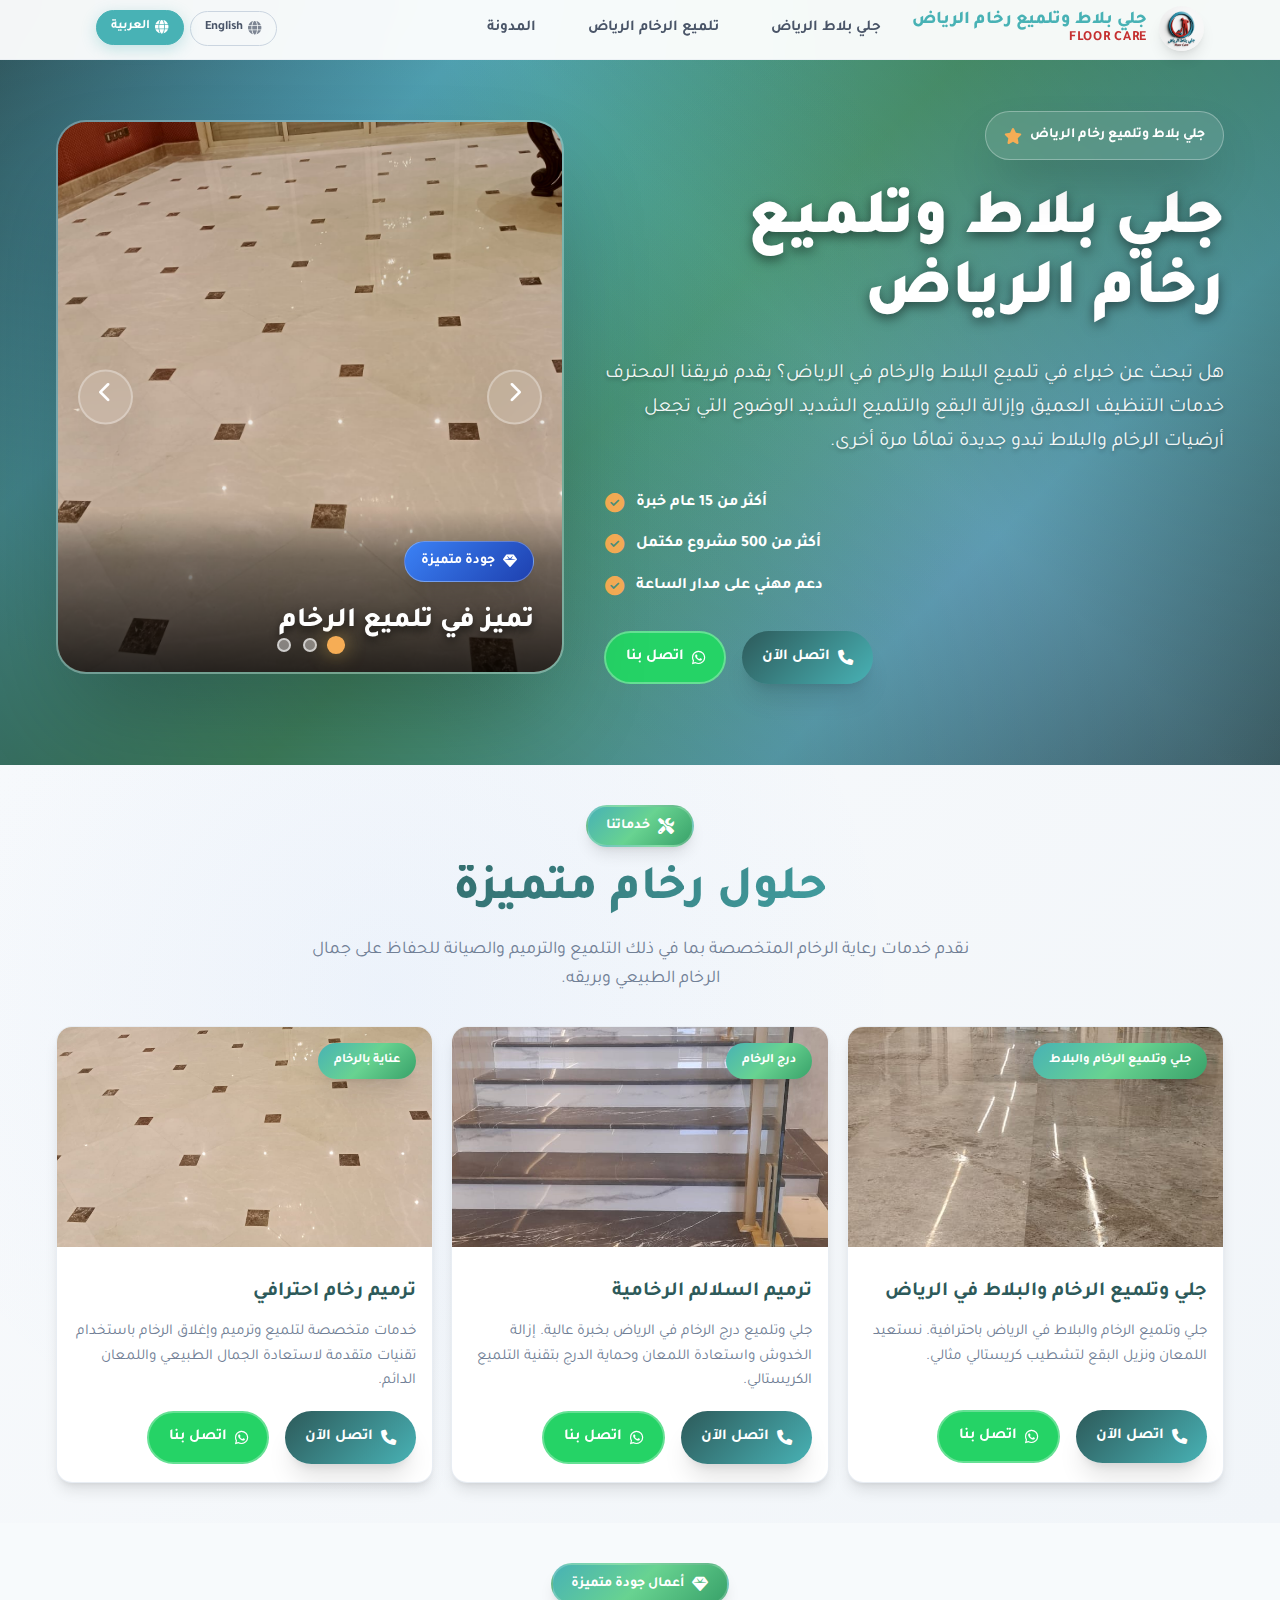
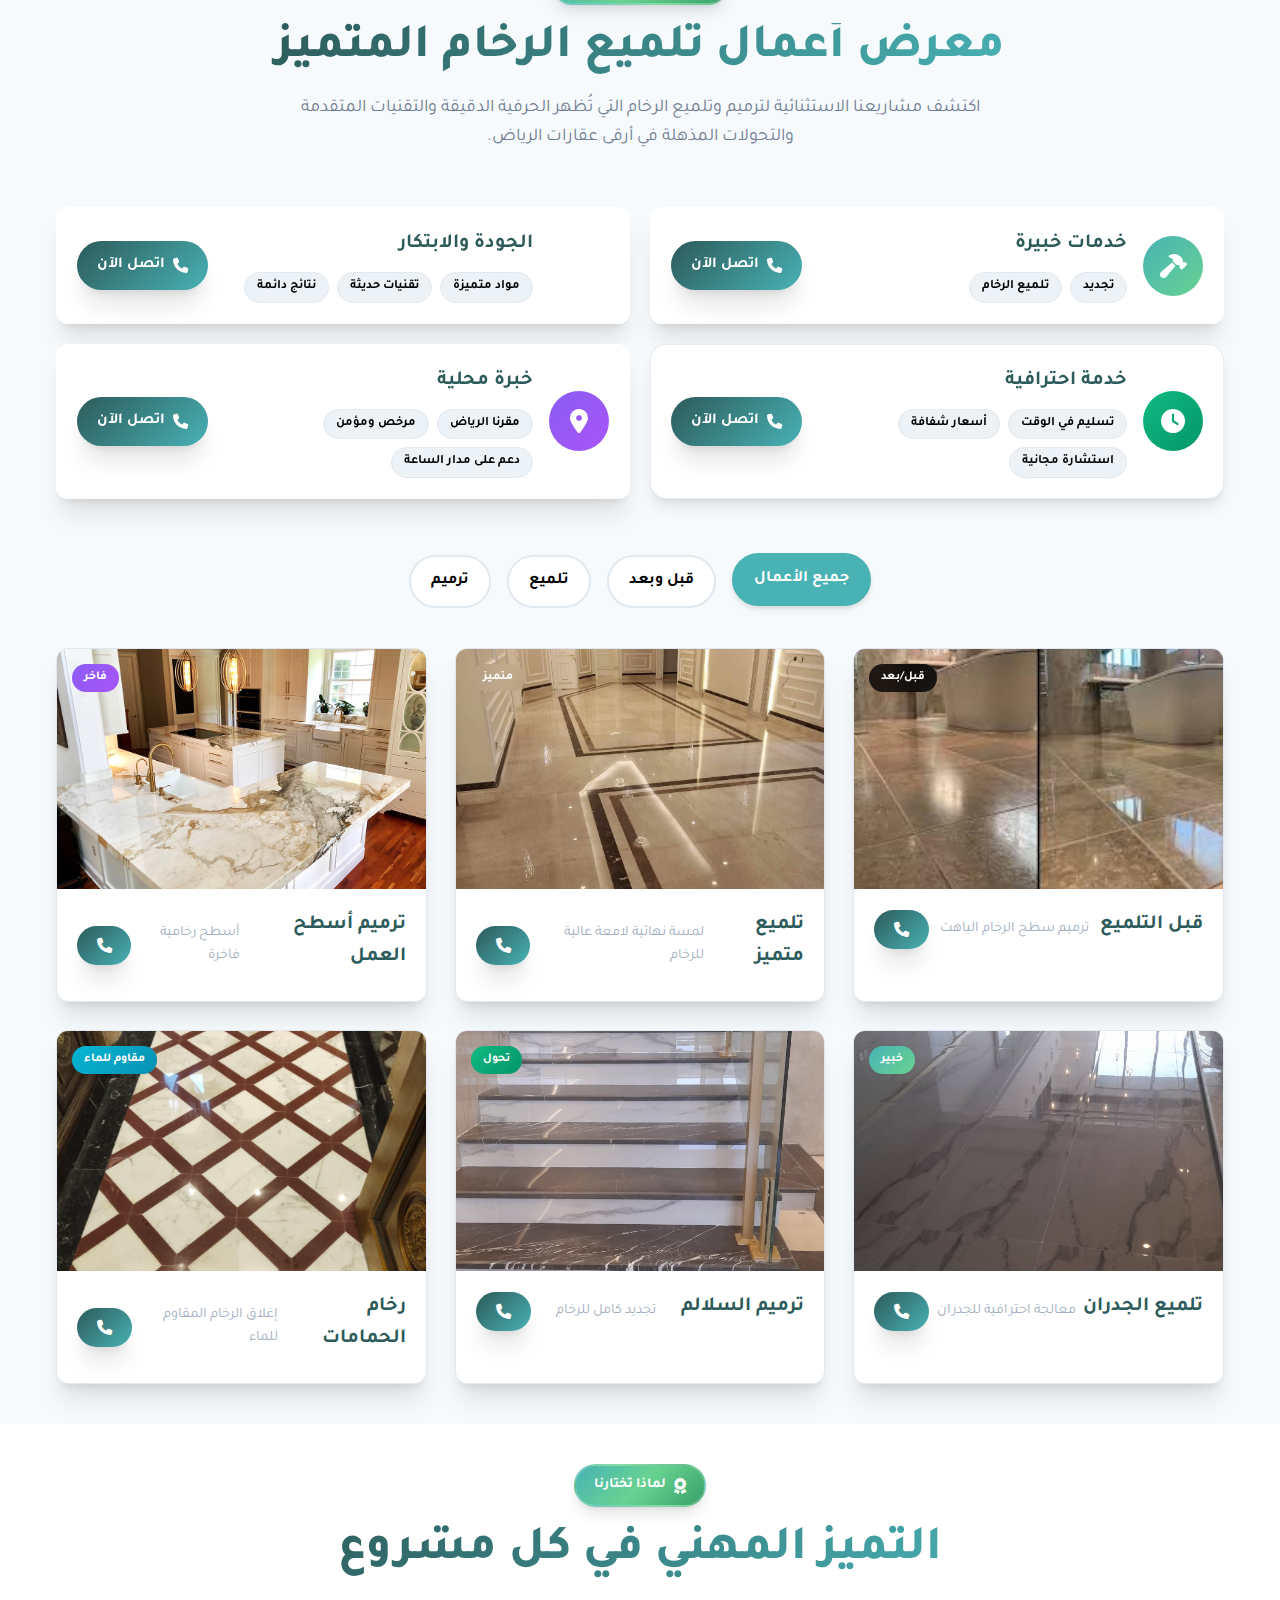
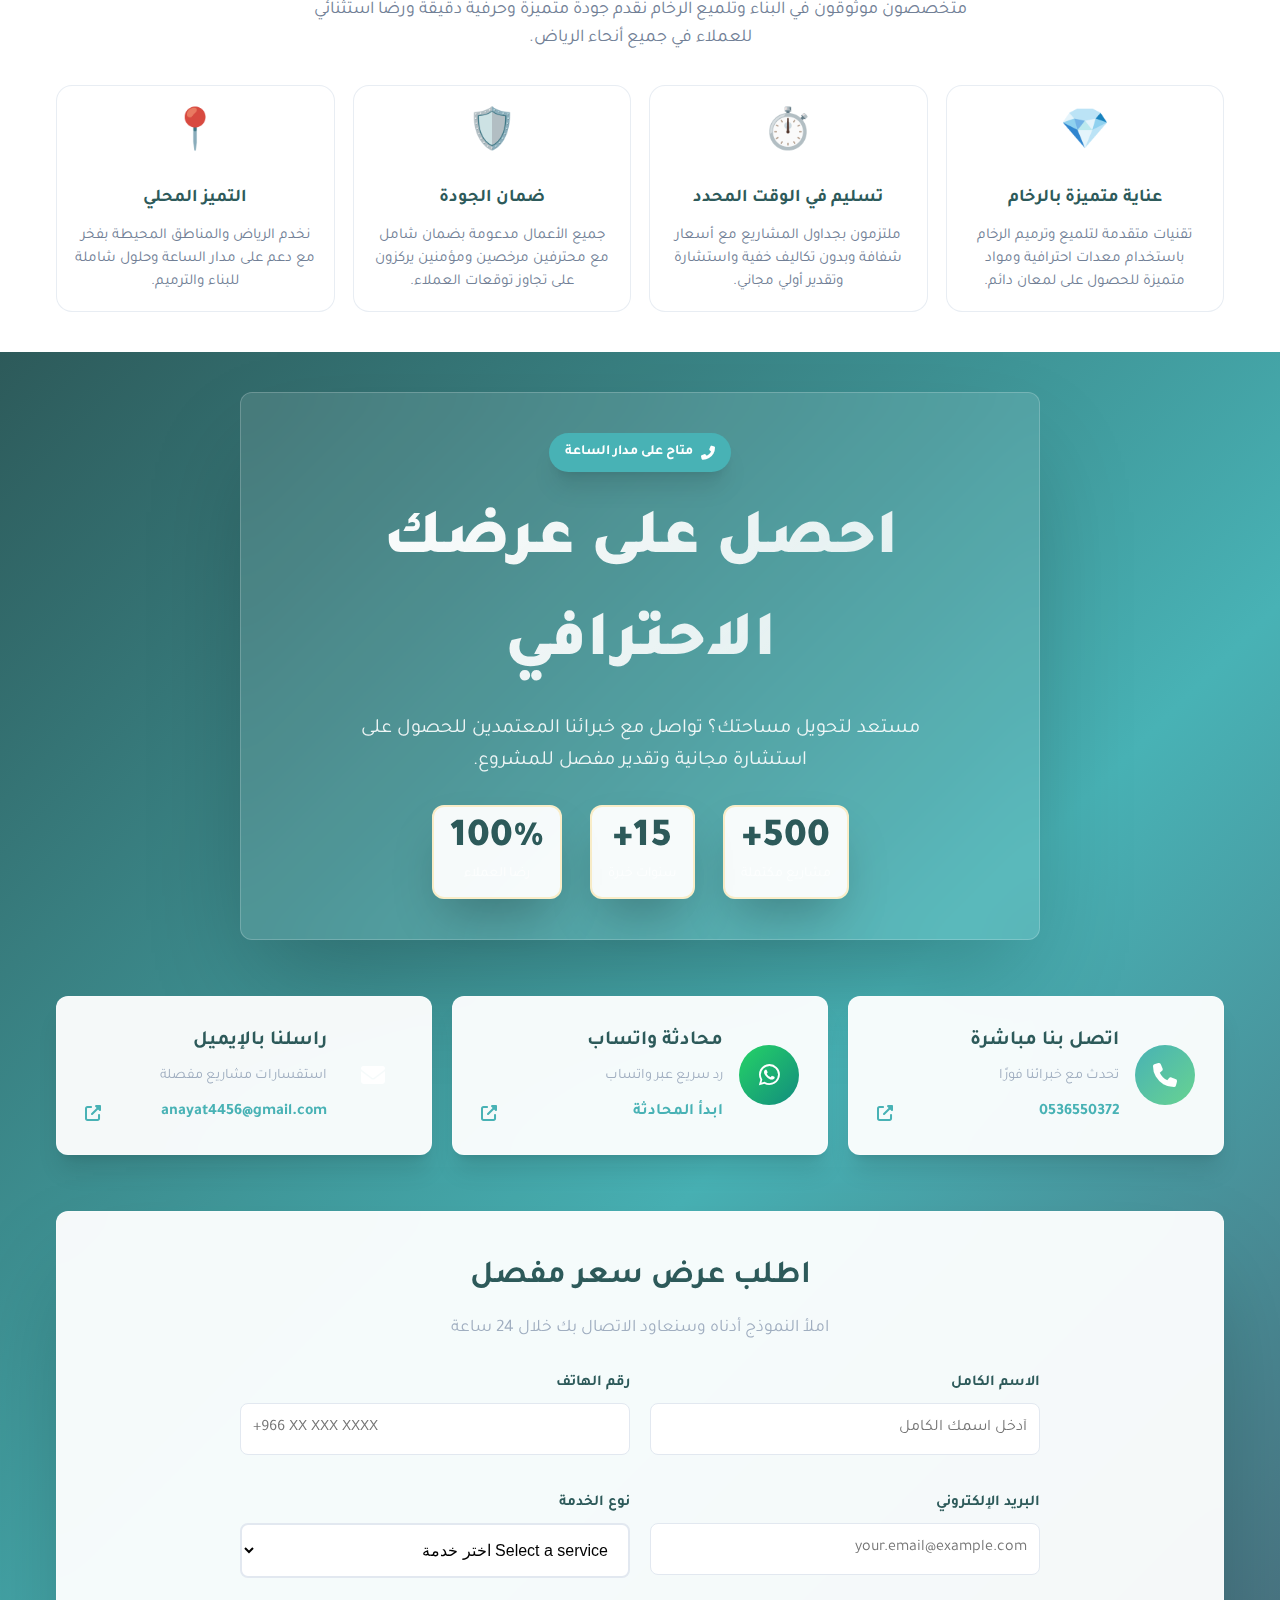
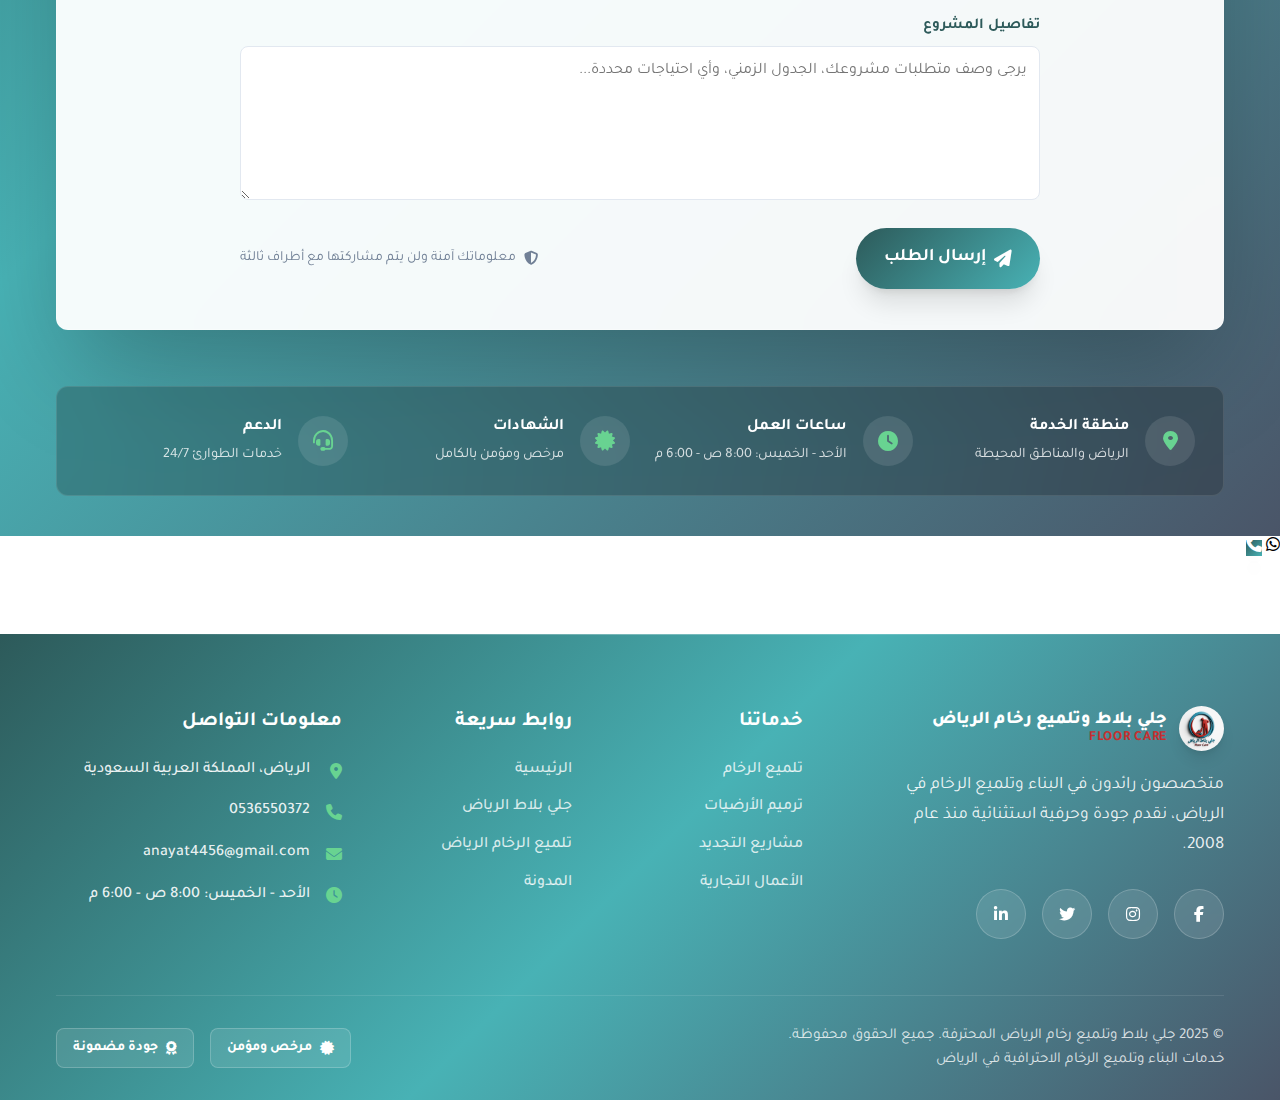
<file: index.html>
<!DOCTYPE html>
<html lang="ar" dir="rtl">

<head>
    <meta charset="UTF-8">
    <meta name="viewport" content="width=device-width, initial-scale=1.0">
    <meta name="description"
        content="Professional home &amp; building construction and marble polishing services in Riyadh. Expert renovation, floor restoration, and construction solutions.">
    <meta name="keywords"
        content="جلي بلاط وتلميع رخام, جلي رخام وبلاط في الرياض, جلي بلاط وتلميع رخام الرياض, تلميع الرخام الرياض, جلي وتلميع الرخام, تنظيف الرخام, تلميع الرخام بالكريستال, جلي رخام الرياض, تلميع بلاط الرياض, صاروخ جدار تلميع, جلي صبة, خرسان جلي, هوش بلاط جلي">

    <link rel="preconnect" href="https://fonts.googleapis.com/">
    <link rel="preconnect" href="https://fonts.gstatic.com/" crossorigin>
    <link rel="stylesheet" href="https://cdnjs.cloudflare.com/ajax/libs/font-awesome/6.4.0/css/all.min.css">
    <link rel="stylesheet" href="./assets/css/style.css" />
    <link rel="icon" type="image/png" href="favicon-96x96.png" sizes="96x96" />
    <link rel="icon" type="image/svg+xml" href="favicon.svg" />
    <link rel="shortcut icon" href="favicon.ico" />
    <link rel="apple-touch-icon" sizes="180x180" href="apple-touch-icon.png" />
    <link rel="manifest" href="site.webmanifest" />
    <title>marble_polish</title>
    <meta name="robots" content="max-image-preview:large">
    <style>
        body {
            line-height: 1.6;
            color: var(--dark-color);
            background-color: #ffffff;
            overflow-x: hidden;
        }

        .footer-logo .logo-title {
            color: #fff;
        }

        /* Language Content */


        .lang-content[data-lang="en"] {
            display: none;
        }

        .lang-content[data-lang="ar"] {
            display: inline;
        }

        .hero-lang-content[data-lang="en"] {
            display: none;
        }

        .hero-lang-content[data-lang="ar"] {
            display: block;
        }

        .en {
            display: none;
        }

        .ar {
            display: inline;
        }

        [dir="ltr"] .card-action,
        [dir='ltr'] .card-arrow,
        [dir='ltr'] .slider-btn {
            transform: scale(-1);
        }

        [dir="rtl"] .footer-section h4::after {
            left: unset;
            right: 0
        }

        .nav {
            width: 100%;
            margin-inline-start: 60px;
        }

        .language-toggle {
            margin-inline-start: auto;
        }

        .logo-title {
            width: max-content
        }

        @media screen and (max-width:768px) {
            .nav {
                width: auto;
                margin-inline-start: 0;
            }

            .language-toggle {
                margin-inline-start: 0;
            }
        }
    </style>
</head>

<body class="home blog wp-embed-responsive wp-theme-marble-polish-theme home-page lang-ar">

    <!-- Header -->
    <header class="header">
        <div class="container">
            <div class="header-container">
                <a href="./index.html">
                    <div class="logo">
                        <img src="./assets/images/app-logo.png" alt="Floor Care Logo" class="logo-icon">
                        <div class="logo-text">
                            <span class="logo-title">جلي بلاط وتلميع رخام الرياض</span>
                            <span class="logo-subtitle">Floor Care</span>
                        </div>
                    </div>
                </a>
                <nav class="nav">
                    <ul>
                        <li><a href="جلي-بلاط-الرياض.html">
                                <span class="lang-content" data-lang="en" style="display: none;">Marble Polishing</span>
                                <span class="lang-content" data-lang="ar">جلي بلاط الرياض</span>
                            </a></li>
                        <li><a href="تلميع-الرخام-الرياض.html">
                                <span class="lang-content" data-lang="en" style="display: none;">Marble Care</span>
                                <span class="lang-content" data-lang="ar">تلميع الرخام الرياض</span>
                            </a></li>
                        <li><a href="المدونة.html">
                                <span class="lang-content" data-lang="en" style="display: none;">Blog</span>
                                <span class="lang-content" data-lang="ar">المدونة</span>
                            </a></li>

                        <div class="language-toggle">
                            <button class="lang-btn" data-lang="en">
                                <i class="fas fa-globe"></i>
                                English
                            </button>
                            <button class="lang-btn active" data-lang="ar">
                                <i class="fas fa-globe"></i>
                                العربية
                            </button>
                        </div>
                    </ul>


                </nav>

                <button class="mobile-menu-toggle">
                    <span></span>
                    <span></span>
                    <span></span>
                </button>
            </div>
        </div>
    </header>

    <!-- Hero Section -->
    <section id="home" class="hero">
        <div class="hero-background"></div>
        <div class="hero-overlay"></div>

        <div class="container">
            <div class="hero-container">
                <!-- Language Toggle -->


                <div class="hero-content">
                    <div class="hero-text">

                        <!-- English Content -->
                        <div class="hero-lang-content" data-lang="en" style="display: none;">
                            <div class="hero-badge">
                                <i class="fas fa-star"></i>
                                Marble Specialists</span>
                            </div>
                            <h1 class="hero-title">Tile and marble polishing in Riyadh</h1>
                            <p class="hero-subtitle">Looking for expert tile and marble polishing in Riyadh?
                                Our professional team delivers deep cleaning, stain removal, and crystal-finish
                                polishing
                                that make your marble floors and tiles look brand new again.</p>

                            <div class="hero-highlights">
                                <div class="highlight-item">
                                    <i class="fas fa-check-circle"></i>
                                    <span>15+ Years Experience</span>
                                </div>
                                <div class="highlight-item">
                                    <i class="fas fa-check-circle"></i>
                                    <span>500+ Completed Projects</span>
                                </div>
                                <div class="highlight-item">
                                    <i class="fas fa-check-circle"></i>
                                    <span>24/7 Professional Support</span>
                                </div>
                            </div>

                            <div class="hero-buttons">
                                <a href="tel:0536550372" class="btn btn-primary hero-btn">
                                    <i class="fas fa-phone"></i>
                                    Call Now
                                </a>
                                <a href="https://wa.me/966536550372" class="btn btn-outline"
                                    style="background: #25d366;" target="_blank">
                                    <i class="fab fa-whatsapp"></i>
                                    For Whatsapp
                                </a>
                            </div>
                        </div>

                        <!-- Arabic Content -->
                        <div class="hero-lang-content" data-lang="ar">
                            <div class="hero-badge">
                                <i class="fas fa-star"></i>
                                <span>جلي بلاط وتلميع رخام الرياض</span>
                            </div>
                            <h1 class="hero-title">جلي بلاط وتلميع رخام الرياض</h1>
                            <p class="hero-subtitle">
                                هل تبحث عن خبراء في تلميع البلاط والرخام في الرياض؟
                                يقدم فريقنا المحترف خدمات التنظيف العميق وإزالة البقع والتلميع الشديد الوضوح
                                التي تجعل أرضيات الرخام والبلاط تبدو جديدة تمامًا مرة أخرى.
                            </p>

                            <div class="hero-highlights">
                                <div class="highlight-item">
                                    <i class="fas fa-check-circle"></i>
                                    <span>أكثر من 15 عام خبرة</span>
                                </div>
                                <div class="highlight-item">
                                    <i class="fas fa-check-circle"></i>
                                    <span>أكثر من 500 مشروع مكتمل</span>
                                </div>
                                <div class="highlight-item">
                                    <i class="fas fa-check-circle"></i>
                                    <span>دعم مهني على مدار الساعة</span>
                                </div>
                            </div>

                            <div class="hero-buttons">
                                <a href="tel:0536550372" class="btn btn-primary hero-btn">
                                    <i class="fas fa-phone"></i>
                                    اتصل الآن

                                </a>

                                <a href="https://wa.me/966536550372" class="btn btn-outline"
                                    style="background-color: #25d366;" target="_blank">
                                    <i class="fab fa-whatsapp"></i>
                                    اتصل بنا
                                </a>
                            </div>
                        </div>
                    </div>

                    <div class="hero-visual">
                        <div class="hero-slider-container">
                            <!-- Slider Controls -->
                            <div class="slider-controls">
                                <button class="slider-btn prev-btn">
                                    <i class="fas fa-chevron-right"></i>
                                </button>
                                <button class="slider-btn next-btn">
                                    <i class="fas fa-chevron-left"></i>
                                </button>
                            </div>

                            <!-- Slider Images -->
                            <div class="hero-slider">
                                <div class="slider-slide active">
                                    <img src="./assets/images/upload-1.jpg" alt="Professional Marble Polishing Work"
                                        class="slider-image">
                                    <div class="slide-content">
                                        <div class="slide-badge premium">
                                            <i class="fas fa-gem"></i>
                                            <span class="en" style="display: none;">Premium Quality</span>
                                            <span class="ar">جودة متميزة</span>
                                        </div>
                                        <h3 class="slide-title">
                                            <span class="en" style="display: none;">Marble Polishing Excellence</span>
                                            <span class="ar">تميز في تلميع الرخام</span>
                                        </h3>
                                    </div>
                                </div>

                                <div class="slider-slide">
                                    <img src="./assets/images/upload-23.jpg" alt="Luxury Marble Countertop"
                                        class="slider-image">
                                    <div class="slide-content">
                                        <div class="slide-badge luxury">
                                            <i class="fas fa-crown"></i>
                                            <span class="en" style="display: none;">Luxury Finish</span>
                                            <span class="ar">لمسة فاخرة</span>
                                        </div>
                                        <h3 class="slide-title">
                                            <span class="en" style="display: none;">Countertop Perfection</span>
                                            <span class="ar">كمال أسطح العمل</span>
                                        </h3>
                                    </div>
                                </div>



                                <div class="slider-slide">
                                    <img src="./assets/images/upload-1.png" alt="Bathroom Marble Sealing"
                                        class="slider-image">
                                    <div class="slide-content">
                                        <div class="slide-badge waterproof">
                                            <i class="fas fa-shield-alt"></i>
                                            <span class="en" style="display: none;">Waterproof Sealed</span>
                                            <span class="ar">مقاوم للماء</span>
                                        </div>
                                        <h3 class="slide-title">
                                            <span class="en" style="display: none;">Bathroom Marble Care</span>
                                            <span class="ar">عناية رخام الحمامات</span>
                                        </h3>
                                    </div>
                                </div>
                            </div>

                            <!-- Slider Dots -->
                            <div class="slider-dots">
                                <button class="dot active" data-slide="0"></button>
                                <button class="dot" data-slide="1"></button>
                                <button class="dot" data-slide="2"></button>

                            </div>
                        </div>
                    </div>
                </div>
            </div>
        </div>
    </section>



    <!-- Services Section -->
    <section id="services" class="services">
        <div class="container">
            <div class="section-header">
                <div class="section-badge">
                    <i class="fas fa-tools"></i>
                    <span class="lang-content" data-lang="en" style="display: none;">Our Services</span>
                    <span class="lang-content" data-lang="ar">خدماتنا</span>
                </div>
                <h2 class="section-title">
                    <span class="lang-content" data-lang="en" style="display: none;">Premium Marble Solutions</span>
                    <span class="lang-content" data-lang="ar">حلول رخام متميزة</span>
                </h2>
                <p class="section-subtitle">
                    <span class="lang-content" data-lang="en" style="display: none;">
                        We offer specialized marble care services including polishing, restoration, and maintenance
                        to preserve the natural beauty and shine of your marble surfaces.
                    </span>
                    <span class="lang-content" data-lang="ar">
                        نقدم خدمات رعاية الرخام المتخصصة بما في ذلك التلميع والترميم والصيانة
                        للحفاظ على جمال الرخام الطبيعي وبريقه.
                    </span>
                </p>

            </div>

            <div class="services-grid">

                <div class="service-card">
                    <img src="./assets/images/upload-2.jpg" alt="Marble Polishing Riyadh" class="service-image">
                    <div class="service-overlay">
                        <div class="service-badge">
                            <span class="lang-content" data-lang="en" style="display: none;">Marble & Tile
                                Polishing</span>
                            <span class="lang-content" data-lang="ar">جلي وتلميع الرخام والبلاط</span>
                        </div>
                    </div>
                    <div class="service-content">
                        <h3>
                            <span class="lang-content" data-lang="en" style="display: none;">
                                Marble & Tile Polishing Riyadh
                            </span>
                            <span class="lang-content" data-lang="ar">جلي وتلميع الرخام والبلاط في الرياض</span>
                        </h3>

                        <p style="min-height: 72px;">
                            <span class="lang-content" data-lang="en" style="display: none;">
                                Professional marble and tile grinding and polishing in Riyadh.
                                We restore shine, remove stains, and deliver flawless crystal marble finishing.
                            </span>
                            <span class="lang-content" data-lang="ar">
                                جلي وتلميع الرخام والبلاط في الرياض باحترافية.
                                نستعيد اللمعان ونزيل البقع لتشطيب كريستالي مثالي.
                            </span>
                        </p>
                        <div class="hero-buttons">
                            <a href="tel:0536550372" class="btn btn-primary hero-btn">
                                <i class="fas fa-phone"></i>
                                <span class="lang-content" data-lang="en" style="display: none;">For Call Now</span>
                                <span class="lang-content" data-lang="ar">اتصل الآن</span>

                            </a>

                            <a href="https://wa.me/966536550372" class="btn btn-outline"
                                style="background-color: #25d366;" target="_blank">
                                <i class="fab fa-whatsapp"></i>
                                <span class="lang-content" data-lang="en" style="display: none;">For Whatsapp</span>
                                <span class="lang-content" data-lang="ar">اتصل بنا
                                </span>
                            </a>
                        </div>
                    </div>
                </div>

                <div class="service-card">
                    <img src="./assets/images/upload-5.jpg" alt="Marble Stair Polishing Riyadh" class="service-image">
                    <div class="service-overlay">
                        <div class="service-badge">
                            <span class="lang-content" data-lang="en" style="display: none;">Marble Stairs</span>
                            <span class="lang-content" data-lang="ar">درج الرخام</span>
                        </div>
                    </div>
                    <div class="service-content">
                        <h3>
                            <span class="lang-content" data-lang="en" style="display: none;">
                                Marble Stair Restoration
                            </span>
                            <span class="lang-content" data-lang="ar">ترميم السلالم الرخامية</span>
                        </h3>
                        <p style="min-height: 72px;">
                            <span class="lang-content" data-lang="en" style="display: none;">
                                Expert marble stair grinding and polishing in Riyadh.
                                We remove scratches, restore shine, and protect marble steps with crystal finishing.
                            </span>
                            <span class="lang-content" data-lang="ar">
                                جلي وتلميع درج الرخام في الرياض بخبرة عالية.
                                إزالة الخدوش واستعادة اللمعان وحماية الدرج بتقنية التلميع الكريستالي.
                            </span>
                        </p>
                        <div class="hero-buttons">
                            <a href="tel:0536550372" class="btn btn-primary hero-btn">
                                <i class="fas fa-phone"></i>
                                <span class="lang-content" data-lang="en" style="display: none;">For Call Now</span>
                                <span class="lang-content" data-lang="ar">اتصل الآن</span>

                            </a>

                            <a href="https://wa.me/966536550372" class="btn btn-outline"
                                style="background-color: #25d366;" target="_blank">
                                <i class="fab fa-whatsapp"></i>
                                <span class="lang-content" data-lang="en" style="display: none;">For Whatsapp</span>
                                <span class="lang-content" data-lang="ar">اتصل بنا
                                </span>
                            </a>
                        </div>
                    </div>
                </div>


                <div class="service-card">
                    <img src="./assets/images/upload-1.jpg" alt="Marble Polishing" class="service-image">
                    <div class="service-overlay">
                        <div class="service-badge">
                            <span class="lang-content" data-lang="en" style="display: none;">Marble Care</span>
                            <span class="lang-content" data-lang="ar">عناية بالرخام</span>
                        </div>
                    </div>
                    <div class="service-content">
                        <h3>
                            <span class="lang-content" data-lang="en" style="display: none;">Professional Marble
                                Restoration</span>
                            <span class="lang-content" data-lang="ar">ترميم رخام احترافي</span>
                        </h3>
                        <p style="min-height: 72px;">
                            <span class="lang-content" data-lang="en" style="display: none;">Specialized marble
                                polishing, restoration, and
                                sealing services using advanced techniques to restore natural beauty and lasting
                                shine.</span>
                            <span class="lang-content" data-lang="ar">خدمات متخصصة لتلميع وترميم
                                وإغلاق الرخام باستخدام تقنيات متقدمة لاستعادة الجمال الطبيعي واللمعان الدائم.</span>
                        </p>
                        <div class="hero-buttons">
                            <a href="tel:0536550372" class="btn btn-primary hero-btn">
                                <i class="fas fa-phone"></i>
                                <span class="lang-content" data-lang="en" style="display: none;">For Call Now</span>
                                <span class="lang-content" data-lang="ar">اتصل الآن</span>

                            </a>

                            <a href="https://wa.me/966536550372" class="btn btn-outline"
                                style="background-color: #25d366;" target="_blank">
                                <i class="fab fa-whatsapp"></i>
                                <span class="lang-content" data-lang="en" style="display: none;">For Whatsapp</span>
                                <span class="lang-content" data-lang="ar">اتصل بنا
                                </span>
                            </a>
                        </div>
                    </div>
                </div>
            </div>
        </div>
    </section>

    <!-- Marble Gallery Section -->
    <section id="gallery" class="marble-gallery-section">
        <div class="container">
            <div class="section-header">
                <div class="section-badge">
                    <i class="fas fa-gem"></i>
                    <span class="lang-content" data-lang="en" style="display: none;">Premium Quality Work</span>
                    <span class="lang-content" data-lang="ar">أعمال جودة متميزة</span>
                </div>
                <h2 class="section-title">
                    <span class="lang-content" data-lang="en" style="display: none;">Our Elite Marble Polishing
                        Portfolio</span>
                    <span class="lang-content" data-lang="ar">معرض أعمال تلميع الرخام
                        المتميز</span>
                </h2>
                <p class="section-subtitle">
                    <span class="lang-content" data-lang="en" style="display: none;">Discover our exceptional marble
                        restoration and polishing
                        projects that showcase precision craftsmanship, advanced techniques, and stunning
                        transformations across Riyadh's finest properties.</span>
                    <span class="lang-content" data-lang="ar">اكتشف مشاريعنا الاستثنائية لترميم
                        وتلميع الرخام التي تُظهر الحرفية الدقيقة والتقنيات المتقدمة والتحولات المذهلة في أرقى عقارات
                        الرياض.</span>
                </p>
            </div>

            <!-- Modern Key Points -->
            <div class="modern-key-points">
                <div class="key-card expert-card">
                    <div class="card-icon">
                        <i class="fas fa-hammer"></i>
                    </div>
                    <div class="card-info">
                        <h4>
                            <span class="lang-content" data-lang="en" style="display: none;">Expert Services</span>
                            <span class="lang-content" data-lang="ar">خدمات خبيرة</span>
                        </h4>
                        <div class="key-features">
                            <span class="feature-tag">
                                <span class="lang-content" data-lang="en" style="display: none;">Renovation</span>
                                <span class="lang-content" data-lang="ar">تجديد</span>
                            </span>
                            <span class="feature-tag">
                                <span class="lang-content" data-lang="en" style="display: none;">Marble Polishing</span>
                                <span class="lang-content" data-lang="ar">تلميع الرخام</span>
                            </span>
                        </div>
                    </div>
                    <a href="tel:0536550372" class="btn btn-primary">
                        <i class="fas fa-phone"></i>
                        <span class="lang-content" data-lang="en" style="display: none;">For Call Now</span>
                        <span class="lang-content" data-lang="ar">اتصل الآن
                        </span>
                    </a>
                </div>

                <div class="key-card quality-card">
                    <div class="card-icon">
                        <i class="fas fa-gem"></i>
                    </div>
                    <div class="card-info">
                        <h4>
                            <span class="lang-content" data-lang="en" style="display: none;">Quality &amp;
                                Innovation</span>
                            <span class="lang-content" data-lang="ar">الجودة والابتكار</span>
                        </h4>
                        <div class="key-features">
                            <span class="feature-tag">
                                <span class="lang-content" data-lang="en" style="display: none;">Premium
                                    Materials</span>
                                <span class="lang-content" data-lang="ar">مواد متميزة</span>
                            </span>
                            <span class="feature-tag">
                                <span class="lang-content" data-lang="en" style="display: none;">Modern
                                    Techniques</span>
                                <span class="lang-content" data-lang="ar">تقنيات حديثة</span>
                            </span>
                            <span class="feature-tag">
                                <span class="lang-content" data-lang="en" style="display: none;">Lasting Results</span>
                                <span class="lang-content" data-lang="ar">نتائج دائمة</span>
                            </span>
                        </div>
                    </div>
                    <a href="tel:0536550372" class="btn btn-primary">
                        <i class="fas fa-phone"></i>
                        <span class="lang-content" data-lang="en" style="display: none;">For Call Now</span>
                        <span class="lang-content" data-lang="ar">اتصل الآن
                        </span>
                    </a>
                </div>

                <div class="key-card service-card">
                    <div class="card-icon">
                        <i class="fas fa-clock"></i>
                    </div>
                    <div class="card-info">
                        <h4>
                            <span class="lang-content" data-lang="en" style="display: none;">Professional Service</span>
                            <span class="lang-content" data-lang="ar">خدمة احترافية</span>
                        </h4>
                        <div class="key-features">
                            <span class="feature-tag">
                                <span class="lang-content" data-lang="en" style="display: none;">Timely Delivery</span>
                                <span class="lang-content" data-lang="ar">تسليم في الوقت</span>
                            </span>
                            <span class="feature-tag">
                                <span class="lang-content" data-lang="en" style="display: none;">Transparent
                                    Pricing</span>
                                <span class="lang-content" data-lang="ar">أسعار شفافة</span>
                            </span>
                            <span class="feature-tag">
                                <span class="lang-content" data-lang="en" style="display: none;">Free
                                    Consultation</span>
                                <span class="lang-content" data-lang="ar">استشارة مجانية</span>
                            </span>
                        </div>
                    </div>
                    <a href="tel:0536550372" class="btn btn-primary">
                        <i class="fas fa-phone"></i>
                        <span class="lang-content" data-lang="en" style="display: none;">For Call Now</span>
                        <span class="lang-content" data-lang="ar">اتصل الآن
                        </span>
                    </a>
                </div>

                <div class="key-card local-card">
                    <div class="card-icon">
                        <i class="fas fa-map-marker-alt"></i>
                    </div>
                    <div class="card-info">
                        <h4>
                            <span class="lang-content" data-lang="en" style="display: none;">Local Expertise</span>
                            <span class="lang-content" data-lang="ar">خبرة محلية</span>
                        </h4>
                        <div class="key-features">
                            <span class="feature-tag">
                                <span class="lang-content" data-lang="en" style="display: none;">Riyadh Based</span>
                                <span class="lang-content" data-lang="ar">مقرنا الرياض</span>
                            </span>
                            <span class="feature-tag">
                                <span class="lang-content" data-lang="en" style="display: none;">Licensed &amp;
                                    Insured</span>
                                <span class="lang-content" data-lang="ar">مرخص ومؤمن</span>
                            </span>
                            <span class="feature-tag">
                                <span class="lang-content" data-lang="en" style="display: none;">24/7 Support</span>
                                <span class="lang-content" data-lang="ar">دعم على مدار
                                    الساعة</span>
                            </span>
                        </div>
                    </div>
                    <a href="tel:0536550372" class="btn btn-primary">
                        <i class="fas fa-phone"></i>
                        <span class="lang-content" data-lang="en" style="display: none;">For Call Now</span>
                        <span class="lang-content" data-lang="ar">اتصل الآن
                        </span>
                    </a>
                </div>
            </div>

            <div class="gallery-filters">
                <button class="filter-btn active" data-filter="all">
                    <span class="lang-content" data-lang="en" style="display: none;">All Work</span>
                    <span class="lang-content" data-lang="ar">جميع الأعمال</span>
                </button>
                <button class="filter-btn" data-filter="before-after">
                    <span class="lang-content" data-lang="en" style="display: none;">Before &amp; After</span>
                    <span class="lang-content" data-lang="ar">قبل وبعد</span>
                </button>
                <button class="filter-btn" data-filter="polishing">
                    <span class="lang-content" data-lang="en" style="display: none;">Polishing</span>
                    <span class="lang-content" data-lang="ar">تلميع</span>
                </button>
                <button class="filter-btn" data-filter="restoration">
                    <span class="lang-content" data-lang="en" style="display: none;">Restoration</span>
                    <span class="lang-content" data-lang="ar">ترميم</span>
                </button>
            </div>

            <div class="marble-gallery-modern">
                <div class="gallery-card professional-card" data-category="before-after">
                    <div class="card-image-wrapper">
                        <img src="./assets/images/upload-17.jpg" alt="Marble Floor Before Polishing" loading="lazy">
                        <div class="card-badge lang-content" data-lang="en" style="display: none;">after/before</div>
                        <div class="card-badge lang-content" data-lang="ar">قبل/بعد</div>
                    </div>
                    <div class="card-content">
                        <h4>
                            <span class="lang-content" data-lang="en" style="display: none;">Before Polishing</span>
                            <span class="lang-content" data-lang="ar">قبل التلميع</span>
                        </h4>
                        <p>
                            <span class="lang-content" data-lang="en" style="display: none;">Dull marble surface
                                restoration</span>
                            <span class="lang-content" data-lang="ar">ترميم سطح الرخام
                                الباهت</span>
                        </p>
                        <a href="tel:0536550372" class="btn btn-primary">
                            <i class="fas fa-phone"></i>
                        </a>
                    </div>
                </div>

                <div class="gallery-card professional-card" data-category="polishing">
                    <div class="card-image-wrapper">
                        <img src="./assets/images/upload-3.jpg" alt="Polished Marble Floor" loading="lazy">
                        <div class="card-badge premium lang-content" data-lang="ar">متميز</div>
                        <div class="card-badge premium lang-content" data-lang="en" style="display: none;">Premium</div>
                    </div>
                    <div class="card-content">
                        <h4>
                            <span class="lang-content" data-lang="en" style="display: none;">Premium Polishing</span>
                            <span class="lang-content" data-lang="ar">تلميع متميز</span>
                        </h4>
                        <p>
                            <span class="lang-content" data-lang="en" style="display: none;">High-gloss marble
                                finish</span>
                            <span class="lang-content" data-lang="ar">لمسة نهائية لامعة عالية
                                للرخام</span>
                        </p>
                        <a href="tel:0536550372" class="btn btn-primary">
                            <i class="fas fa-phone"></i>
                        </a>
                    </div>
                </div>

                <div class="gallery-card professional-card" data-category="restoration">
                    <div class="card-image-wrapper">
                        <img src="./assets/images/upload-23.jpg" alt="Marble Countertop Restoration" loading="lazy">
                        <div class="card-badge luxury lang-content" data-lang="en" style="display: none;">Luxurious
                        </div>
                        <div class="card-badge luxury lang-content" data-lang="ar">فاخر</div>
                    </div>
                    <div class="card-content">
                        <h4>
                            <span class="lang-content" data-lang="en" style="display: none;">Countertop
                                Restoration</span>
                            <span class="lang-content" data-lang="ar">ترميم أسطح العمل</span>
                        </h4>
                        <p>
                            <span class="lang-content" data-lang="en" style="display: none;">Luxury marble
                                surfaces</span>
                            <span class="lang-content" data-lang="ar">أسطح رخامية فاخرة</span>
                        </p>
                        <a href="tel:0536550372" class="btn btn-primary">
                            <i class="fas fa-phone"></i>
                        </a>
                    </div>
                </div>

                <div class="gallery-card professional-card" data-category="polishing">
                    <div class="card-image-wrapper">
                        <img src="assets/images/upload-4.jpg" alt="Marble Wall Polishing" loading="lazy">
                        <div class="card-badge expert lang-content" data-lang="ar">خبير</div>
                        <div class="card-badge expert lang-content" data-lang="en" style="display: none;">Expert</div>

                    </div>
                    <div class="card-content">
                        <h4>
                            <span class="lang-content" data-lang="en" style="display: none;">Wall Polishing</span>
                            <span class="lang-content" data-lang="ar">تلميع الجدران</span>
                        </h4>
                        <p>
                            <span class="lang-content" data-lang="en" style="display: none;">Professional wall
                                treatment</span>
                            <span class="lang-content" data-lang="ar">معالجة احترافية
                                للجدران</span>
                        </p>
                        <a href="tel:0536550372" class="btn btn-primary">
                            <i class="fas fa-phone"></i>

                        </a>
                    </div>
                </div>

                <div class="gallery-card professional-card" data-category="before-after">
                    <div class="card-image-wrapper">
                        <img src="./assets/images/upload-5.jpg" alt="Marble Staircase Before" loading="lazy">
                        <div class="card-badge transformation lang-content" data-lang="en" style="display: none;">
                            Transformation</div>
                        <div class="card-badge transformation lang-content" data-lang="ar">تحول</div>
                    </div>
                    <div class="card-content">
                        <h4>
                            <span class="lang-content" data-lang="en" style="display: none;">Staircase
                                Restoration</span>
                            <span class="lang-content" data-lang="ar">ترميم السلالم</span>
                        </h4>
                        <p>
                            <span class="lang-content" data-lang="en" style="display: none;">Complete marble
                                renewal</span>
                            <span class="lang-content" data-lang="ar">تجديد كامل للرخام</span>
                        </p>
                        <a href="tel:0536550372" class="btn btn-primary">
                            <i class="fas fa-phone"></i>

                        </a>
                    </div>
                </div>

                <div class="gallery-card professional-card" data-category="restoration">
                    <div class="card-image-wrapper">
                        <img src="./assets/images/upload-6.jpg" alt="Marble Bathroom Restoration" loading="lazy">
                        <div class="card-badge waterproof lang-content" data-lang="en" style="display: none;">waterproof
                        </div>
                        <div class="card-badge waterproof lang-content" data-lang="ar">مقاوم للماء</div>
                    </div>
                    <div class="card-content">
                        <h4>
                            <span class="lang-content" data-lang="en" style="display: none;">Bathroom Marble</span>
                            <span class="lang-content" data-lang="ar">رخام الحمامات</span>
                        </h4>
                        <p>
                            <span class="lang-content" data-lang="en" style="display: none;">Waterproof marble
                                sealing</span>
                            <span class="lang-content" data-lang="ar">إغلاق الرخام المقاوم
                                للماء</span>
                        </p>
                        <a href="tel:0536550372" class="btn btn-primary">
                            <i class="fas fa-phone"></i>

                        </a>
                    </div>
                </div>
            </div>
        </div>
    </section>
    <!-- Features Section -->
    <section class="features">
        <div class="container">
            <div class="section-header">
                <div class="section-badge">
                    <i class="fas fa-award"></i>
                    <span class="lang-content" data-lang="en" style="display: none;">Why Choose Us</span>
                    <span class="lang-content" data-lang="ar">لماذا تختارنا</span>
                </div>
                <h2 class="section-title">
                    <span class="lang-content" data-lang="en" style="display: none;">Professional Excellence in Every
                        Project</span>
                    <span class="lang-content" data-lang="ar">التميز المهني في كل مشروع</span>
                </h2>
                <p class="section-subtitle">
                    <span class="lang-content" data-lang="en" style="display: none;">Trusted construction and marble
                        polishing specialists
                        delivering premium quality, precision craftsmanship, and exceptional customer satisfaction
                        throughout Riyadh.</span>
                    <span class="lang-content" data-lang="ar">متخصصون موثوقون في البناء وتلميع
                        الرخام نقدم جودة متميزة وحرفية دقيقة ورضا استثنائي للعملاء في جميع أنحاء الرياض.</span>
                </p>
            </div>

            <div class="features-grid">

                <div class="feature-card">
                    <div class="feature-icon">💎</div>
                    <h3>
                        <span class="lang-content" data-lang="en" style="display: none;">Premium Marble Care</span>
                        <span class="lang-content" data-lang="ar">عناية متميزة بالرخام</span>
                    </h3>
                    <p>
                        <span class="lang-content" data-lang="en" style="display: none;">Advanced marble polishing and
                            restoration techniques
                            using professional-grade equipment and premium materials for lasting brilliance.</span>
                        <span class="lang-content" data-lang="ar">تقنيات متقدمة لتلميع وترميم
                            الرخام باستخدام معدات احترافية ومواد متميزة للحصول على لمعان دائم.</span>
                    </p>
                </div>


                <div class="feature-card">
                    <div class="feature-icon">⏱️</div>
                    <h3>
                        <span class="lang-content" data-lang="en" style="display: none;">On-Time Delivery</span>
                        <span class="lang-content" data-lang="ar">تسليم في الوقت المحدد</span>
                    </h3>
                    <p>
                        <span class="lang-content" data-lang="en" style="display: none;">Committed to project schedules
                            with transparent
                            pricing, no hidden costs, and complimentary initial consultation and estimates.</span>
                        <span class="lang-content" data-lang="ar">ملتزمون بجداول المشاريع مع
                            أسعار شفافة وبدون تكاليف خفية واستشارة وتقدير أولي مجاني.</span>
                    </p>
                </div>

                <div class="feature-card">
                    <div class="feature-icon">🛡️</div>
                    <h3>
                        <span class="lang-content" data-lang="en" style="display: none;">Quality Assurance</span>
                        <span class="lang-content" data-lang="ar">ضمان الجودة</span>
                    </h3>
                    <p>
                        <span class="lang-content" data-lang="en" style="display: none;">All work backed by
                            comprehensive warranty with
                            licensed, insured professionals focused on exceeding client expectations.</span>
                        <span class="lang-content" data-lang="ar">جميع الأعمال مدعومة بضمان شامل
                            مع محترفين مرخصين ومؤمنين يركزون على تجاوز توقعات العملاء.</span>
                    </p>
                </div>

                <div class="feature-card">
                    <div class="feature-icon">📍</div>
                    <h3>
                        <span class="lang-content" data-lang="en" style="display: none;">Local Excellence</span>
                        <span class="lang-content" data-lang="ar">التميز المحلي</span>
                    </h3>
                    <p>
                        <span class="lang-content" data-lang="en" style="display: none;">Proudly serving Riyadh and
                            surrounding regions with
                            24/7 support and comprehensive construction and restoration solutions.</span>
                        <span class="lang-content" data-lang="ar">نخدم الرياض والمناطق المحيطة
                            بفخر مع دعم على مدار الساعة وحلول شاملة للبناء والترميم.</span>
                    </p>
                </div>
            </div>
        </div>
    </section>
    <!-- Contact Section -->
    <section id="contact" class="contact">
        <div class="container">
            <!-- Contact Header -->
            <div class="contact-header-modern">
                <div class="contact-intro-card">
                    <div class="intro-badge">
                        <i class="fas fa-phone-alt"></i>
                        <span class="lang-content" data-lang="en" style="display: none;">24/7 Available</span>
                        <span class="lang-content" data-lang="ar">متاح على مدار الساعة</span>
                    </div>
                    <h2 class="contact-main-title">
                        <span class="lang-content" data-lang="en" style="display: none;">Get Your Professional
                            Quote</span>
                        <span class="lang-content" data-lang="ar">احصل على عرضك الاحترافي</span>
                    </h2>
                    <p class="contact-main-subtitle">
                        <span class="lang-content" data-lang="en" style="display: none;">Ready to transform your space?
                            Connect with our
                            certified experts for a free consultation and detailed project estimate.</span>
                        <span class="lang-content" data-lang="ar">مستعد لتحويل مساحتك؟ تواصل مع
                            خبرائنا المعتمدين للحصول على استشارة مجانية وتقدير مفصل للمشروع.</span>
                    </p>

                    <div class="quick-stats">
                        <div class="stat-item">
                            <div class="stat-number">500+</div>
                            <div class="stat-text">
                                <span class="lang-content" data-lang="en" style="display: none;">Completed
                                    Projects</span>
                                <span class="lang-content" data-lang="ar">مشاريع مكتملة</span>
                            </div>
                        </div>
                        <div class="stat-item">
                            <div class="stat-number">15+</div>
                            <div class="stat-text">
                                <span class="lang-content" data-lang="en" style="display: none;">Years Experience</span>
                                <span class="lang-content" data-lang="ar">سنوات خبرة</span>
                            </div>
                        </div>
                        <div class="stat-item">
                            <div class="stat-number">100%</div>
                            <div class="stat-text">
                                <span class="lang-content" data-lang="en" style="display: none;">Client
                                    Satisfaction</span>
                                <span class="lang-content" data-lang="ar">رضا العملاء</span>
                            </div>
                        </div>
                    </div>
                </div>
            </div>

            <div class="contact-methods">
                <a href="tel:0536550372" class="method-card phone-card">
                    <div class="method-icon">
                        <i class="fas fa-phone"></i>
                    </div>
                    <div class="method-content">
                        <h3>
                            <span class="lang-content" data-lang="en" style="display: none;">Call Us Directly</span>
                            <span class="lang-content" data-lang="ar" style="display: inline;">اتصل بنا مباشرة</span>
                        </h3>
                        <p>
                            <span class="lang-content" data-lang="en" style="display: none;">Speak with our experts
                                instantly</span>
                            <span class="lang-content" data-lang="ar" style="display: inline;">تحدث مع خبرائنا
                                فورًا</span>
                        </p>
                        <div class="method-action">
                            <span>0536550372</span>
                            <i class="fas fa-external-link-alt"></i>
                        </div>
                    </div>
                </a>

                <a href="https://wa.me/+96536550372" target="_blank" class="method-card whatsapp-card">
                    <div class="method-icon">
                        <i class="fab fa-whatsapp"></i>
                    </div>
                    <div class="method-content">
                        <h3>
                            <span class="lang-content" data-lang="en" style="display: none;">WhatsApp Chat</span>
                            <span class="lang-content" data-lang="ar" style="display: inline;">محادثة واتساب</span>
                        </h3>
                        <p>
                            <span class="lang-content" data-lang="en" style="display: none;">Quick response via
                                WhatsApp</span>
                            <span class="lang-content" data-lang="ar" style="display: inline;">رد سريع عبر واتساب</span>
                        </p>
                        <div class="method-action">
                            <span class="lang-content" data-lang="en" style="display: none;">Start Chat</span>
                            <span class="lang-content" data-lang="ar" style="display: inline;">ابدأ المحادثة</span>
                            <i class="fas fa-external-link-alt"></i>
                        </div>
                    </div>
                </a>

                <a href="mailto:anayat4456@gmail.com" class="method-card email-card">
                    <div class="method-icon">
                        <i class="fas fa-envelope"></i>
                    </div>
                    <div class="method-content">
                        <h3>
                            <span class="lang-content" data-lang="en" style="display: none;">Email Us</span>
                            <span class="lang-content" data-lang="ar" style="display: inline;">راسلنا بالإيميل</span>
                        </h3>
                        <p>
                            <span class="lang-content" data-lang="en" style="display: none;">Detailed project
                                inquiries</span>
                            <span class="lang-content" data-lang="ar" style="display: inline;">استفسارات مشاريع
                                مفصلة</span>
                        </p>
                        <div class="method-action">
                            <span>anayat4456@gmail.com</span>
                            <i class="fas fa-external-link-alt"></i>
                        </div>
                    </div>
                </a>
            </div>


            <!-- Contact Form -->
            <div class="contact-form-section">
                <div class="form-header">
                    <h3>
                        <span class="lang-content" data-lang="en" style="display: none;">Request a Detailed Quote</span>
                        <span class="lang-content" data-lang="ar">اطلب عرض سعر مفصل</span>
                    </h3>
                    <p>
                        <span class="lang-content" data-lang="en" style="display: none;">Fill out the form below and
                            we'll get back
                            to you within 24 hours</span>
                        <span class="lang-content" data-lang="ar">املأ النموذج أدناه وسنعاود الاتصال بك خلال 24
                            ساعة</span>
                    </p>
                </div>

                <form class="modern-contact-form">
                    <div class="form-row">
                        <div class="form-group">
                            <label for="name">
                                <span class="lang-content" data-lang="en" style="display: none;">Full Name</span>
                                <span class="lang-content" data-lang="ar">الاسم الكامل</span>
                            </label>
                            <input type="text" id="name" name="name" placeholder="أدخل اسمك الكامل"
                                data-placeholder-en="Enter your full name" data-placeholder-ar="أدخل اسمك الكامل"
                                required>
                        </div>
                        <div class="form-group">
                            <label for="phone">
                                <span class="lang-content" data-lang="en" style="display: none;">Phone Number</span>
                                <span class="lang-content" data-lang="ar">رقم الهاتف</span>
                            </label>
                            <input type="tel" id="phone" name="phone" placeholder="+966 XX XXX XXXX"
                                data-placeholder-en="+966 XX XXX XXXX" data-placeholder-ar="+966 XX XXX XXXX" required>
                        </div>
                    </div>

                    <div class="form-row">
                        <div class="form-group">
                            <label for="email">
                                <span class="lang-content" data-lang="en" style="display: none;">Email Address</span>
                                <span class="lang-content" data-lang="ar">البريد الإلكتروني</span>
                            </label>
                            <input type="email" id="email" name="email" placeholder="your.email@example.com"
                                data-placeholder-en="your.email@example.com"
                                data-placeholder-ar="your.email@example.com" required>
                        </div>
                        <div class="form-group">
                            <label for="service">
                                <span class="lang-content" data-lang="en" style="display: none;">Service Type</span>
                                <span class="lang-content" data-lang="ar">نوع الخدمة</span>
                            </label>
                            <select id="service" name="service" required>
                                <option value="">
                                    <span class="lang-content" data-lang="en" style="display: none;">Select a
                                        service</span>
                                    <span class="lang-content" data-lang="ar">اختر خدمة</span>
                                </option>
                                <option value="renovation">
                                    <span class="lang-content" data-lang="en" style="display: none;">Renovation &
                                        Remodeling</span>
                                    <span class="lang-content" data-lang="ar">تجديد وتحديث</span>
                                </option>
                                <option value="marble">
                                    <span class="lang-content" data-lang="en" style="display: none;">Marble
                                        Polishing</span>
                                    <span class="lang-content" data-lang="ar">تلميع الرخام</span>
                                </option>
                                <option value="restoration">
                                    <span class="lang-content" data-lang="en" style="display: none;">Marble
                                        Restoration</span>
                                    <span class="lang-content" data-lang="ar">ترميم الرخام</span>
                                </option>
                                <option value="commercial">
                                    <span class="lang-content" data-lang="en" style="display: none;">Commercial
                                        Projects</span>
                                    <span class="lang-content" data-lang="ar">مشاريع تجارية</span>
                                </option>
                                <option value="consultation">
                                    <span class="lang-content" data-lang="en" style="display: none;">Free
                                        Consultation</span>
                                    <span class="lang-content" data-lang="ar">استشارة مجانية</span>
                                </option>
                            </select>
                        </div>
                    </div>

                    <div class="form-group full-width">
                        <label for="message">
                            <span class="lang-content" data-lang="en" style="display: none;">Project Details</span>
                            <span class="lang-content" data-lang="ar">تفاصيل المشروع</span>
                        </label>
                        <textarea id="message" name="message" rows="5"
                            placeholder="يرجى وصف متطلبات مشروعك، الجدول الزمني، وأي احتياجات محددة..."
                            data-placeholder-en="Please describe your project requirements, timeline, and any specific needs..."
                            data-placeholder-ar="يرجى وصف متطلبات مشروعك، الجدول الزمني، وأي احتياجات محددة..."
                            required></textarea>
                    </div>

                    <div class="form-actions">
                        <button type="submit" class="btn btn-primary form-submit">
                            <i class="fas fa-paper-plane"></i>
                            <span class="lang-content" data-lang="en" style="display: none;">Send Request</span>
                            <span class="lang-content" data-lang="ar">إرسال الطلب</span>
                        </button>
                        <div class="form-note">
                            <i class="fas fa-shield-alt"></i>
                            <span class="lang-content" data-lang="en" style="display: none;">Your information is secure
                                and will not
                                be shared with third parties</span>
                            <span class="lang-content" data-lang="ar">معلوماتك آمنة ولن يتم مشاركتها مع أطراف
                                ثالثة</span>
                        </div>
                    </div>
                </form>
            </div>

            <!-- Additional Info -->
            <div class="contact-additional-info">
                <div class="info-grid">
                    <div class="info-item">
                        <div class="info-icon">
                            <i class="fas fa-map-marker-alt"></i>
                        </div>
                        <div class="info-content">
                            <h4>
                                <span class="lang-content" data-lang="en" style="display: none;">Service Area</span>
                                <span class="lang-content" data-lang="ar">منطقة الخدمة</span>
                            </h4>
                            <p>
                                <span class="lang-content" data-lang="en" style="display: none;">Riyadh & Surrounding
                                    Areas</span>
                                <span class="lang-content" data-lang="ar">الرياض والمناطق المحيطة</span>
                            </p>
                        </div>
                    </div>

                    <div class="info-item">
                        <div class="info-icon">
                            <i class="fas fa-clock"></i>
                        </div>
                        <div class="info-content">
                            <h4>
                                <span class="lang-content" data-lang="en" style="display: none;">Business Hours</span>
                                <span class="lang-content" data-lang="ar">ساعات العمل</span>
                            </h4>
                            <p>
                                <span class="lang-content" data-lang="en" style="display: none;">Sun - Thu: 8:00 AM -
                                    6:00 PM</span>
                                <span class="lang-content" data-lang="ar">الأحد - الخميس: 8:00 ص - 6:00 م</span>
                            </p>
                        </div>
                    </div>

                    <div class="info-item">
                        <div class="info-icon">
                            <i class="fas fa-certificate"></i>
                        </div>
                        <div class="info-content">
                            <h4>
                                <span class="lang-content" data-lang="en" style="display: none;">Credentials</span>
                                <span class="lang-content" data-lang="ar">الشهادات</span>
                            </h4>
                            <p>
                                <span class="lang-content" data-lang="en" style="display: none;">Licensed & Fully
                                    Insured</span>
                                <span class="lang-content" data-lang="ar">مرخص ومؤمن بالكامل</span>
                            </p>
                        </div>
                    </div>

                    <div class="info-item">
                        <div class="info-icon">
                            <i class="fas fa-headset"></i>
                        </div>
                        <div class="info-content">
                            <h4>
                                <span class="lang-content" data-lang="en" style="display: none;">Support</span>
                                <span class="lang-content" data-lang="ar">الدعم</span>
                            </h4>
                            <p>
                                <span class="lang-content" data-lang="en" style="display: none;">24/7 Emergency
                                    Services</span>
                                <span class="lang-content" data-lang="ar">خدمات الطوارئ 24/7</span>
                            </p>
                        </div>
                    </div>
                </div>
            </div>
        </div>
    </section>

    <div class="floating-buttons">
        <a href="https://wa.me/966536550372" target="_blank" class="btn-icon whatsapp">
            <i class="fab fa-whatsapp"></i>
        </a>
        <a href="tel:0536550372" class="btn-icon btn-primary">
            <i class="fas fa-phone"></i>
        </a>
    </div>


    <!-- Footer -->
    <footer class="footer">
        <div class="footer-bg"></div>
        <div class="container">
            <div class="footer-main">
                <div class="footer-brand">
                    <div class="footer-logo">
                        <div class="logo">
                            <img src="./assets/images/app-logo.png" alt="Floor Care Logo" class="logo-icon">
                            <div class="logo-text">
                                <span class="logo-title">جلي بلاط وتلميع رخام الرياض</span>
                                <span class="logo-subtitle">Floor Care</span>
                            </div>
                        </div>
                    </div>
                    <p class="footer-description">
                        <span class="lang-content" data-lang="en" style="display: none;">Leading construction and marble
                            polishing specialists
                            in Riyadh, delivering exceptional quality and craftsmanship since 2008.</span>
                        <span class="lang-content" data-lang="ar">متخصصون رائدون في البناء وتلميع
                            الرخام في الرياض، نقدم جودة وحرفية استثنائية منذ عام 2008.</span>
                    </p>
                    <div class="footer-social">
                        <a href="#" class="social-link"><i class="fab fa-facebook-f"></i></a>
                        <a href="#" class="social-link"><i class="fab fa-instagram"></i></a>
                        <a href="#" class="social-link"><i class="fab fa-twitter"></i></a>
                        <a href="#" class="social-link"><i class="fab fa-linkedin-in"></i></a>
                    </div>
                </div>

                <div class="footer-section">
                    <h4>
                        <span class="lang-content" data-lang="en" style="display: none;">Our Services</span>
                        <span class="lang-content" data-lang="ar">خدماتنا</span>
                    </h4>
                    <ul class="footer-links">

                        <li><a href="#services">
                                <span class="lang-content" data-lang="en" style="display: none;">Marble Polishing</span>
                                <span class="lang-content" data-lang="ar">تلميع الرخام</span>
                            </a></li>
                        <li><a href="#services">
                                <span class="lang-content" data-lang="en" style="display: none;">Floor
                                    Restoration</span>
                                <span class="lang-content" data-lang="ar">ترميم الأرضيات</span>
                            </a></li>
                        <li><a href="#services">
                                <span class="lang-content" data-lang="en" style="display: none;">Renovation
                                    Projects</span>
                                <span class="lang-content" data-lang="ar">مشاريع التجديد</span>
                            </a></li>
                        <li><a href="#services">
                                <span class="lang-content" data-lang="en" style="display: none;">Commercial Work</span>
                                <span class="lang-content" data-lang="ar">الأعمال التجارية</span>
                            </a></li>
                    </ul>
                </div>

                <div class="footer-section">
                    <h4>
                        <span class="lang-content" data-lang="en" style="display: none;">Quick Links</span>
                        <span class="lang-content" data-lang="ar">روابط سريعة</span>
                    </h4>
                    <ul class="footer-links">
                        <li><a href="./index.html">
                                <span class="lang-content" data-lang="en" style="display: none;">Home</span>
                                <span class="lang-content" data-lang="ar">الرئيسية</span>
                            </a></li>
                        <li><a href="./جلي-بلاط-الرياض.html">
                                <span class="lang-content" data-lang="en" style="display: none;">Marble Polishing</span>
                                <span class="lang-content" data-lang="ar">جلي بلاط الرياض</span>
                            </a></li>
                        <li><a href="./تلميع-الرخام-الرياض.html">
                                <span class="lang-content" data-lang="en" style="display: none;">Marble Care</span>
                                <span class="lang-content" data-lang="ar">تلميع الرخام الرياض</span>
                            </a></li>
                        <li><a href="./المدونة.html">
                                <span class="lang-content" data-lang="en" style="display: none;">Blogs</span>
                                <span class="lang-content" data-lang="ar">المدونة</span>
                            </a></li>

                    </ul>
                </div>

                <div class="footer-section">
                    <h4>
                        <span class="lang-content" data-lang="en" style="display: none;">Contact Info</span>
                        <span class="lang-content" data-lang="ar">معلومات التواصل</span>
                    </h4>
                    <div class="footer-contact">
                        <div class="contact-item">
                            <i class="fas fa-map-marker-alt"></i>
                            <span>
                                <span class="lang-content" data-lang="en" style="display: none;">Riyadh, Saudi
                                    Arabia</span>
                                <span class="lang-content" data-lang="ar">الرياض، المملكة العربية
                                    السعودية</span>
                            </span>
                        </div>
                        <div class="contact-item">
                            <i class="fas fa-phone"></i>
                            <span>0536550372</span>
                        </div>
                        <div class="contact-item">
                            <i class="fas fa-envelope"></i>
                            <span>anayat4456@gmail.com</span>
                        </div>
                        <div class="contact-item">
                            <i class="fas fa-clock"></i>
                            <span>
                                <span class="lang-content" data-lang="en" style="display: none;">Sun - Thu: 8:00 AM -
                                    6:00 PM</span>
                                <span class="lang-content" data-lang="ar">الأحد - الخميس: 8:00 ص
                                    - 6:00 م</span>
                            </span>
                        </div>
                    </div>
                </div>
            </div>

            <div class="footer-bottom">
                <div class="footer-copyright">
                    <p>
                        <span class="lang-content" data-lang="en" style="display: none;">&copy; 2025 جلي بلاط وتلميع
                            رخام الرياض
                            All rights
                            reserved.</span>
                        <span class="lang-content" data-lang="ar">&copy; 2025 جلي بلاط وتلميع رخام الرياض
                            المحترفة. جميع الحقوق محفوظة.</span>
                    </p>
                    <p>
                        <span class="lang-content" data-lang="en" style="display: none;">Professional Construction &amp;
                            Marble Polishing
                            Services in Riyadh</span>
                        <span class="lang-content" data-lang="ar">خدمات البناء وتلميع الرخام
                            الاحترافية في الرياض</span>
                    </p>
                </div>
                <div class="footer-certifications">
                    <div class="cert-badge">
                        <i class="fas fa-certificate"></i>
                        <span>
                            <span class="lang-content" data-lang="en" style="display: none;">Licensed &amp;
                                Insured</span>
                            <span class="lang-content" data-lang="ar">مرخص ومؤمن</span>
                        </span>
                    </div>
                    <div class="cert-badge">
                        <i class="fas fa-award"></i>
                        <span>
                            <span class="lang-content" data-lang="en" style="display: none;">Quality Guaranteed</span>
                            <span class="lang-content" data-lang="ar">جودة مضمونة</span>
                        </span>
                    </div>
                </div>
            </div>
        </div>
    </footer>

    <!-- JavaScript -->
    <script>
        document.addEventListener('DOMContentLoaded', function () {
            function loadFont(name, url) {
                // Remove old font link if exists
                const oldLink = document.getElementById("dynamic-font");
                if (oldLink) oldLink.remove();

                // Add new font link
                const link = document.createElement("link");
                link.id = "dynamic-font";
                link.rel = "stylesheet";
                link.href = url;
                document.head.appendChild(link);
            }
            // ===== HERO SLIDER FUNCTIONALITY =====
            let currentSlide = 0;
            const slides = document.querySelectorAll('.slider-slide');
            const dots = document.querySelectorAll('.dot');
            const totalSlides = slides.length;

            // Auto-slide functionality
            function nextSlide() {
                slides[currentSlide].classList.remove('active');
                dots[currentSlide].classList.remove('active');

                currentSlide = (currentSlide + 1) % totalSlides;

                slides[currentSlide].classList.add('active');
                dots[currentSlide].classList.add('active');
            }

            function goToSlide(slideIndex) {
                slides[currentSlide].classList.remove('active');
                dots[currentSlide].classList.remove('active');

                currentSlide = slideIndex;

                slides[currentSlide].classList.add('active');
                dots[currentSlide].classList.add('active');
            }

            // Slider controls
            const prevBtn = document.querySelector('.prev-btn');
            const nextBtn = document.querySelector('.next-btn');

            if (prevBtn && nextBtn) {
                prevBtn.addEventListener('click', () => {
                    slides[currentSlide].classList.remove('active');
                    dots[currentSlide].classList.remove('active');

                    currentSlide = currentSlide === 0 ? totalSlides - 1 : currentSlide - 1;

                    slides[currentSlide].classList.add('active');
                    dots[currentSlide].classList.add('active');
                });

                nextBtn.addEventListener('click', nextSlide);
            }

            // Dot navigation
            dots.forEach((dot, index) => {
                dot.addEventListener('click', () => goToSlide(index));
            });

            // Auto-advance slider every 5 seconds
            setInterval(nextSlide, 5000);

            // ===== LANGUAGE TOGGLE FUNCTIONALITY =====
            let currentLang = 'ar'; // Set Arabic as default
            const langButtons = document.querySelectorAll('.lang-btn');
            const heroLangContents = document.querySelectorAll('.hero-lang-content');

            // Initialize language on page load
            updateAllLanguageContent('ar');
            updateSlideLanguage('ar');
            document.body.setAttribute('data-current-lang', 'ar');
            function setLanguage(targetLang) {
                if (targetLang === 'ar') {
                    document.documentElement.setAttribute('lang', 'ar');
                    document.documentElement.setAttribute('dir', 'rtl');
                    document.body.setAttribute('data-current-lang', 'ar');

                    // Load Arabic font (Cairo)
                    loadFont("Tajawal", "https://fonts.googleapis.com/css2?family=Tajawal:wght@400;600&display=swap");
                    document.body.style.fontFamily = "'Tajawal', sans-serif";
                } else {
                    document.documentElement.setAttribute('lang', 'en');
                    document.documentElement.setAttribute('dir', 'ltr');
                    document.body.setAttribute('data-current-lang', 'en');

                    // Load English font (Inter)
                    loadFont("Inter", "https://fonts.googleapis.com/css2?family=Inter:wght@400;600&display=swap");
                    document.body.style.fontFamily = "'Inter', sans-serif";
                }
            }
            setLanguage('ar');
            langButtons.forEach(btn => {
                btn.addEventListener('click', function () {
                    const targetLang = this.getAttribute('data-lang');

                    if (targetLang !== currentLang) {
                        // Update active button
                        langButtons.forEach(b => b.classList.remove('active'));
                        this.classList.add('active');

                        // Update hero section content
                        heroLangContents.forEach(content => {
                            if (content.getAttribute('data-lang') === targetLang) {
                                content.style.display = 'block';
                            } else {
                                content.style.display = 'none';
                            }
                        });

                        // Update all language content throughout the website
                        updateAllLanguageContent(targetLang);

                        // Update current language
                        currentLang = targetLang;

                        // Update slide content language
                        updateSlideLanguage(targetLang);


                        setLanguage(targetLang)
                    }
                });
            });

            function updateAllLanguageContent(lang) {
                // Update all elements with lang-content class
                const allLangContents = document.querySelectorAll('.lang-content');
                allLangContents.forEach(content => {
                    if (content.getAttribute('data-lang') === lang) {
                        content.style.display = 'inline';
                    } else {
                        content.style.display = 'none';
                    }
                });
            }

            function updateSlideLanguage(lang) {
                const slideTexts = document.querySelectorAll('.slide-badge span, .slide-title span');
                slideTexts.forEach(text => {
                    if (text.classList.contains(lang)) {
                        text.style.display = 'inline';
                    } else {
                        text.style.display = 'none';
                    }
                });
            }

            // ===== EXISTING FUNCTIONALITY =====
            // Smooth scrolling for navigation links
            document.querySelectorAll('a[href^="#"]').forEach(anchor => {
                anchor.addEventListener('click', function (e) {
                    e.preventDefault();
                    const target = document.querySelector(this.getAttribute('href'));
                    if (target) {
                        target.scrollIntoView({ behavior: 'smooth' });
                    }
                });
            });

            // Gallery filtering
            const filterButtons = document.querySelectorAll('.filter-btn');
            const galleryItems = document.querySelectorAll('.gallery-item, .gallery-card');

            filterButtons.forEach(button => {
                button.addEventListener('click', function () {
                    const filter = this.getAttribute('data-filter');

                    // Update active button
                    filterButtons.forEach(btn => btn.classList.remove('active'));
                    this.classList.add('active');

                    // Filter gallery items
                    galleryItems.forEach(item => {
                        const category = item.getAttribute('data-category');

                        if (filter === 'all' || category === filter) {
                            item.style.display = 'block';
                            item.classList.remove('hide');
                            item.classList.add('show');
                        } else {
                            setTimeout(() => {
                                item.style.display = 'none';
                            }, 300);
                            item.classList.remove('show');
                            item.classList.add('hide');
                        }
                    });
                });
            });

            // Mobile menu toggle
            const mobileToggle = document.querySelector('.mobile-menu-toggle');
            const nav = document.querySelector('.nav');

            if (mobileToggle && nav) {
                mobileToggle.addEventListener('click', () => {
                    nav.classList.toggle('show');
                });

                // Close mobile menu when clicking nav links
                nav.querySelectorAll('a').forEach(link => {
                    link.addEventListener('click', () => {
                        nav.classList.remove('show');
                    });
                });
            }

            // Form submission
            const forms = document.querySelectorAll('.contact-form, .modern-contact-form');
            forms.forEach(form => {
                form.addEventListener('submit', function (e) {
                    e.preventDefault();

                    // Get current language for alert message
                    const alertMessage = currentLang === 'ar'
                        ? 'شكراً لك على رسالتك! سنتواصل معك قريباً.'
                        : 'Thank you for your message! We will contact you soon.';

                    alert(alertMessage);
                    this.reset();
                });
            });

            // Header scroll effect
            window.addEventListener('scroll', () => {
                const header = document.querySelector('.header');
                if (window.scrollY > 100) {
                    header.style.background = 'rgba(255, 255, 255, 0.98)';
                    header.style.boxShadow = '0 4px 6px -1px rgba(0, 0, 0, 0.1)';
                } else {
                    header.style.background = 'rgba(255, 255, 255, 0.95)';
                    header.style.boxShadow = 'none';
                }
            });

            // Gallery item click for lightbox effect
            galleryItems.forEach(item => {
                item.style.cursor = 'pointer';
                item.addEventListener('click', function () {
                    const img = this.querySelector('img');
                    const titleElement = this.querySelector('.card-content h4, .gallery-overlay h4');
                    const title = titleElement ? titleElement.textContent : 'Professional Work';

                    // Simple lightbox
                    const lightbox = document.createElement('div');
                    lightbox.style.cssText = `
                position: fixed; top: 0; left: 0; width: 100%; height: 100%; 
                background: rgba(0,0,0,0.95); z-index: 9999; display: flex; 
                align-items: center; justify-content: center; padding: 20px;
                backdrop-filter: blur(10px);
            `;

                    const description = currentLang === 'ar'
                        ? 'أعمال تلميع وترميم الرخام المهنية'
                        : 'Professional marble polishing and restoration work';

                    lightbox.innerHTML = `
                <div style="position: relative; max-width: 90%; max-height: 90%; background: white; border-radius: 20px; overflow: hidden; box-shadow: 0 25px 50px rgba(0,0,0,0.5);">
                    <button onclick="this.parentElement.parentElement.remove()" style="position: absolute; top: 20px; left: 20px; width: 45px; height: 45px; background: rgba(0,0,0,0.8); color: white; border: none; border-radius: 50%; font-size: 28px; cursor: pointer; z-index: 10; transition: all 0.3s ease;">×</button>
                    <img src="${img.src}" alt="${title}" style="width: 100%; height: auto; max-height: 75vh; object-fit: cover;">
                    <div style="padding: 25px;">
                        <h3 style="color: #1e293b; margin-bottom: 10px; font-size: 1.5rem; font-weight: 700;">${title}</h3>
                        <p style="color: #64748b; font-size: 1rem; line-height: 1.5;">${description}</p>
                    </div>
                </div>
            `;

                    lightbox.addEventListener('click', function (e) {
                        if (e.target === lightbox) {
                            lightbox.remove();
                        }
                    });

                    document.body.appendChild(lightbox);
                });
            });

            // Add hover effects to slider
            const sliderContainer = document.querySelector('.hero-slider-container');
            if (sliderContainer) {
                sliderContainer.addEventListener('mouseenter', () => {
                    sliderContainer.style.transform = 'scale(1.02)';
                });

                sliderContainer.addEventListener('mouseleave', () => {
                    sliderContainer.style.transform = 'scale(1)';
                });
            }
        });
    </script>
</body>

</html>
</file>
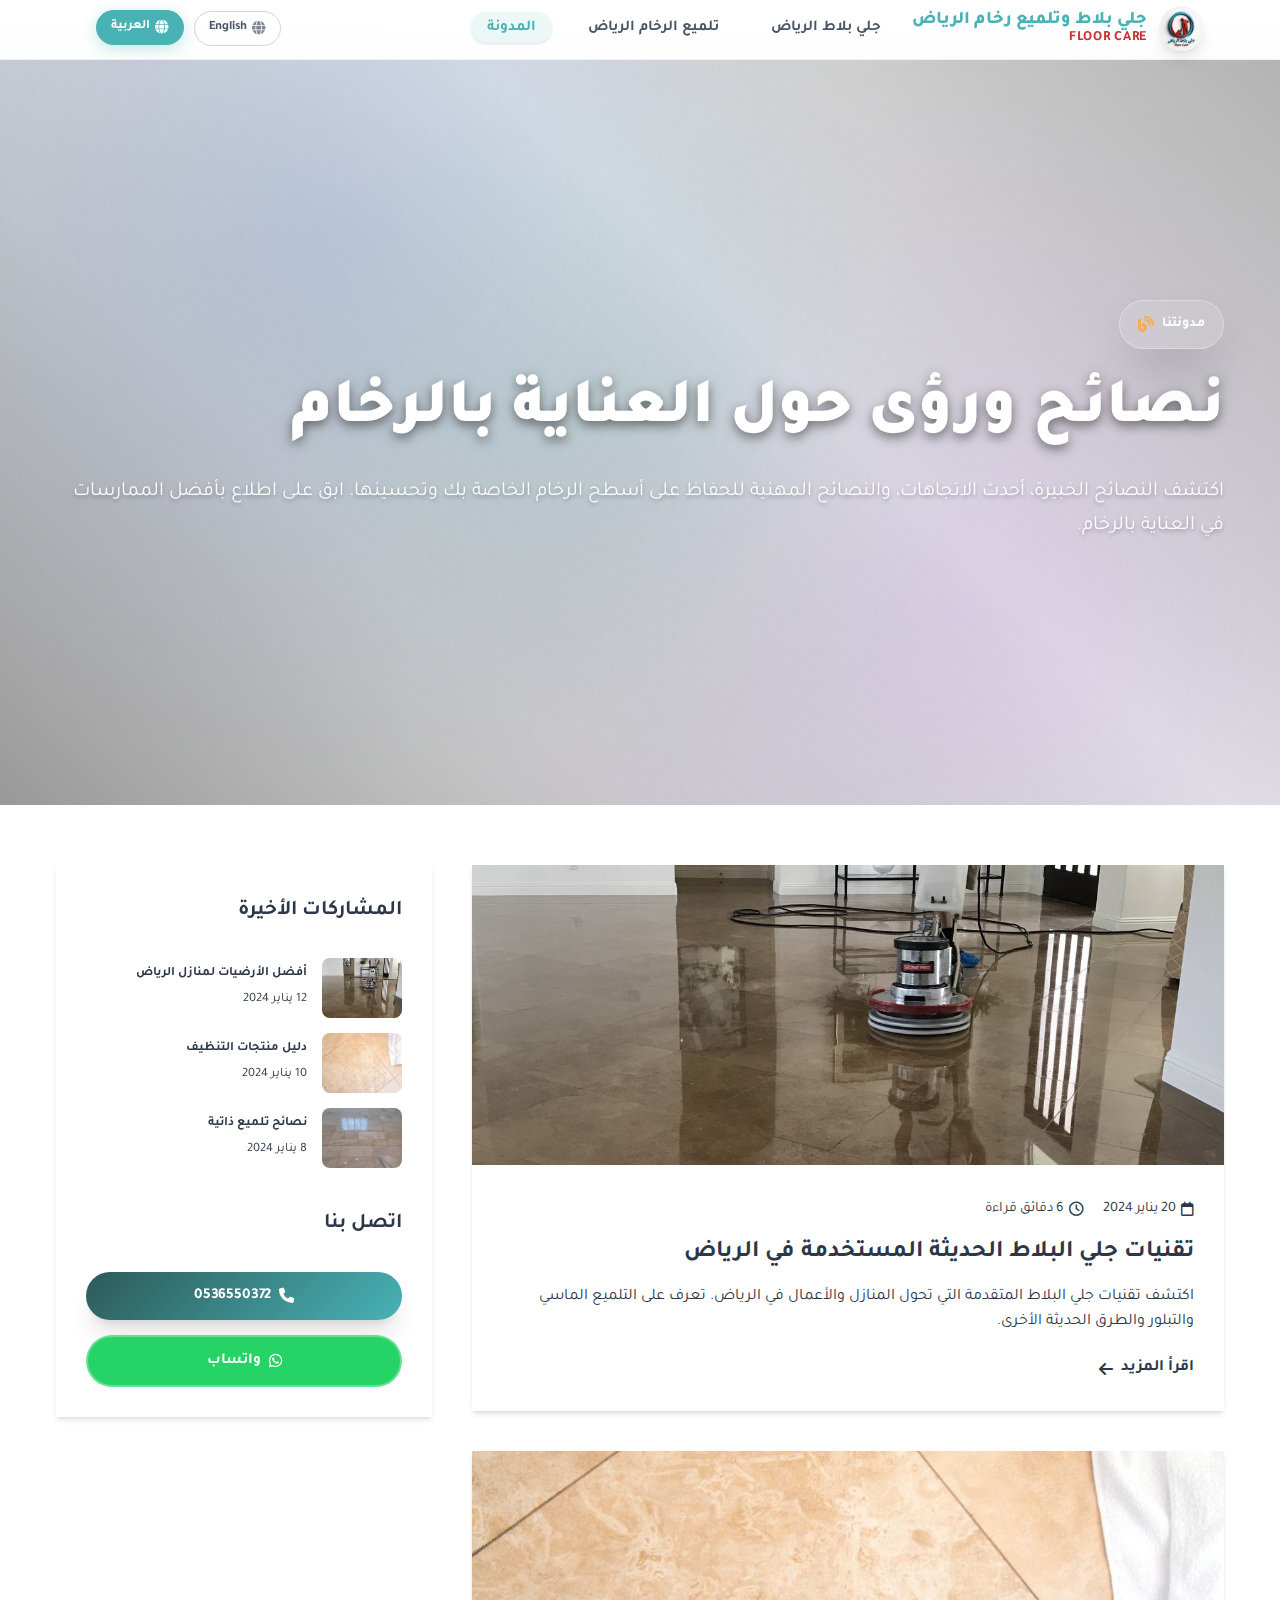
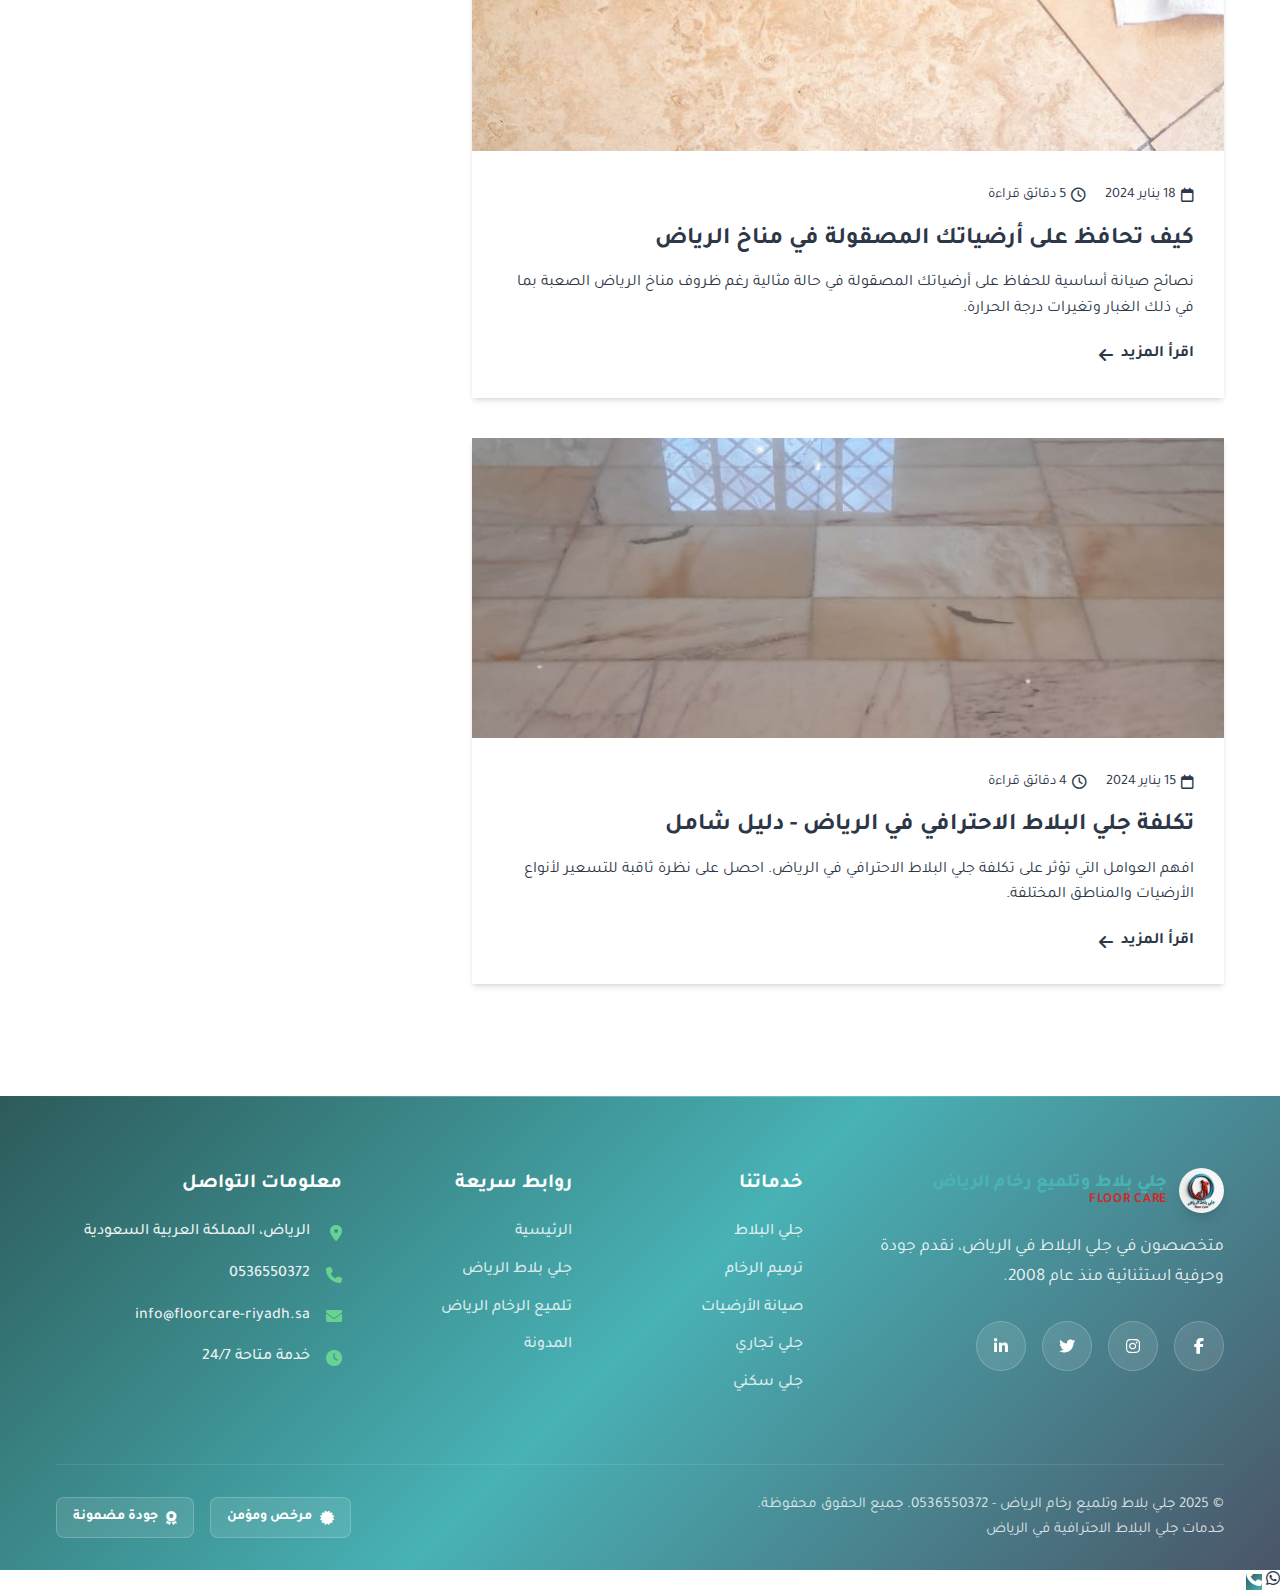
<file: المدونة.html>
<!DOCTYPE html>
<html lang="ar" dir="rtl">

<head>
    <meta charset="UTF-8">
    <meta name="viewport" content="width=device-width, initial-scale=1.0">
    <meta name="description"
        content="Professional home &amp; building construction and marble polishing services in Riyadh. Expert renovation, floor restoration, and construction solutions.">
    <meta name="keywords"
        content="جلي بلاط وتلميع رخام, جلي رخام وبلاط في الرياض, جلي بلاط وتلميع رخام الرياض, تلميع الرخام الرياض, جلي وتلميع الرخام, تنظيف الرخام, تلميع الرخام بالكريستال, جلي رخام الرياض, تلميع بلاط الرياض, صاروخ جدار تلميع, جلي صبة, خرسان جلي, هوش بلاط جلي">

    <link rel="preconnect" href="https://fonts.googleapis.com/">
    <link rel="preconnect" href="https://fonts.gstatic.com/" crossorigin>
    <link rel="stylesheet" href="https://cdnjs.cloudflare.com/ajax/libs/font-awesome/6.4.0/css/all.min.css">
    <link rel="stylesheet" href="./assets/css/style.css" />
    <link rel="icon" type="image/png" href="favicon-96x96.png" sizes="96x96" />
    <link rel="icon" type="image/svg+xml" href="favicon.svg" />
    <link rel="shortcut icon" href="favicon.ico" />
    <link rel="apple-touch-icon" sizes="180x180" href="apple-touch-icon.png" />
    <link rel="manifest" href="site.webmanifest" />
    <meta name="robots" content="max-image-preview:large">
    <title>مدونتنا</title>

    <style>
        /* Blog Page Specific Styles */
        .blog-page {
            padding: 120px 0 80px;
            background: var(--light-color);
        }

        .hero {
            margin-bottom: 60px;
        }

        .blog-hero-content {
            position: relative;
            z-index: 2;
        }

        .blog-hero-badge {
            display: inline-flex;
            align-items: center;
            gap: 8px;
            background: rgba(255, 255, 255, 0.2);
            color: white;
            padding: 10px 20px;
            border-radius: 50px;
            font-weight: 600;
            margin-bottom: 20px;
            backdrop-filter: blur(10px);
        }

        .blog-hero-title {
            font-size: 3rem;
            font-weight: 700;
            margin-bottom: 20px;
            color: white;
        }

        .blog-hero-subtitle {
            font-size: 1.2rem;
            color: rgba(255, 255, 255, 0.9);
            max-width: 600px;
            margin: 0 auto 30px;
        }

        .blog-hero-phone {
            display: inline-flex;
            align-items: center;
            gap: 10px;
            background: var(--accent-color);
            color: white;
            padding: 12px 24px;
            border-radius: 50px;
            font-weight: 600;
            font-size: 1.1rem;
            text-decoration: none;
            transition: var(--transition-smooth);
        }

        .blog-hero-phone:hover {
            background: #e69500;
            transform: translateY(-2px);
        }

        .blog-container {
            display: grid;
            grid-template-columns: 2fr 1fr;
            gap: 40px;
            align-items: start;
        }

        .blog-posts {
            display: flex;
            flex-direction: column;
            gap: 40px;
        }

        .blog-post {
            background: white;
            border-radius: var(--border-radius);
            overflow: hidden;
            box-shadow: var(--shadow);
            transition: var(--transition-smooth);
        }

        .blog-post:hover {
            transform: translateY(-5px);
            box-shadow: 0 15px 30px rgba(0, 0, 0, 0.15);
        }

        .post-image {
            width: 100%;
            height: 300px;
            overflow: hidden;
        }

        .post-image img {
            width: 100%;
            height: 100%;
            object-fit: cover;
            transition: var(--transition-smooth);
        }

        .blog-post:hover .post-image img {
            transform: scale(1.05);
        }

        .post-content {
            padding: 30px;
        }

        .post-meta {
            display: flex;
            align-items: center;
            gap: 20px;
            margin-bottom: 15px;
            color: var(--secondary-color);
            font-size: 0.9rem;
        }

        .post-meta-item {
            display: flex;
            align-items: center;
            gap: 5px;
        }

        .post-category {
            background: var(--primary-color);
            color: white;
            padding: 4px 12px;
            border-radius: 50px;
            font-size: 0.8rem;
            font-weight: 600;
        }

        .post-title {
            font-size: 1.5rem;
            font-weight: 700;
            margin-bottom: 15px;
            color: var(--dark-color);
            line-height: 1.3;
        }

        .post-excerpt {
            color: var(--secondary-color);
            line-height: 1.6;
            margin-bottom: 20px;
        }

        .post-link {
            display: inline-flex;
            align-items: center;
            gap: 8px;
            color: var(--primary-color);
            font-weight: 600;
            text-decoration: none;
            transition: var(--transition-smooth);
        }

        .post-link:hover {
            gap: 12px;
        }

        /* Blog Sidebar */
        .blog-sidebar {
            background: white;
            border-radius: var(--border-radius);
            padding: 30px;
            box-shadow: var(--shadow);
            position: sticky;
            top: 100px;
        }

        .sidebar-widget {
            margin-bottom: 40px;
        }

        .sidebar-widget:last-child {
            margin-bottom: 0;
        }

        .widget-title {
            font-size: 1.3rem;
            font-weight: 600;
            margin-bottom: 20px;
            color: var(--dark-color);
            padding-bottom: 10px;
            border-bottom: 2px solid var(--light-color);
        }

        [dir="rtl"] .footer-section h4::after {
            left: unset;
            right: 0
        }

        .recent-posts {
            display: flex;
            flex-direction: column;
            gap: 15px;
        }

        .recent-post {
            display: flex;
            gap: 15px;
            align-items: center;
        }

        .recent-post-image {
            width: 80px;
            height: 60px;
            border-radius: 8px;
            overflow: hidden;
            flex-shrink: 0;
        }

        .recent-post-image img {
            width: 100%;
            height: 100%;
            object-fit: cover;
        }

        .recent-post-content h4 {
            font-size: 0.9rem;
            font-weight: 600;
            margin-bottom: 5px;
            line-height: 1.3;
        }

        .recent-post-content span {
            font-size: 0.8rem;
            color: var(--secondary-color);
        }

        .tags-cloud {
            display: flex;
            flex-wrap: wrap;
            gap: 10px;
        }

        .tag {
            background: var(--light-color);
            color: var(--primary-color);
            padding: 6px 12px;
            border-radius: 50px;
            font-size: 0.8rem;
            font-weight: 500;
            text-decoration: none;
            transition: var(--transition-smooth);
        }

        .tag:hover {
            background: var(--primary-color);
            color: white;
        }



        /* Responsive Design */
        @media (max-width: 1024px) {
            .blog-container {
                grid-template-columns: 1fr;
                gap: 30px;
            }

            .blog-sidebar {
                position: static;
            }
        }

        @media (max-width: 768px) {
            .blog-page {
                padding: 100px 0 60px;
            }

            .blog-hero-title {
                font-size: 2.5rem;
            }

            .post-image {
                height: 250px;
            }

            .post-content {
                padding: 25px;
            }

            .post-meta {
                flex-direction: column;
                align-items: flex-start;
                gap: 10px;
            }
        }

        @media (max-width: 480px) {
            .blog-hero-title {
                font-size: 2rem;
            }

            .blog-hero-subtitle {
                font-size: 1rem;
            }

            .post-title {
                font-size: 1.3rem;
            }

            .blog-sidebar {
                padding: 20px;
            }
        }

        /* Language Toggle in Header */
        .header .language-toggle {
            display: flex;
            gap: 10px;
        }

        /* Ensure proper RTL/LTR alignment */
        [dir="rtl"] .blog-container {
            direction: rtl;
        }

        [dir="ltr"] .blog-container {
            direction: ltr;
        }

        .nav {
            width: 100%;
            margin-inline-start: 60px;
        }

        .language-toggle {
            margin-inline-start: auto;
        }

        .logo-title {
            width: max-content
        }

        @media screen and (max-width:768px) {
            .nav {
                width: auto;
                margin-inline-start: 0;
            }

            .language-toggle {
                margin-inline-start: 0;
            }
        }

        [dir="ltr"] .fa-arrow-left {
            transform: scale(-1);
        }
    </style>
</head>

<body class="home blog wp-embed-responsive wp-theme-marble-polish-theme home-page lang-ar">

    <!-- Header -->
    <header class="header">
        <div class="container">
            <div class="header-container">
                <a href="./index.html">
                    <div class="logo">
                        <img src="./assets/images/app-logo.png" alt="Floor Care Logo" class="logo-icon">
                        <div class="logo-text">
                            <span class="logo-title">جلي بلاط وتلميع رخام الرياض</span>
                            <span class="logo-subtitle">Floor Care</span>
                        </div>
                    </div>
                </a>
                <nav class="nav">
                    <ul>
                        <li><a href="جلي-بلاط-الرياض.html">
                                <span class="lang-content" data-lang="en" style="display: none;">Marble Polishing</span>
                                <span class="lang-content" data-lang="ar">جلي بلاط الرياض</span>
                            </a></li>
                        <li><a href="تلميع-الرخام-الرياض.html">
                                <span class="lang-content" data-lang="en" style="display: none;">Marble Care</span>
                                <span class="lang-content" data-lang="ar">تلميع الرخام الرياض</span>
                            </a></li>
                        <li><a href="المدونة.html" class="active">
                                <span class="lang-content" data-lang="en" style="display: none;">Blog</span>
                                <span class="lang-content" data-lang="ar">المدونة</span>
                            </a></li>

                        <div class="language-toggle">
                            <button class="lang-btn" data-lang="en">
                                <i class="fas fa-globe"></i>
                                English
                            </button>
                            <button class="lang-btn active" data-lang="ar">
                                <i class="fas fa-globe"></i>
                                العربية
                            </button>
                        </div>
                    </ul>
                </nav>

                <button class="mobile-menu-toggle">
                    <span></span>
                    <span></span>
                    <span></span>
                </button>
            </div>
        </div>
    </header>

    <!-- Blog Hero Section -->
    <section class="blog-page">

        <section class="hero">
            <div class="hero-background"
                style="background-image: url('https://images.unsplash.com/photo-1584622650111-993a426fbf0a?ixlib=rb-4.0.3&amp;auto=format&amp;fit=crop&amp;w=2000&amp;q=80');">
            </div>
            <div class="hero-overlay"></div>

            <div class="container">
                <div class="hero-container">
                    <div class="hero-text">
                        <!-- English Content -->
                        <div class="lang-content" data-lang="en" style="display: none;">
                            <div class="hero-badge">
                                <i class="fas fa-blog"></i>
                                <span>Our Blog</span>
                            </div>
                            <h1 class="hero-title">Marble Care Insights & Tips</h1>
                            <p class="hero-subtitle">Discover expert advice, latest trends, and professional tips for
                                maintaining and enhancing your marble surfaces. Stay updated with the best practices in
                                marble
                                care.</p>
                        </div>

                        <!-- Arabic Content -->
                        <div class="lang-content" data-lang="ar">
                            <div class="hero-badge">
                                <i class="fas fa-blog"></i>
                                <span>مدونتنا</span>
                            </div>
                            <h1 class="hero-title">نصائح ورؤى حول العناية بالرخام</h1>
                            <p class="hero-subtitle">اكتشف النصائح الخبيرة، أحدث الاتجاهات، والنصائح المهنية للحفاظ على
                                أسطح
                                الرخام الخاصة بك وتحسينها. ابق على اطلاع بأفضل الممارسات في العناية بالرخام.</p>
                        </div>
                    </div>
                </div>
            </div>
        </section>
        <div class="container">
            <div class="blog-container">
                <!-- Main Blog Content -->
                <div class="blog-posts">
                    <!-- Blog Post 1 -->
                    <article class="blog-post">
                        <div class="post-image">
                            <img src="./assets/images/upload-29.jpg" alt="Floor Polishing Techniques">
                        </div>
                        <div class="post-content">
                            <div class="post-meta">
                                <div class="post-meta-item">
                                    <i class="far fa-calendar"></i>
                                    <span>20 يناير 2024</span>
                                </div>
                                <div class="post-meta-item">
                                    <i class="far fa-clock"></i>
                                    <span>6 دقائق قراءة</span>
                                </div>
                                <div class="post-category">جلي بلاط</div>
                            </div>
                            <h2 class="post-title">
                                <span class="lang-content" data-lang="en" style="display: none;">Modern Floor Polishing
                                    Techniques Used in Riyadh</span>
                                <span class="lang-content" data-lang="ar">تقنيات جلي البلاط الحديثة المستخدمة في
                                    الرياض</span>
                            </h2>
                            <p class="post-excerpt">
                                <span class="lang-content" data-lang="en" style="display: none;">Discover the advanced
                                    floor polishing techniques that are transforming homes and businesses in Riyadh.
                                    Learn about diamond polishing, crystallization, and other modern methods.</span>
                                <span class="lang-content" data-lang="ar">اكتشف تقنيات جلي البلاط المتقدمة التي تحول
                                    المنازل والأعمال في الرياض. تعرف على التلميع الماسي والتبلور والطرق الحديثة
                                    الأخرى.</span>
                            </p>
                            <a href="./جلي-بلاط-الرياض-0536550372.html" class="post-link">
                                <span class="lang-content" data-lang="en" style="display: none;">Read More</span>
                                <span class="lang-content" data-lang="ar">اقرأ المزيد</span>
                                <i class="fas fa-arrow-left"></i>
                            </a>
                        </div>
                    </article>

                    <!-- Blog Post 2 -->
                    <article class="blog-post">
                        <div class="post-image">
                            <img src="./assets/images/upload-30.jpg" alt="Floor Maintenance">
                        </div>
                        <div class="post-content">
                            <div class="post-meta">
                                <div class="post-meta-item">
                                    <i class="far fa-calendar"></i>
                                    <span>18 يناير 2024</span>
                                </div>
                                <div class="post-meta-item">
                                    <i class="far fa-clock"></i>
                                    <span>5 دقائق قراءة</span>
                                </div>
                                <div class="post-category">صيانة الأرضيات</div>
                            </div>
                            <h2 class="post-title">
                                <span class="lang-content" data-lang="en" style="display: none;">How to Maintain Your
                                    Polished Floors in Riyadh Climate</span>
                                <span class="lang-content" data-lang="ar">كيف تحافظ على أرضياتك المصقولة في مناخ
                                    الرياض</span>
                            </h2>
                            <p class="post-excerpt">
                                <span class="lang-content" data-lang="en" style="display: none;">Essential maintenance
                                    tips for keeping your polished floors in perfect condition despite Riyadh's
                                    challenging climate conditions including dust and temperature changes.</span>
                                <span class="lang-content" data-lang="ar">نصائح صيانة أساسية للحفاظ على أرضياتك المصقولة
                                    في حالة مثالية رغم ظروف مناخ الرياض الصعبة بما في ذلك الغبار وتغيرات درجة
                                    الحرارة.</span>
                            </p>
                            <a href="./تلميع-الرخام-الرياض-0536550372.html" class="post-link">
                                <span class="lang-content" data-lang="en" style="display: none;">Read More</span>
                                <span class="lang-content" data-lang="ar">اقرأ المزيد</span>
                                <i class="fas fa-arrow-left"></i>
                            </a>
                        </div>
                    </article>

                    <!-- Blog Post 3 -->
                    <article class="blog-post">
                        <div class="post-image">
                            <img src="./assets/images/upload-16.jpg" alt="Cost of Polishing">
                        </div>
                        <div class="post-content">
                            <div class="post-meta">
                                <div class="post-meta-item">
                                    <i class="far fa-calendar"></i>
                                    <span>15 يناير 2024</span>
                                </div>
                                <div class="post-meta-item">
                                    <i class="far fa-clock"></i>
                                    <span>4 دقائق قراءة</span>
                                </div>
                                <div class="post-category">أسعار الخدمات</div>
                            </div>
                            <h2 class="post-title">
                                <span class="lang-content" data-lang="en" style="display: none;">Cost of Professional
                                    Floor Polishing in Riyadh - Complete Guide</span>
                                <span class="lang-content" data-lang="ar">تكلفة جلي البلاط الاحترافي في الرياض - دليل
                                    شامل</span>
                            </h2>
                            <p class="post-excerpt">
                                <span class="lang-content" data-lang="en" style="display: none;">Understand the factors
                                    that affect the cost of professional floor polishing in Riyadh. Get insights into
                                    pricing for different types of floors and areas.</span>
                                <span class="lang-content" data-lang="ar">افهم العوامل التي تؤثر على تكلفة جلي البلاط
                                    الاحترافي في الرياض. احصل على نظرة ثاقبة للتسعير لأنواع الأرضيات والمناطق
                                    المختلفة.</span>
                            </p>
                            <a href="./جلي-بلاط-وتلميع-رخام-0536550372.html" class="post-link">
                                <span class="lang-content" data-lang="en" style="display: none;">Read More</span>
                                <span class="lang-content" data-lang="ar">اقرأ المزيد</span>
                                <i class="fas fa-arrow-left"></i>
                            </a>
                        </div>
                    </article>
                </div>

                <!-- Blog Sidebar -->
                <aside class="blog-sidebar">
                    <!-- Categories Widget -->


                    <!-- Recent Posts Widget -->
                    <div class="sidebar-widget">
                        <h3 class="widget-title">
                            <span class="lang-content" data-lang="en" style="display: none;">Recent Posts</span>
                            <span class="lang-content" data-lang="ar">المشاركات الأخيرة</span>
                        </h3>
                        <div class="recent-posts">
                            <div class="recent-post">
                                <div class="recent-post-image">
                                    <img src="./assets/images/upload-29.jpg" alt="Recent Post">
                                </div>
                                <div class="recent-post-content">
                                    <h4>
                                        <span class="lang-content" data-lang="en" style="display: none;">Best Floors for
                                            Riyadh Homes</span>
                                        <span class="lang-content" data-lang="ar">أفضل الأرضيات لمنازل الرياض</span>
                                    </h4>
                                    <span>12 يناير 2024</span>
                                </div>
                            </div>
                            <div class="recent-post">
                                <div class="recent-post-image">
                                    <img src="./assets/images/upload-30.jpg" alt="Recent Post">
                                </div>
                                <div class="recent-post-content">
                                    <h4>
                                        <span class="lang-content" data-lang="en" style="display: none;">Cleaning
                                            Products Guide</span>
                                        <span class="lang-content" data-lang="ar">دليل منتجات التنظيف</span>
                                    </h4>
                                    <span>10 يناير 2024</span>
                                </div>
                            </div>
                            <div class="recent-post">
                                <div class="recent-post-image">
                                    <img src="./assets/images/upload-16.jpg" alt="Recent Post">
                                </div>
                                <div class="recent-post-content">
                                    <h4>
                                        <span class="lang-content" data-lang="en" style="display: none;">DIY Polishing
                                            Tips</span>
                                        <span class="lang-content" data-lang="ar">نصائح تلميع ذاتية</span>
                                    </h4>
                                    <span>8 يناير 2024</span>
                                </div>
                            </div>
                        </div>
                    </div>

                    <!-- Contact Widget -->
                    <div class="sidebar-widget">
                        <h3 class="widget-title">
                            <span class="lang-content" data-lang="en" style="display: none;">Contact Us</span>
                            <span class="lang-content" data-lang="ar">اتصل بنا</span>
                        </h3>
                        <div class="contact-widget">
                            <a href="tel:0536550372" class="btn btn-primary"
                                style="width: 100%; text-align: center; margin-bottom: 15px;">
                                <i class="fas fa-phone"></i>
                                0536550372
                            </a>
                            <a href="https://wa.me/966536550372" class="btn btn-outline"
                                style="width: 100%; text-align: center;background-color: #25d366;" target="_blank">
                                <i class="fab fa-whatsapp"></i>
                                واتساب
                            </a>
                        </div>
                    </div>
                </aside>
            </div>

    </section>

    <!-- Footer -->
    <footer class="footer">
        <div class="footer-bg"></div>
        <div class="container">
            <div class="footer-main">
                <div class="footer-brand">
                    <div class="footer-logo">
                        <div class="logo">
                            <img src="./assets/images/app-logo.png" alt="Floor Care Logo" class="logo-icon">
                            <div class="logo-text">
                                <span class="logo-title">جلي بلاط وتلميع رخام الرياض</span>
                                <span class="logo-subtitle">Floor Care</span>
                            </div>
                        </div>
                    </div>
                    <p class="footer-description">
                        <span class="lang-content" data-lang="en" style="display: none;">Professional floor polishing
                            specialists in Riyadh, delivering exceptional quality and craftsmanship since 2008.</span>
                        <span class="lang-content" data-lang="ar">متخصصون في جلي البلاط في الرياض، نقدم جودة وحرفية
                            استثنائية منذ عام 2008.</span>
                    </p>
                    <div class="footer-social">
                        <a href="#" class="social-link"><i class="fab fa-facebook-f"></i></a>
                        <a href="#" class="social-link"><i class="fab fa-instagram"></i></a>
                        <a href="#" class="social-link"><i class="fab fa-twitter"></i></a>
                        <a href="#" class="social-link"><i class="fab fa-linkedin-in"></i></a>
                    </div>
                </div>

                <div class="footer-section">
                    <h4>
                        <span class="lang-content" data-lang="en" style="display: none;">Our Services</span>
                        <span class="lang-content" data-lang="ar">خدماتنا</span>
                    </h4>
                    <ul class="footer-links">
                        <li><a href="#">
                                <span class="lang-content" data-lang="en" style="display: none;">Floor Polishing</span>
                                <span class="lang-content" data-lang="ar">جلي البلاط</span>
                            </a></li>
                        <li><a href="#">
                                <span class="lang-content" data-lang="en" style="display: none;">Marble
                                    Restoration</span>
                                <span class="lang-content" data-lang="ar">ترميم الرخام</span>
                            </a></li>
                        <li><a href="#">
                                <span class="lang-content" data-lang="en" style="display: none;">Floor
                                    Maintenance</span>
                                <span class="lang-content" data-lang="ar">صيانة الأرضيات</span>
                            </a></li>
                        <li><a href="#">
                                <span class="lang-content" data-lang="en" style="display: none;">Commercial
                                    Polishing</span>
                                <span class="lang-content" data-lang="ar">جلي تجاري</span>
                            </a></li>
                        <li><a href="#">
                                <span class="lang-content" data-lang="en" style="display: none;">Residential
                                    Polishing</span>
                                <span class="lang-content" data-lang="ar">جلي سكني</span>
                            </a></li>
                    </ul>
                </div>

                <div class="footer-section">
                    <h4>
                        <span class="lang-content" data-lang="en" style="display: none;">Quick Links</span>
                        <span class="lang-content" data-lang="ar">روابط سريعة</span>
                    </h4>
                    <ul class="footer-links">
                        <li><a href="./index.html">
                                <span class="lang-content" data-lang="en" style="display: none;">Home</span>
                                <span class="lang-content" data-lang="ar">الرئيسية</span>
                            </a></li>
                        <li><a href="./جلي-بلاط-الرياض.html">
                                <span class="lang-content" data-lang="en" style="display: none;">Marble Polishing</span>
                                <span class="lang-content" data-lang="ar">جلي بلاط الرياض</span>
                            </a></li>
                        <li><a href="./تلميع-الرخام-الرياض.html">
                                <span class="lang-content" data-lang="en" style="display: none;">Marble Care</span>
                                <span class="lang-content" data-lang="ar">تلميع الرخام الرياض</span>
                            </a></li>
                        <li><a href="./المدونة.html">
                                <span class="lang-content" data-lang="en" style="display: none;">Blogs</span>
                                <span class="lang-content" data-lang="ar">المدونة</span>
                            </a></li>

                    </ul>
                </div>

                <div class="footer-section">
                    <h4>
                        <span class="lang-content" data-lang="en" style="display: none;">Contact Info</span>
                        <span class="lang-content" data-lang="ar">معلومات التواصل</span>
                    </h4>
                    <div class="footer-contact">
                        <div class="contact-item">
                            <i class="fas fa-map-marker-alt"></i>
                            <span>
                                <span class="lang-content" data-lang="en" style="display: none;">Riyadh, Saudi
                                    Arabia</span>
                                <span class="lang-content" data-lang="ar">الرياض، المملكة العربية السعودية</span>
                            </span>
                        </div>
                        <div class="contact-item">
                            <i class="fas fa-phone"></i>
                            <span>0536550372</span>
                        </div>
                        <div class="contact-item">
                            <i class="fas fa-envelope"></i>
                            <span>info@floorcare-riyadh.sa</span>
                        </div>
                        <div class="contact-item">
                            <i class="fas fa-clock"></i>
                            <span>
                                <span class="lang-content" data-lang="en" style="display: none;">24/7 Service
                                    Available</span>
                                <span class="lang-content" data-lang="ar">خدمة متاحة 24/7</span>
                            </span>
                        </div>
                    </div>
                </div>
            </div>

            <div class="footer-bottom">
                <div class="footer-copyright">
                    <p>
                        <span class="lang-content" data-lang="en" style="display: none;">&copy; 2025 جلي بلاط وتلميع
                            رخام الرياض -
                            0536550372. All rights reserved.</span>
                        <span class="lang-content" data-lang="ar">&copy; 2025 جلي بلاط وتلميع رخام الرياض - 0536550372.
                            جميع الحقوق
                            محفوظة.</span>
                    </p>
                    <p>
                        <span class="lang-content" data-lang="en" style="display: none;">Professional Floor Polishing
                            Services in Riyadh</span>
                        <span class="lang-content" data-lang="ar">خدمات جلي البلاط الاحترافية في الرياض</span>
                    </p>
                </div>
                <div class="footer-certifications">
                    <div class="cert-badge">
                        <i class="fas fa-certificate"></i>
                        <span>
                            <span class="lang-content" data-lang="en" style="display: none;">Licensed & Insured</span>
                            <span class="lang-content" data-lang="ar">مرخص ومؤمن</span>
                        </span>
                    </div>
                    <div class="cert-badge">
                        <i class="fas fa-award"></i>
                        <span>
                            <span class="lang-content" data-lang="en" style="display: none;">Quality Guaranteed</span>
                            <span class="lang-content" data-lang="ar">جودة مضمونة</span>
                        </span>
                    </div>
                </div>
            </div>
        </div>
    </footer>

    <div class="floating-buttons">
        <a href="https://wa.me/966536550372" target="_blank" class="btn-icon whatsapp">
            <i class="fab fa-whatsapp"></i>
        </a>
        <a href="tel:0536550372" class="btn-icon btn-primary">
            <i class="fas fa-phone"></i>
        </a>
    </div>

    <!-- JavaScript -->
    <script>
        document.addEventListener('DOMContentLoaded', function () {
            function loadFont(name, url) {
                const oldLink = document.getElementById("dynamic-font");
                if (oldLink) oldLink.remove();

                const link = document.createElement("link");
                link.id = "dynamic-font";
                link.rel = "stylesheet";
                link.href = url;
                document.head.appendChild(link);
            }

            let currentLang = 'ar';
            const langButtons = document.querySelectorAll('.lang-btn');
            const heroLangContents = document.querySelectorAll('.hero-lang-content');

            updateAllLanguageContent('ar');
            document.body.setAttribute('data-current-lang', 'ar');

            function setLanguage(targetLang) {
                if (targetLang === 'ar') {
                    document.documentElement.setAttribute('lang', 'ar');
                    document.documentElement.setAttribute('dir', 'rtl');
                    document.body.setAttribute('data-current-lang', 'ar');
                    loadFont("Tajawal", "https://fonts.googleapis.com/css2?family=Tajawal:wght@400;600&display=swap");
                    document.body.style.fontFamily = "'Tajawal', sans-serif";
                } else {
                    document.documentElement.setAttribute('lang', 'en');
                    document.documentElement.setAttribute('dir', 'ltr');
                    document.body.setAttribute('data-current-lang', 'en');
                    loadFont("Inter", "https://fonts.googleapis.com/css2?family=Inter:wght@400;600&display=swap");
                    document.body.style.fontFamily = "'Inter', sans-serif";
                }
            }

            setLanguage('ar');

            langButtons.forEach(btn => {
                btn.addEventListener('click', function () {
                    const targetLang = this.getAttribute('data-lang');

                    if (targetLang !== currentLang) {
                        langButtons.forEach(b => b.classList.remove('active'));
                        this.classList.add('active');

                        updateAllLanguageContent(targetLang);
                        currentLang = targetLang;
                        setLanguage(targetLang);
                    }
                });
            });

            function updateAllLanguageContent(lang) {
                const allLangContents = document.querySelectorAll('.lang-content');
                allLangContents.forEach(content => {
                    if (content.getAttribute('data-lang') === lang) {
                        content.style.display = 'inline';
                    } else {
                        content.style.display = 'none';
                    }
                });
            }

            // Mobile menu toggle
            const mobileToggle = document.querySelector('.mobile-menu-toggle');
            const nav = document.querySelector('.nav');

            if (mobileToggle && nav) {
                mobileToggle.addEventListener('click', () => {
                    nav.classList.toggle('show');
                });

                nav.querySelectorAll('a').forEach(link => {
                    link.addEventListener('click', () => {
                        nav.classList.remove('show');
                    });
                });
            }
        });
    </script>
</body>

</html>
</file>
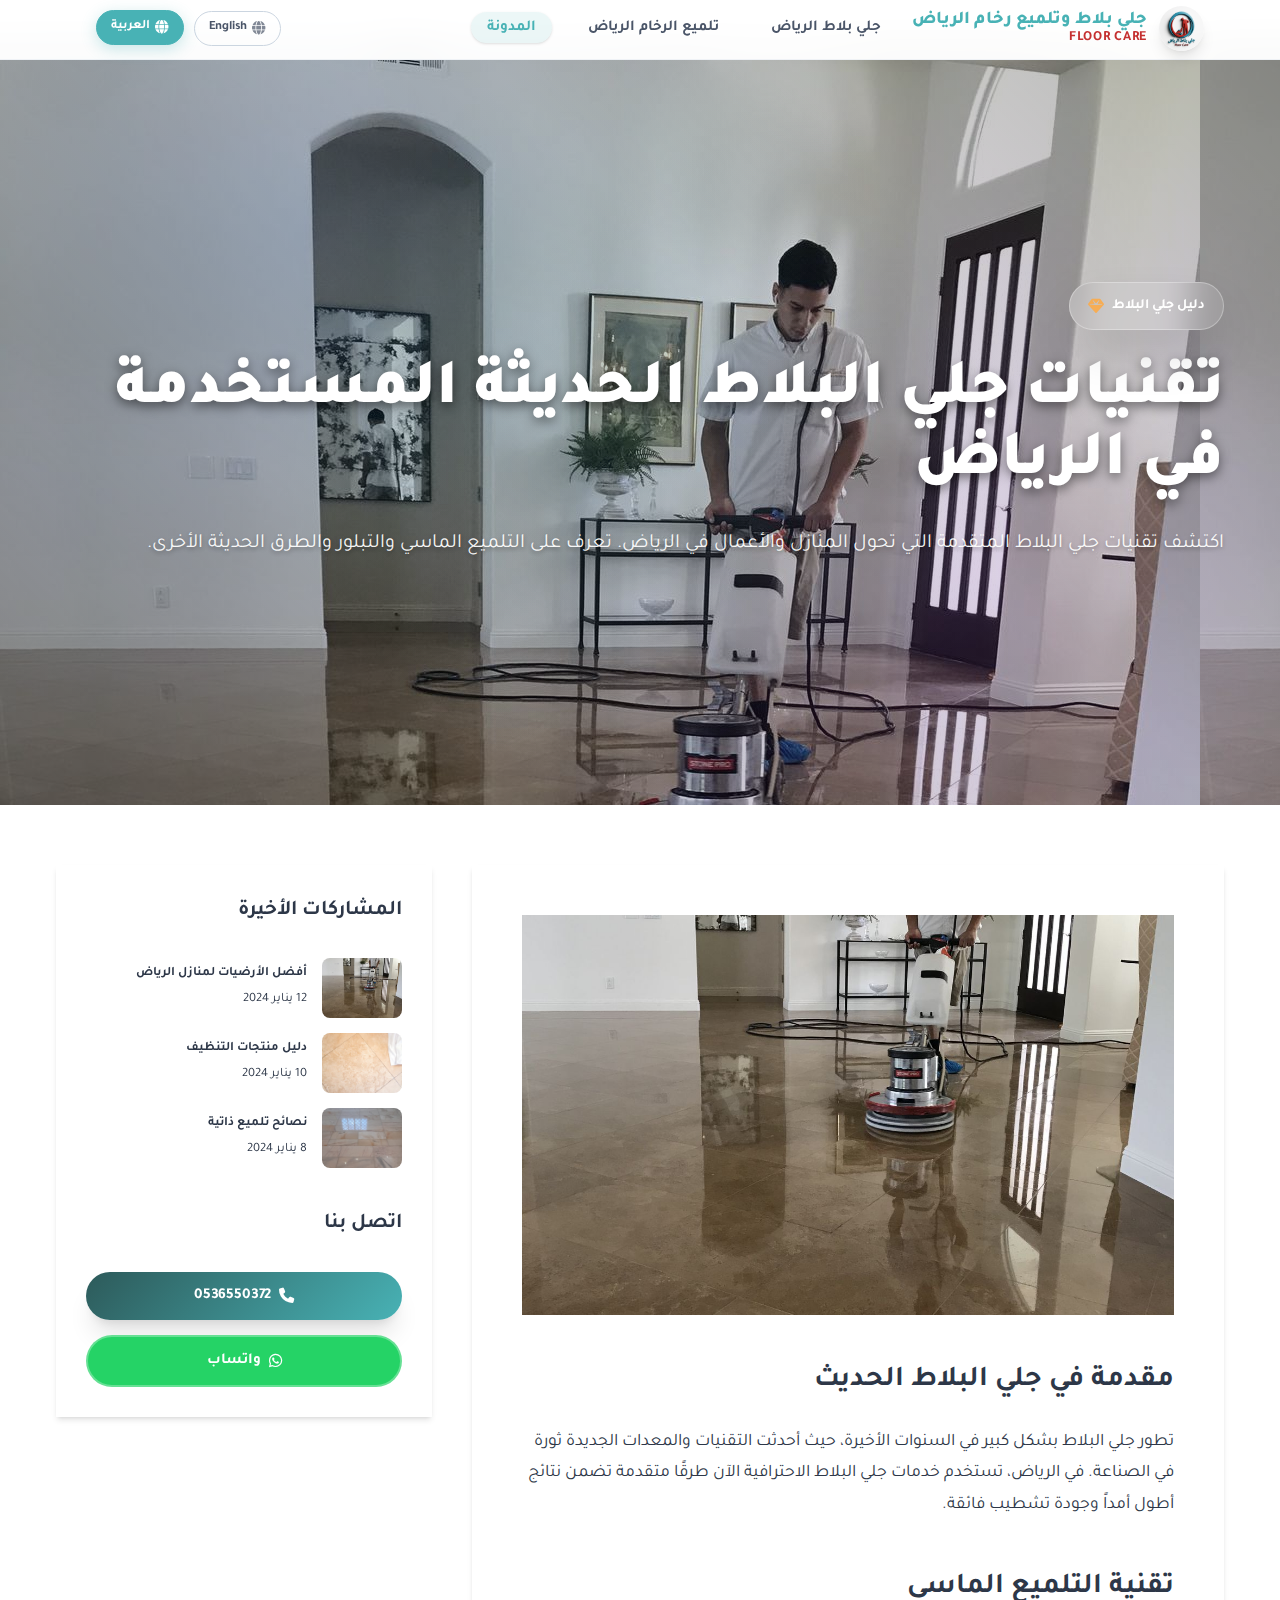
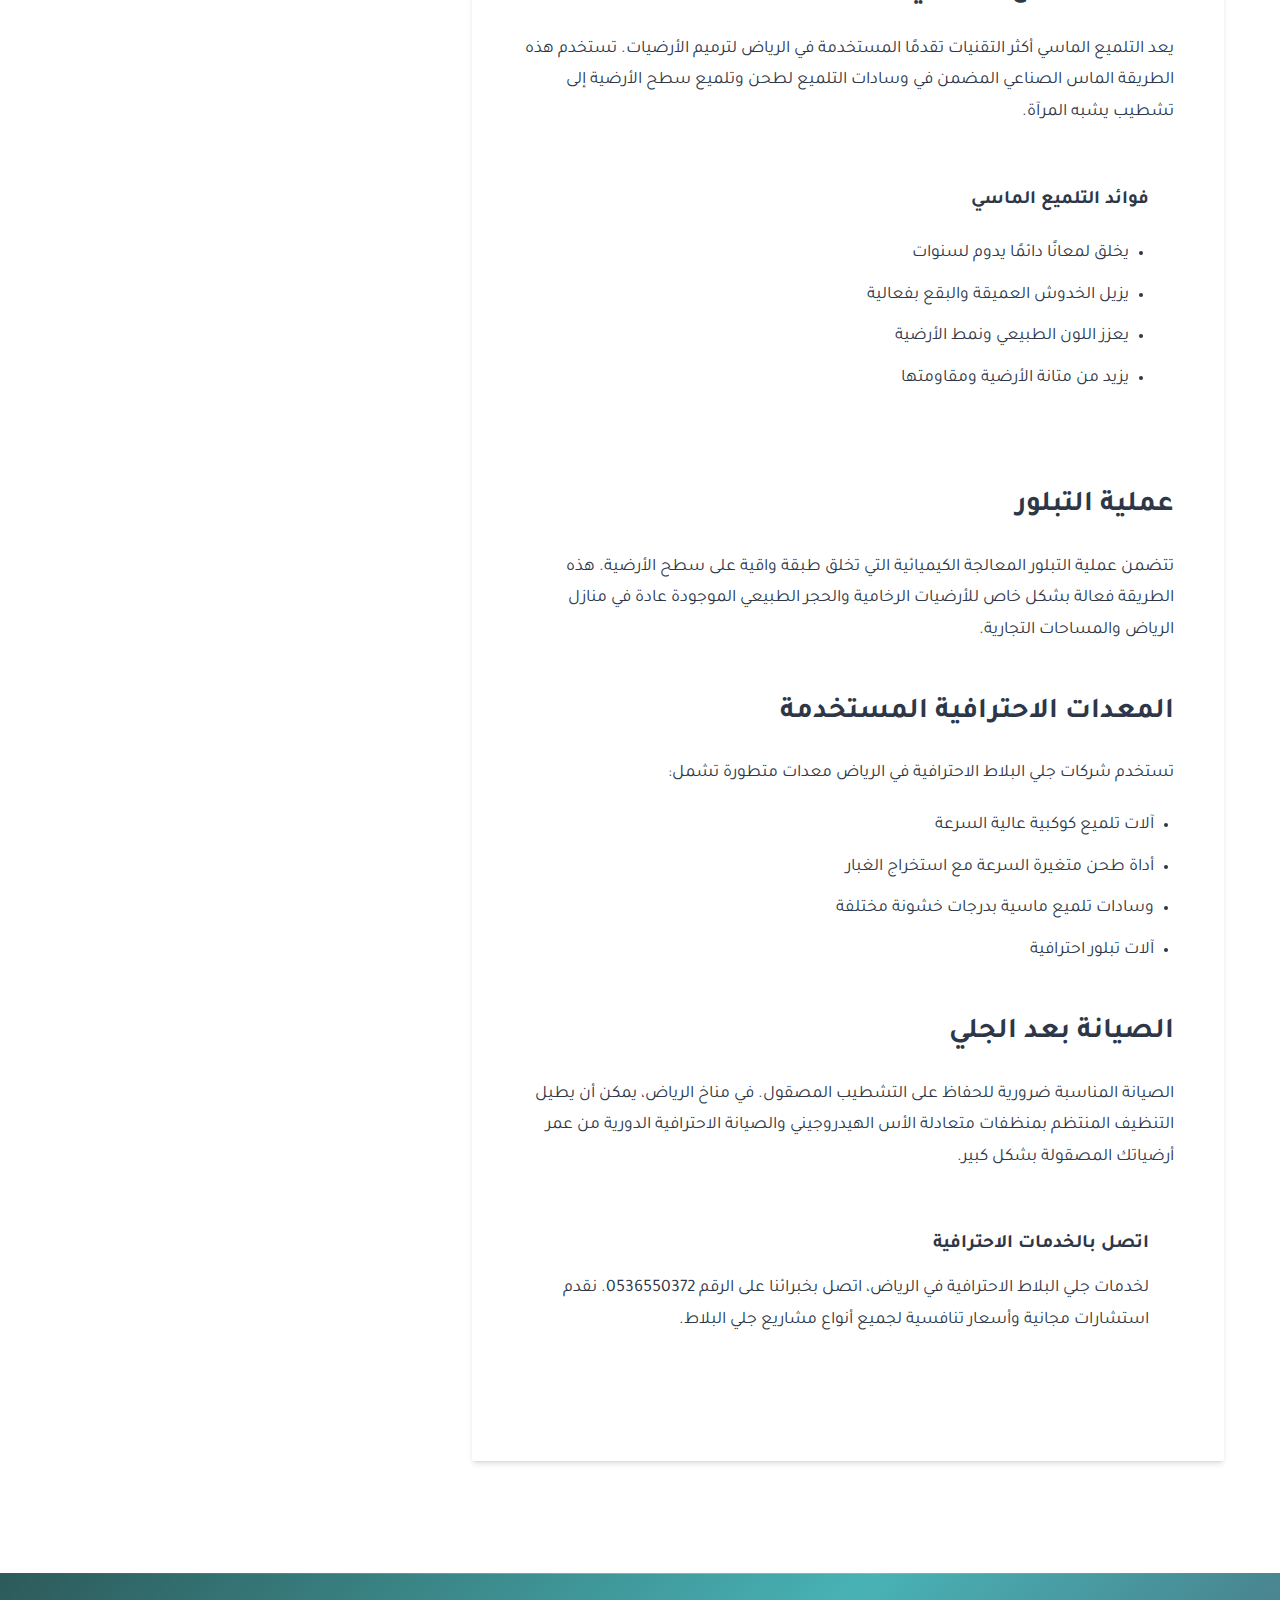
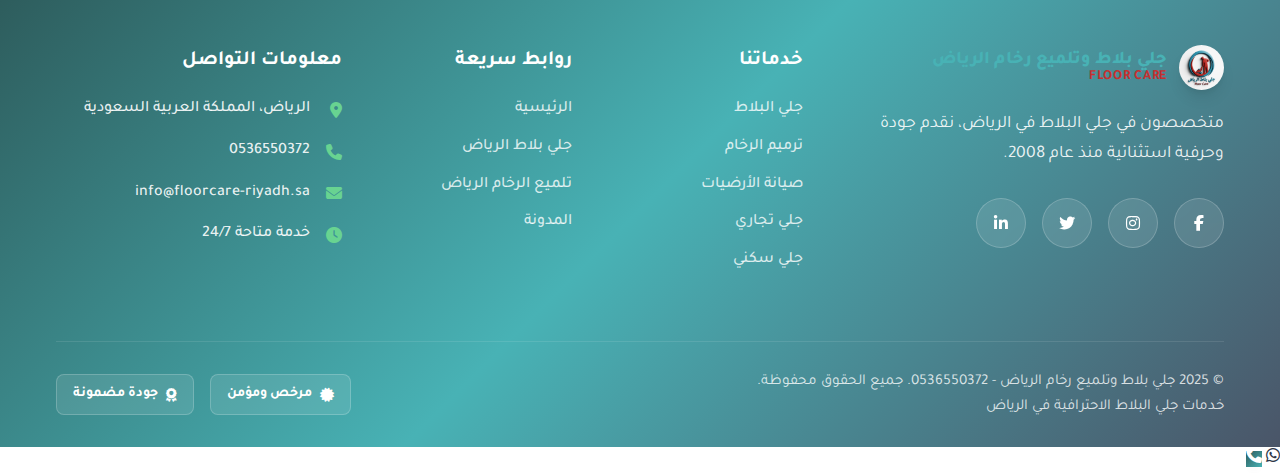
<file: جلي-بلاط-الرياض-0536550372.html>
<!DOCTYPE html>
<html lang="ar" dir="rtl">

<head>
    <meta charset="UTF-8">
    <meta name="viewport" content="width=device-width, initial-scale=1.0">
    <meta name="description"
        content="Professional home &amp; building construction and marble polishing services in Riyadh. Expert renovation, floor restoration, and construction solutions.">
    <meta name="keywords"
        content="جلي بلاط وتلميع رخام, جلي رخام وبلاط في الرياض, جلي بلاط وتلميع رخام الرياض, تلميع الرخام الرياض, جلي وتلميع الرخام, تنظيف الرخام, تلميع الرخام بالكريستال, جلي رخام الرياض, تلميع بلاط الرياض, صاروخ جدار تلميع, جلي صبة, خرسان جلي, هوش بلاط جلي">

    <link rel="preconnect" href="https://fonts.googleapis.com/">
    <link rel="preconnect" href="https://fonts.gstatic.com/" crossorigin>
    <link rel="stylesheet" href="https://cdnjs.cloudflare.com/ajax/libs/font-awesome/6.4.0/css/all.min.css">
    <link rel="stylesheet" href="./assets/css/style.css" />
    <link rel="icon" type="image/png" href="favicon-96x96.png" sizes="96x96" />
    <link rel="icon" type="image/svg+xml" href="favicon.svg" />
    <link rel="shortcut icon" href="favicon.ico" />
    <link rel="apple-touch-icon" sizes="180x180" href="apple-touch-icon.png" />
    <link rel="manifest" href="site.webmanifest" />
    <meta name="robots" content="max-image-preview:large">
    <title>جلي بلاط وتلميع رخام الرياض - 0536550372 | تفاصيل المدونة</title>
    <style>
        /* Blog Detail Page Specific Styles */
        .blog-detail-page {
            padding: 120px 0 80px;
            background: var(--light-color);
        }

        .hero {

            margin-bottom: 60px;


        }

        .blog-detail-hero::before {
            content: '';
            position: absolute;
            top: 0;
            right: 0;
            width: 100%;
            height: 100%;
            background: rgba(0, 0, 0, 0.4);
        }

        .blog-detail-hero-content {
            position: relative;
            z-index: 2;
        }

        .blog-detail-badge {
            display: inline-flex;
            align-items: center;
            gap: 8px;
            background: rgba(255, 255, 255, 0.2);
            color: white;
            padding: 10px 20px;
            border-radius: 50px;
            font-weight: 600;
            margin-bottom: 20px;
            backdrop-filter: blur(10px);
        }

        .blog-detail-title {
            font-size: 3rem;
            font-weight: 700;
            margin-bottom: 20px;
            color: white;
        }

        .blog-detail-subtitle {
            font-size: 1.3rem;
            color: rgba(255, 255, 255, 0.9);
            max-width: 700px;
            margin: 0 auto 30px;
            line-height: 1.6;
        }

        .blog-detail-meta {
            display: flex;
            justify-content: center;
            align-items: center;
            gap: 30px;
            color: rgba(255, 255, 255, 0.8);
            font-size: 1rem;
        }

        .blog-detail-meta-item {
            display: flex;
            align-items: center;
            gap: 8px;
        }

        .blog-detail-phone {
            display: inline-flex;
            align-items: center;
            gap: 10px;
            background: var(--accent-color);
            color: white;
            padding: 12px 24px;
            border-radius: 50px;
            font-weight: 600;
            font-size: 1.1rem;
            text-decoration: none;
            transition: var(--transition-smooth);
            margin-top: 20px;
        }

        .blog-detail-phone:hover {
            background: #e69500;
            transform: translateY(-2px);
        }

        .blog-detail-container {
            display: grid;
            grid-template-columns: 2fr 1fr;
            gap: 40px;
            align-items: start;
        }

        .blog-detail-content {
            background: white;
            border-radius: var(--border-radius);
            padding: 50px;
            box-shadow: var(--shadow);
        }

        .blog-detail-image {
            width: 100%;
            height: 400px;
            border-radius: var(--border-radius);
            overflow: hidden;
            margin-bottom: 30px;
        }

        .blog-detail-image img {
            width: 100%;
            height: 100%;
            object-fit: cover;
        }

        .blog-detail-text {
            line-height: 1.8;
            color: var(--dark-color);
        }

        .blog-detail-text h2 {
            font-size: 1.8rem;
            font-weight: 700;
            margin: 40px 0 20px;
            color: var(--primary-color);
        }

        .blog-detail-text h3 {
            font-size: 1.4rem;
            font-weight: 600;
            margin: 30px 0 15px;
            color: var(--dark-color);
        }

        .blog-detail-text p {
            margin-bottom: 20px;
            font-size: 1.1rem;
        }

        .blog-detail-text ul,
        .blog-detail-text ol {
            margin: 20px 0;
            padding-right: 20px;
        }

        .blog-detail-text li {
            margin-bottom: 10px;
            font-size: 1.1rem;
        }

        .feature-box {
            background: var(--light-color);
            border-right: 4px solid var(--primary-color);
            padding: 25px;
            border-radius: var(--border-radius);
            margin: 30px 0;
        }

        .feature-box h4 {
            color: var(--primary-color);
            margin-bottom: 10px;
            font-size: 1.2rem;
        }

        /* Blog Detail Sidebar */
        .blog-detail-sidebar {
            background: white;
            border-radius: var(--border-radius);
            padding: 30px;
            box-shadow: var(--shadow);
            position: sticky;
            top: 100px;
        }

        .detail-sidebar-widget {
            margin-bottom: 40px;
        }

        .detail-sidebar-widget:last-child {
            margin-bottom: 0;
        }

        .detail-widget-title {
            font-size: 1.3rem;
            font-weight: 600;
            margin-bottom: 20px;
            color: var(--dark-color);
            padding-bottom: 10px;
            border-bottom: 2px solid var(--light-color);
        }



        .detail-recent-posts {
            display: flex;
            flex-direction: column;
            gap: 15px;
        }

        .detail-recent-post {
            display: flex;
            gap: 15px;
            align-items: center;
        }

        .detail-recent-post-image {
            width: 80px;
            height: 60px;
            border-radius: 8px;
            overflow: hidden;
            flex-shrink: 0;
        }

        .detail-recent-post-image img {
            width: 100%;
            height: 100%;
            object-fit: cover;
        }

        .detail-recent-post-content h4 {
            font-size: 0.9rem;
            font-weight: 600;
            margin-bottom: 5px;
            line-height: 1.3;
        }

        .detail-recent-post-content span {
            font-size: 0.8rem;
            color: var(--secondary-color);
        }

        .detail-tags-cloud {
            display: flex;
            flex-wrap: wrap;
            gap: 10px;
        }

        .detail-tag {
            background: var(--light-color);
            color: var(--primary-color);
            padding: 6px 12px;
            border-radius: 50px;
            font-size: 0.8rem;
            font-weight: 500;
            text-decoration: none;
            transition: var(--transition-smooth);
        }

        .detail-tag:hover {
            background: var(--primary-color);
            color: white;
        }

        /* Responsive Design */
        @media (max-width: 1024px) {
            .blog-detail-container {
                grid-template-columns: 1fr;
                gap: 30px;
            }

            .blog-detail-sidebar {
                position: static;
            }
        }

        @media (max-width: 768px) {
            .blog-detail-page {
                padding: 100px 0 60px;
            }

            .blog-detail-title {
                font-size: 2.5rem;
            }

            .blog-detail-content {
                padding: 30px;
            }

            .blog-detail-image {
                height: 300px;
            }

            .blog-detail-meta {
                flex-direction: column;
                gap: 15px;
            }
        }

        @media (max-width: 480px) {
            .blog-detail-title {
                font-size: 2rem;
            }

            .blog-detail-subtitle {
                font-size: 1.1rem;
            }

            .blog-detail-content {
                padding: 20px;
            }

            .blog-detail-sidebar {
                padding: 20px;
            }
        }

        [dir="rtl"] .footer-section h4::after {
            left: unset;
            right: 0
        }

        /* Language Toggle in Header */
        .header .language-toggle {
            display: flex;
            gap: 10px;
        }

        .nav {
            width: 100%;
            margin-inline-start: 60px;
        }

        .language-toggle {
            margin-inline-start: auto;
        }

        .logo-title {
            width: max-content
        }

        @media screen and (max-width:768px) {
            .nav {
                width: auto;
                margin-inline-start: 0;
            }

            .language-toggle {
                margin-inline-start: 0;
            }
        }
    </style>
</head>

<body class="home blog wp-embed-responsive wp-theme-marble-polish-theme home-page lang-ar">

    <!-- Header -->
    <header class="header">
        <div class="container">
            <div class="header-container">
                <a href="./index.html">
                    <div class="logo">
                        <img src="./assets/images/app-logo.png" alt="Floor Care Logo" class="logo-icon">
                        <div class="logo-text">
                            <span class="logo-title">جلي بلاط وتلميع رخام الرياض</span>
                            <span class="logo-subtitle">Floor Care</span>
                        </div>
                    </div>
                </a>
                <nav class="nav">
                    <ul>
                        <li><a href="جلي-بلاط-الرياض.html">
                                <span class="lang-content" data-lang="en" style="display: none;">Marble Polishing</span>
                                <span class="lang-content" data-lang="ar">جلي بلاط الرياض</span>
                            </a></li>
                        <li><a href="تلميع-الرخام-الرياض.html">
                                <span class="lang-content" data-lang="en" style="display: none;">Marble Care</span>
                                <span class="lang-content" data-lang="ar">تلميع الرخام الرياض</span>
                            </a></li>
                        <li><a href="المدونة.html" class="active">
                                <span class="lang-content" data-lang="en" style="display: none;">Blog</span>
                                <span class="lang-content" data-lang="ar">المدونة</span>
                            </a></li>

                        <div class="language-toggle">
                            <button class="lang-btn" data-lang="en">
                                <i class="fas fa-globe"></i>
                                English
                            </button>
                            <button class="lang-btn active" data-lang="ar">
                                <i class="fas fa-globe"></i>
                                العربية
                            </button>
                        </div>
                    </ul>
                </nav>

                <button class="mobile-menu-toggle">
                    <span></span>
                    <span></span>
                    <span></span>
                </button>
            </div>
        </div>
    </header>

    <!-- Blog Detail Hero Section -->
    <section class="blog-detail-page">

        <section class="hero">
            <div class="hero-background" style="background-image: url('./assets/images/upload-29.jpg');">
            </div>
            <div class="hero-overlay"></div>

            <div class="container">
                <div class="hero-container">
                    <div class="hero-text">
                        <!-- English Content -->
                        <div class="lang-content" data-lang="en" style="display: none;">
                            <div class="hero-badge">
                                <i class="fas fa-gem"></i>
                                <span>Floor Polishing Guide</span>
                            </div>
                            <h1 class="hero-title">Modern Floor Polishing Techniques Used in Riyadh</h1>
                            <p class="hero-subtitle">Discover the advanced floor polishing techniques that are
                                transforming
                                homes and businesses in Riyadh. Learn about diamond polishing, crystallization, and
                                other modern
                                methods.</p>
                        </div>

                        <!-- Arabic Content -->
                        <div class="lang-content" data-lang="ar">
                            <div class="hero-badge">
                                <i class="fas fa-gem"></i>
                                <span>دليل جلي البلاط</span>
                            </div>
                            <h1 class="hero-title">تقنيات جلي البلاط الحديثة المستخدمة في الرياض</h1>
                            <p class="hero-subtitle">اكتشف تقنيات جلي البلاط المتقدمة التي تحول المنازل والأعمال في
                                الرياض. تعرف
                                على التلميع الماسي والتبلور والطرق الحديثة الأخرى.</p>
                        </div>
                    </div>
                </div>
            </div>
        </section>
        <div class="container">
            <div class="blog-detail-container">
                <!-- Main Blog Detail Content -->
                <div class="blog-detail-content">
                    <div class="blog-detail-image">
                        <img src="./assets/images/upload-29.jpg" alt="Floor Polishing Techniques">
                    </div>

                    <div class="blog-detail-text">
                        <h2>
                            <span class="lang-content" data-lang="en" style="display: none;">Introduction to Modern
                                Floor Polishing</span>
                            <span class="lang-content" data-lang="ar">مقدمة في جلي البلاط الحديث</span>
                        </h2>
                        <p>
                            <span class="lang-content" data-lang="en" style="display: none;">Floor polishing has evolved
                                significantly in recent years, with new techniques and equipment revolutionizing the
                                industry. In Riyadh, professional floor polishing services now utilize advanced methods
                                that ensure longer-lasting results and superior finish quality.</span>
                            <span class="lang-content" data-lang="ar">تطور جلي البلاط بشكل كبير في السنوات الأخيرة، حيث
                                أحدثت التقنيات والمعدات الجديدة ثورة في الصناعة. في الرياض، تستخدم خدمات جلي البلاط
                                الاحترافية الآن طرقًا متقدمة تضمن نتائج أطول أمداً وجودة تشطيب فائقة.</span>
                        </p>

                        <h2>
                            <span class="lang-content" data-lang="en" style="display: none;">Diamond Polishing
                                Technology</span>
                            <span class="lang-content" data-lang="ar">تقنية التلميع الماسي</span>
                        </h2>
                        <p>
                            <span class="lang-content" data-lang="en" style="display: none;">Diamond polishing is the
                                most advanced technique used in Riyadh for floor restoration. This method uses
                                industrial diamonds embedded in polishing pads to grind and polish the floor surface to
                                a mirror-like finish.</span>
                            <span class="lang-content" data-lang="ar">يعد التلميع الماسي أكثر التقنيات تقدمًا المستخدمة
                                في الرياض لترميم الأرضيات. تستخدم هذه الطريقة الماس الصناعي المضمن في وسادات التلميع
                                لطحن وتلميع سطح الأرضية إلى تشطيب يشبه المرآة.</span>
                        </p>

                        <div class="feature-box">
                            <h4>
                                <span class="lang-content" data-lang="en" style="display: none;">Benefits of Diamond
                                    Polishing</span>
                                <span class="lang-content" data-lang="ar">فوائد التلميع الماسي</span>
                            </h4>
                            <ul>
                                <li>
                                    <span class="lang-content" data-lang="en" style="display: none;">Creates permanent
                                        shine that lasts for years</span>
                                    <span class="lang-content" data-lang="ar">يخلق لمعانًا دائمًا يدوم لسنوات</span>
                                </li>
                                <li>
                                    <span class="lang-content" data-lang="en" style="display: none;">Removes deep
                                        scratches and stains effectively</span>
                                    <span class="lang-content" data-lang="ar">يزيل الخدوش العميقة والبقع بفعالية</span>
                                </li>
                                <li>
                                    <span class="lang-content" data-lang="en" style="display: none;">Enhances the
                                        natural color and pattern of the floor</span>
                                    <span class="lang-content" data-lang="ar">يعزز اللون الطبيعي ونمط الأرضية</span>
                                </li>
                                <li>
                                    <span class="lang-content" data-lang="en" style="display: none;">Increases floor
                                        durability and resistance</span>
                                    <span class="lang-content" data-lang="ar">يزيد من متانة الأرضية ومقاومتها</span>
                                </li>
                            </ul>
                        </div>

                        <h2>
                            <span class="lang-content" data-lang="en" style="display: none;">Crystallization
                                Process</span>
                            <span class="lang-content" data-lang="ar">عملية التبلور</span>
                        </h2>
                        <p>
                            <span class="lang-content" data-lang="en" style="display: none;">The crystallization process
                                involves chemical treatment that creates a protective layer on the floor surface. This
                                method is particularly effective for marble and natural stone floors commonly found in
                                Riyadh homes and commercial spaces.</span>
                            <span class="lang-content" data-lang="ar">تتضمن عملية التبلور المعالجة الكيميائية التي تخلق
                                طبقة واقية على سطح الأرضية. هذه الطريقة فعالة بشكل خاص للأرضيات الرخامية والحجر الطبيعي
                                الموجودة عادة في منازل الرياض والمساحات التجارية.</span>
                        </p>

                        <h2>
                            <span class="lang-content" data-lang="en" style="display: none;">Professional Equipment
                                Used</span>
                            <span class="lang-content" data-lang="ar">المعدات الاحترافية المستخدمة</span>
                        </h2>
                        <p>
                            <span class="lang-content" data-lang="en" style="display: none;">Professional floor
                                polishing companies in Riyadh use state-of-the-art equipment including:</span>
                            <span class="lang-content" data-lang="ar">تستخدم شركات جلي البلاط الاحترافية في الرياض معدات
                                متطورة تشمل:</span>
                        </p>
                        <ul>
                            <li>
                                <span class="lang-content" data-lang="en" style="display: none;">High-speed planetary
                                    polishing machines</span>
                                <span class="lang-content" data-lang="ar">آلات تلميع كوكبية عالية السرعة</span>
                            </li>
                            <li>
                                <span class="lang-content" data-lang="en" style="display: none;">Variable speed grinders
                                    with dust extraction</span>
                                <span class="lang-content" data-lang="ar">أداة طحن متغيرة السرعة مع استخراج
                                    الغبار</span>
                            </li>
                            <li>
                                <span class="lang-content" data-lang="en" style="display: none;">Diamond polishing pads
                                    in various grits</span>
                                <span class="lang-content" data-lang="ar">وسادات تلميع ماسية بدرجات خشونة مختلفة</span>
                            </li>
                            <li>
                                <span class="lang-content" data-lang="en" style="display: none;">Professional
                                    crystallization machines</span>
                                <span class="lang-content" data-lang="ar">آلات تبلور احترافية</span>
                            </li>
                        </ul>

                        <h2>
                            <span class="lang-content" data-lang="en" style="display: none;">Maintenance After
                                Polishing</span>
                            <span class="lang-content" data-lang="ar">الصيانة بعد الجلي</span>
                        </h2>
                        <p>
                            <span class="lang-content" data-lang="en" style="display: none;">Proper maintenance is
                                crucial for preserving the polished finish. In Riyadh's climate, regular cleaning with
                                pH-neutral cleaners and periodic professional maintenance can extend the life of your
                                polished floors significantly.</span>
                            <span class="lang-content" data-lang="ar">الصيانة المناسبة ضرورية للحفاظ على التشطيب
                                المصقول. في مناخ الرياض، يمكن أن يطيل التنظيف المنتظم بمنظفات متعادلة الأس الهيدروجيني
                                والصيانة الاحترافية الدورية من عمر أرضياتك المصقولة بشكل كبير.</span>
                        </p>

                        <div class="feature-box">
                            <h4>
                                <span class="lang-content" data-lang="en" style="display: none;">Contact Professional
                                    Services</span>
                                <span class="lang-content" data-lang="ar">اتصل بالخدمات الاحترافية</span>
                            </h4>
                            <p>
                                <span class="lang-content" data-lang="en" style="display: none;">For professional floor
                                    polishing services in Riyadh, contact our experts at 0536550372. We provide free
                                    consultations and competitive pricing for all types of floor polishing
                                    projects.</span>
                                <span class="lang-content" data-lang="ar">لخدمات جلي البلاط الاحترافية في الرياض، اتصل
                                    بخبرائنا على الرقم 0536550372. نقدم استشارات مجانية وأسعار تنافسية لجميع أنواع
                                    مشاريع جلي البلاط.</span>
                            </p>
                        </div>
                    </div>
                </div>

                <!-- Blog Detail Sidebar -->
                <aside class="blog-detail-sidebar">
                    <!-- Recent Posts Widget -->
                    <div class="detail-sidebar-widget">
                        <h3 class="detail-widget-title">
                            <span class="lang-content" data-lang="en" style="display: none;">Recent Posts</span>
                            <span class="lang-content" data-lang="ar">المشاركات الأخيرة</span>
                        </h3>
                        <div class="detail-recent-posts">
                            <div class="detail-recent-post">
                                <div class="detail-recent-post-image">
                                    <img src="./assets/images/upload-29.jpg" alt="Recent Post">
                                </div>
                                <div class="detail-recent-post-content">
                                    <h4>
                                        <span class="lang-content" data-lang="en" style="display: none;">Best Floors for
                                            Riyadh Homes</span>
                                        <span class="lang-content" data-lang="ar">أفضل الأرضيات لمنازل الرياض</span>
                                    </h4>
                                    <span>12 يناير 2024</span>
                                </div>
                            </div>
                            <div class="detail-recent-post">
                                <div class="detail-recent-post-image">
                                    <img src="./assets/images/upload-30.jpg" alt="Recent Post">
                                </div>
                                <div class="detail-recent-post-content">
                                    <h4>
                                        <span class="lang-content" data-lang="en" style="display: none;">Cleaning
                                            Products Guide</span>
                                        <span class="lang-content" data-lang="ar">دليل منتجات التنظيف</span>
                                    </h4>
                                    <span>10 يناير 2024</span>
                                </div>
                            </div>
                            <div class="detail-recent-post">
                                <div class="detail-recent-post-image">
                                    <img src="./assets/images/upload-16.jpg" alt="Recent Post">
                                </div>
                                <div class="detail-recent-post-content">
                                    <h4>
                                        <span class="lang-content" data-lang="en" style="display: none;">DIY Polishing
                                            Tips</span>
                                        <span class="lang-content" data-lang="ar">نصائح تلميع ذاتية</span>
                                    </h4>
                                    <span>8 يناير 2024</span>
                                </div>
                            </div>
                        </div>
                    </div>

                    <!-- Contact Widget -->
                    <div class="detail-sidebar-widget">
                        <h3 class="detail-widget-title">
                            <span class="lang-content" data-lang="en" style="display: none;">Contact Us</span>
                            <span class="lang-content" data-lang="ar">اتصل بنا</span>
                        </h3>
                        <div class="contact-widget">
                            <a href="tel:0536550372" class="btn btn-primary"
                                style="width: 100%; text-align: center; margin-bottom: 15px;">
                                <i class="fas fa-phone"></i>
                                0536550372
                            </a>
                            <a href="https://wa.me/966536550372" class="btn btn-outline"
                                style="width: 100%; text-align: center; background-color: #25d366;" target="_blank">
                                <i class="fab fa-whatsapp"></i>
                                واتساب
                            </a>
                        </div>
                    </div>
                </aside>
            </div>
        </div>
    </section>

    <!-- Footer -->
    <footer class="footer">
        <div class="footer-bg"></div>
        <div class="container">
            <div class="footer-main">
                <div class="footer-brand">
                    <div class="footer-logo">
                        <div class="logo">
                            <img src="./assets/images/app-logo.png" alt="Floor Care Logo" class="logo-icon">
                            <div class="logo-text">
                                <span class="logo-title">جلي بلاط وتلميع رخام الرياض</span>
                                <span class="logo-subtitle">Floor Care</span>
                            </div>
                        </div>
                    </div>
                    <p class="footer-description">
                        <span class="lang-content" data-lang="en" style="display: none;">Professional floor polishing
                            specialists in Riyadh, delivering exceptional quality and craftsmanship since 2008.</span>
                        <span class="lang-content" data-lang="ar">متخصصون في جلي البلاط في الرياض، نقدم جودة وحرفية
                            استثنائية منذ عام 2008.</span>
                    </p>
                    <div class="footer-social">
                        <a href="#" class="social-link"><i class="fab fa-facebook-f"></i></a>
                        <a href="#" class="social-link"><i class="fab fa-instagram"></i></a>
                        <a href="#" class="social-link"><i class="fab fa-twitter"></i></a>
                        <a href="#" class="social-link"><i class="fab fa-linkedin-in"></i></a>
                    </div>
                </div>

                <div class="footer-section">
                    <h4>
                        <span class="lang-content" data-lang="en" style="display: none;">Our Services</span>
                        <span class="lang-content" data-lang="ar">خدماتنا</span>
                    </h4>
                    <ul class="footer-links">
                        <li><a href="#">
                                <span class="lang-content" data-lang="en" style="display: none;">Floor Polishing</span>
                                <span class="lang-content" data-lang="ar">جلي البلاط</span>
                            </a></li>
                        <li><a href="#">
                                <span class="lang-content" data-lang="en" style="display: none;">Marble
                                    Restoration</span>
                                <span class="lang-content" data-lang="ar">ترميم الرخام</span>
                            </a></li>
                        <li><a href="#">
                                <span class="lang-content" data-lang="en" style="display: none;">Floor
                                    Maintenance</span>
                                <span class="lang-content" data-lang="ar">صيانة الأرضيات</span>
                            </a></li>
                        <li><a href="#">
                                <span class="lang-content" data-lang="en" style="display: none;">Commercial
                                    Polishing</span>
                                <span class="lang-content" data-lang="ar">جلي تجاري</span>
                            </a></li>
                        <li><a href="#">
                                <span class="lang-content" data-lang="en" style="display: none;">Residential
                                    Polishing</span>
                                <span class="lang-content" data-lang="ar">جلي سكني</span>
                            </a></li>
                    </ul>
                </div>

                <div class="footer-section">
                    <h4>
                        <span class="lang-content" data-lang="en" style="display: none;">Quick Links</span>
                        <span class="lang-content" data-lang="ar">روابط سريعة</span>
                    </h4>
                    <ul class="footer-links">
                        <li><a href="./index.html">
                                <span class="lang-content" data-lang="en" style="display: none;">Home</span>
                                <span class="lang-content" data-lang="ar">الرئيسية</span>
                            </a></li>
                        <li><a href="./جلي-بلاط-الرياض.html">
                                <span class="lang-content" data-lang="en" style="display: none;">Marble Polishing</span>
                                <span class="lang-content" data-lang="ar">جلي بلاط الرياض</span>
                            </a></li>
                        <li><a href="./تلميع-الرخام-الرياض.html">
                                <span class="lang-content" data-lang="en" style="display: none;">Marble Care</span>
                                <span class="lang-content" data-lang="ar">تلميع الرخام الرياض</span>
                            </a></li>
                        <li><a href="./المدونة.html">
                                <span class="lang-content" data-lang="en" style="display: none;">Blogs</span>
                                <span class="lang-content" data-lang="ar">المدونة</span>
                            </a></li>

                    </ul>
                </div>

                <div class="footer-section">
                    <h4>
                        <span class="lang-content" data-lang="en" style="display: none;">Contact Info</span>
                        <span class="lang-content" data-lang="ar">معلومات التواصل</span>
                    </h4>
                    <div class="footer-contact">
                        <div class="contact-item">
                            <i class="fas fa-map-marker-alt"></i>
                            <span>
                                <span class="lang-content" data-lang="en" style="display: none;">Riyadh, Saudi
                                    Arabia</span>
                                <span class="lang-content" data-lang="ar">الرياض، المملكة العربية السعودية</span>
                            </span>
                        </div>
                        <div class="contact-item">
                            <i class="fas fa-phone"></i>
                            <span>0536550372</span>
                        </div>
                        <div class="contact-item">
                            <i class="fas fa-envelope"></i>
                            <span>info@floorcare-riyadh.sa</span>
                        </div>
                        <div class="contact-item">
                            <i class="fas fa-clock"></i>
                            <span>
                                <span class="lang-content" data-lang="en" style="display: none;">24/7 Service
                                    Available</span>
                                <span class="lang-content" data-lang="ar">خدمة متاحة 24/7</span>
                            </span>
                        </div>
                    </div>
                </div>
            </div>

            <div class="footer-bottom">
                <div class="footer-copyright">
                    <p>
                        <span class="lang-content" data-lang="en" style="display: none;">&copy; 2025 جلي بلاط وتلميع
                            رخام الرياض -
                            0536550372. All rights reserved.</span>
                        <span class="lang-content" data-lang="ar">&copy; 2025 جلي بلاط وتلميع رخام الرياض - 0536550372.
                            جميع الحقوق
                            محفوظة.</span>
                    </p>
                    <p>
                        <span class="lang-content" data-lang="en" style="display: none;">Professional Floor Polishing
                            Services in Riyadh</span>
                        <span class="lang-content" data-lang="ar">خدمات جلي البلاط الاحترافية في الرياض</span>
                    </p>
                </div>
                <div class="footer-certifications">
                    <div class="cert-badge">
                        <i class="fas fa-certificate"></i>
                        <span>
                            <span class="lang-content" data-lang="en" style="display: none;">Licensed & Insured</span>
                            <span class="lang-content" data-lang="ar">مرخص ومؤمن</span>
                        </span>
                    </div>
                    <div class="cert-badge">
                        <i class="fas fa-award"></i>
                        <span>
                            <span class="lang-content" data-lang="en" style="display: none;">Quality Guaranteed</span>
                            <span class="lang-content" data-lang="ar">جودة مضمونة</span>
                        </span>
                    </div>
                </div>
            </div>
        </div>
    </footer>
    <div class="floating-buttons">
        <a href="https://wa.me/966536550372" target="_blank" class="btn-icon whatsapp">
            <i class="fab fa-whatsapp"></i>
        </a>
        <a href="tel:0536550372" class="btn-icon btn-primary">
            <i class="fas fa-phone"></i>
        </a>
    </div>

    <!-- JavaScript -->
    <script>
        document.addEventListener('DOMContentLoaded', function () {
            function loadFont(name, url) {
                const oldLink = document.getElementById("dynamic-font");
                if (oldLink) oldLink.remove();

                const link = document.createElement("link");
                link.id = "dynamic-font";
                link.rel = "stylesheet";
                link.href = url;
                document.head.appendChild(link);
            }

            let currentLang = 'ar';
            const langButtons = document.querySelectorAll('.lang-btn');

            updateAllLanguageContent('ar');
            document.body.setAttribute('data-current-lang', 'ar');

            function setLanguage(targetLang) {
                if (targetLang === 'ar') {
                    document.documentElement.setAttribute('lang', 'ar');
                    document.documentElement.setAttribute('dir', 'rtl');
                    document.body.setAttribute('data-current-lang', 'ar');
                    loadFont("Tajawal", "https://fonts.googleapis.com/css2?family=Tajawal:wght@400;600&display=swap");
                    document.body.style.fontFamily = "'Tajawal', sans-serif";
                } else {
                    document.documentElement.setAttribute('lang', 'en');
                    document.documentElement.setAttribute('dir', 'ltr');
                    document.body.setAttribute('data-current-lang', 'en');
                    loadFont("Inter", "https://fonts.googleapis.com/css2?family=Inter:wght@400;600&display=swap");
                    document.body.style.fontFamily = "'Inter', sans-serif";
                }
            }

            setLanguage('ar');

            langButtons.forEach(btn => {
                btn.addEventListener('click', function () {
                    const targetLang = this.getAttribute('data-lang');

                    if (targetLang !== currentLang) {
                        langButtons.forEach(b => b.classList.remove('active'));
                        this.classList.add('active');

                        updateAllLanguageContent(targetLang);
                        currentLang = targetLang;
                        setLanguage(targetLang);
                    }
                });
            });

            function updateAllLanguageContent(lang) {
                const allLangContents = document.querySelectorAll('.lang-content');
                allLangContents.forEach(content => {
                    if (content.getAttribute('data-lang') === lang) {
                        content.style.display = 'inline';
                    } else {
                        content.style.display = 'none';
                    }
                });
            }

            // Mobile menu toggle
            const mobileToggle = document.querySelector('.mobile-menu-toggle');
            const nav = document.querySelector('.nav');

            if (mobileToggle && nav) {
                mobileToggle.addEventListener('click', () => {
                    nav.classList.toggle('show');
                });

                nav.querySelectorAll('a').forEach(link => {
                    link.addEventListener('click', () => {
                        nav.classList.remove('show');
                    });
                });
            }
        });
    </script>
</body>

</html>
</file>
<file: assets/css/style.css>
/*
Theme Name: Elite Construction Pro
Description: Professional minimalist theme for construction and marble services
Version: 5.0
Author: Elite Construction Pro
*/

/* ===== MODERN CSS RESET & ENHANCED VARIABLES ===== */

/* Subtle Scroll Animations */
@keyframes fadeInUp {
  from {
    opacity: 0;
    transform: translateY(30px);
  }

  to {
    opacity: 1;
    transform: translateY(0);
  }
}

@keyframes fadeInLeft {
  from {
    opacity: 0;
    transform: translateX(-30px);
  }

  to {
    opacity: 1;
    transform: translateX(0);
  }
}

@keyframes pulse {

  0%,
  100% {
    transform: scale(1);
  }

  50% {
    transform: scale(1.05);
  }
}

@keyframes glow {

  0%,
  100% {
    box-shadow: 0 0 20px rgba(59, 130, 246, 0.3);
  }

  50% {
    box-shadow: 0 0 30px rgba(59, 130, 246, 0.5);
  }
}

/* Professional Intersection Observer Animations */
.animate-on-scroll {
  opacity: 0;
  transform: translateY(30px);
  transition: all 0.8s cubic-bezier(0.25, 0.46, 0.45, 0.94);
}

.animate-on-scroll.visible {
  opacity: 1;
  transform: translateY(0);
}

:root {
  /* Logo-Inspired Professional Colors */
  --primary: #2d5a5a;
  /* Dark teal from logo */
  --primary-light: #48b2b5;
  /* Main teal from logo */
  --primary-teal: #48b2b5;
  /* Logo teal */
  --accent-red: #c53030;
  /* Logo red */
  --accent-red-light: #e53e3e;
  --secondary: #4a5568;
  --accent: #48b2b5;
  /* Using teal as main accent */
  --accent-light: #68d391;
  --accent-gold: #f6ad55;
  --success: #38a169;
  --text-primary: #2d3748;
  --text-secondary: #4a5568;
  --text-muted: #718096;
  --text-light: #a0aec0;
  --white: #ffffff;
  --gray-50: #f7fafc;
  --gray-100: #edf2f7;
  --gray-200: #e2e8f0;
  --gray-300: #cbd5e0;
  --gray-400: #a0aec0;
  --gray-500: #718096;
  --gray-600: #4a5568;
  --gray-700: #2d3748;
  --gray-800: #1a202c;
  --gray-900: #171923;
  --border: #e2e8f0;

  /* Advanced Shadow System */
  --shadow-xs: 0 1px 2px 0 rgb(0 0 0 / 0.05);
  --shadow-sm: 0 1px 3px 0 rgb(0 0 0 / 0.1), 0 1px 2px -1px rgb(0 0 0 / 0.1);
  --shadow: 0 4px 6px -1px rgb(0 0 0 / 0.1), 0 2px 4px -2px rgb(0 0 0 / 0.1);
  --shadow-md: 0 10px 15px -3px rgb(0 0 0 / 0.1), 0 4px 6px -4px rgb(0 0 0 / 0.1);
  --shadow-lg: 0 20px 25px -5px rgb(0 0 0 / 0.1), 0 8px 10px -6px rgb(0 0 0 / 0.1);
  --shadow-xl: 0 25px 50px -12px rgb(0 0 0 / 0.25);
  --shadow-2xl: 0 50px 100px -20px rgb(0 0 0 / 0.25);
  --shadow-inner: inset 0 2px 4px 0 rgb(0 0 0 / 0.05);
  --shadow-glow: 0 0 30px rgba(59, 130, 246, 0.3);

  /* Glass Morphism */
  --glass-bg: rgba(255, 255, 255, 0.1);
  --glass-border: rgba(255, 255, 255, 0.2);
  --glass-dark: rgba(15, 23, 42, 0.8);

  /* Modern Radius */
  --radius-xs: 4px;
  --radius-sm: 6px;
  --radius: 8px;
  --radius-md: 10px;
  --radius-lg: 12px;
  --radius-xl: 16px;
  --radius-2xl: 20px;
  --radius-3xl: 24px;
  --radius-full: 9999px;

  /* Ultra Compact Spacing */
  --space-1: 0.25rem;
  /* 4px */
  --space-2: 0.5rem;
  /* 8px */
  --space-3: 0.75rem;
  /* 12px */
  --space-4: 1rem;
  /* 16px */
  --space-5: 1.125rem;
  /* 18px */
  --space-6: 1.25rem;
  /* 20px */
  --space-7: 1.5rem;
  /* 24px */
  --space-8: 1.75rem;
  /* 28px */
  --space-10: 2rem;
  /* 32px */
  --space-12: 2.5rem;
  /* 40px */
  --space-14: 3rem;
  /* 48px */
  --space-16: 3.5rem;
  /* 56px */
  --space-18: 4rem;
  /* 64px */
  --space-20: 4.5rem;
  /* 72px */
  --space-24: 5rem;
  /* 80px */

  /* Logo-Inspired Professional Gradients */
  --primary-gradient: linear-gradient(135deg, #2d5a5a 0%, #48b2b5 50%, #38a169 100%);
  --accent-gradient: linear-gradient(135deg, #48b2b5 0%, #68d391 50%, #38a169 100%);
  --red-gradient: linear-gradient(135deg, #c53030 0%, #e53e3e 50%, #fc8181 100%);
  --teal-gradient: linear-gradient(135deg, #2d5a5a 0%, #48b2b5 100%);
  --surface-gradient: linear-gradient(135deg, #f7fafc 0%, #edf2f7 100%);

  /* Transitions */
  --transition-fast: 0.15s cubic-bezier(0.4, 0, 0.2, 1);
  --transition-base: 0.2s cubic-bezier(0.4, 0, 0.2, 1);
  --transition-smooth: 0.3s cubic-bezier(0.4, 0, 0.2, 1);
  --transition-slow: 0.5s cubic-bezier(0.4, 0, 0.2, 1);
}

* {
  margin: 0;
  padding: 0;
  box-sizing: border-box;
}

html {
  scroll-behavior: smooth;
}

body {
  font-family: 'Inter', system-ui, sans-serif;
  line-height: 1.6;
  color: var(--text-primary);
  background: var(--white);
  overflow-x: hidden;
  scroll-behavior: smooth;
}

section {
  position: relative;
}

section:not(.hero) {
  padding: var(--space-12) 0;
}

img {
  max-width: 100%;
  height: auto;
}

a {
  text-decoration: none;
  color: inherit;
}

button {
  border: none;
  background: none;
  cursor: pointer;
  font: inherit;
}

/* ===== UTILITY CLASSES ===== */
.container {
  max-width: 1200px;
  margin: 0 auto;
  padding: 0 var(--space-4);
}

.text-center {
  text-align: center;
}

.font-semibold {
  font-weight: 600;
}

.font-bold {
  font-weight: 700;
}

/* ===== HEADER ===== */
.header {
  position: fixed;
  padding-top: 6px;
  top: 0;
  left: 0;
  right: 0;
  background: rgba(255, 255, 255, 0.95);
  backdrop-filter: blur(20px);
  border-bottom: 1px solid rgba(226, 232, 240, 0.5);
  z-index: 1000;
  height: 60px;
  transition: all var(--transition-smooth);
}

.header-container {
  display: flex;
  align-items: center;
  justify-content: space-between;
  height: 100%;
  padding: 0 var(--space-6);
}

.logo {
  display: flex;
  align-items: center;
  gap: var(--space-3);
  text-decoration: none;
  transition: all var(--transition-base);
}

.logo:hover {
  transform: translateY(-1px);
}

.logo-icon {
  width: 45px;
  height: 45px;
  border-radius: 50%;
  transition: all var(--transition-base);
  box-shadow: var(--shadow-md);
}

.logo:hover .logo-icon {
  transform: scale(1.05);
  box-shadow: var(--shadow-lg);
}

.logo-text {
  display: flex;
  flex-direction: column;
  line-height: 1.2;
}

.logo-title {
  font-size: 1.125rem;
  font-weight: 800;
  color: var(--primary-teal);
}

.logo-subtitle {
  font-size: 0.875rem;
  font-weight: 600;
  color: var(--accent-red);
  text-transform: uppercase;
  letter-spacing: 0.05em;
  margin-top: -2px;
}

.nav ul {
  display: flex;
  list-style: none;
  gap: var(--space-6);
  align-items: center;
  flex-wrap: wrap;
}

.nav a {
  color: var(--text-secondary);
  font-weight: 600;
  font-size: 0.95rem;
  padding: var(--space-2) var(--space-4);
  border-radius: var(--radius-full);
  transition: all var(--transition-base);
  position: relative;
}

.nav a:hover {
  color: var(--primary-teal);
  background: rgba(72, 178, 181, 0.1);
  transform: translateY(-1px);
}

.nav a.active {
  color: var(--primary-teal);
  background: rgba(72, 178, 181, 0.1);
  box-shadow: var(--shadow-sm);
}

.nav-cta {
  background: var(--accent);
  color: var(--white) !important;
  padding: var(--space-2) var(--space-4);
  border-radius: var(--radius);
  font-weight: 600;
  transition: all 0.2s;
}

.nav-cta:hover {
  background: var(--primary);
  transform: translateY(-1px);
}

.mobile-menu-toggle {
  display: none;
  flex-direction: column;
  gap: 4px;
}

.mobile-menu-toggle span {
  width: 24px;
  height: 2px;
  background: var(--primary);
  transition: all 0.2s;
}

/* ===== HERO SECTION WITH ADVANCED SHADOWS ===== */
.hero {
  position: relative;
  min-height: 85vh;
  display: flex;
  align-items: center;
  overflow: hidden;
  padding: 70px 0 var(--space-12);
}

.hero-background {
  position: absolute;
  top: 0;
  left: 0;
  width: 100%;
  height: 100%;
  background: linear-gradient(135deg,
      rgba(45, 90, 90, 0.95) 0%,
      rgba(72, 178, 181, 0.88) 25%,
      rgba(56, 161, 105, 0.85) 50%,
      rgba(72, 178, 181, 0.88) 75%,
      rgba(45, 90, 90, 0.92) 100%);
  z-index: 1;
}

.hero-background::before {
  content: '';
  position: absolute;
  top: 0;
  left: 0;
  width: 100%;
  height: 100%;
  background-image:
    radial-gradient(circle at 25% 25%, rgba(59, 130, 246, 0.2) 0%, transparent 50%),
    radial-gradient(circle at 75% 75%, rgba(168, 85, 247, 0.15) 0%, transparent 50%),
    radial-gradient(circle at 50% 50%, rgba(34, 197, 94, 0.1) 0%, transparent 50%);
  animation: backgroundShift 25s ease-in-out infinite;
}

.hero-overlay {
  position: absolute;
  top: 0;
  left: 0;
  width: 100%;
  height: 100%;
  background: linear-gradient(45deg,
      rgba(0, 0, 0, 0.4) 0%,
      rgba(0, 0, 0, 0.2) 30%,
      rgba(0, 0, 0, 0.1) 60%,
      rgba(0, 0, 0, 0.3) 100%);
  z-index: 2;
}

.hero-container {
  position: relative;
  z-index: 3;
  max-width: 1400px;
  margin: 0 auto;
}

/* Language Toggle in Navigation */
.language-toggle {
  display: flex;
  gap: 6px;
  align-items: center;
  padding-left: 20px;
  position: relative;

}



.lang-btn {
  background: transparent;
  border: 1.5px solid var(--gray-300);
  color: var(--text-secondary);
  padding: 6px 14px;
  border-radius: 20px;
  display: flex;
  align-items: center;
  gap: 5px;
  font-size: 0.8rem;
  font-weight: 600;
  cursor: pointer;
  transition: all 0.3s cubic-bezier(0.4, 0, 0.2, 1);
  text-decoration: none;
  min-width: 75px;
  justify-content: center;
  position: relative;
  overflow: hidden;
}

.lang-btn::before {
  content: '';
  position: absolute;
  top: 0;
  left: -100%;
  width: 100%;
  height: 100%;
  background: linear-gradient(90deg, transparent, rgba(72, 178, 181, 0.1), transparent);
  transition: left 0.5s ease;
}

.lang-btn:hover::before {
  left: 100%;
}

.lang-btn i {
  font-size: 0.85rem;
  opacity: 0.7;
  transition: all 0.3s ease;
}

.lang-btn:hover {
  background: rgba(72, 178, 181, 0.05);
  color: var(--primary-light);
  transform: translateY(-1px);
  box-shadow: 0 4px 12px rgba(72, 178, 181, 0.15);
  border-color: var(--primary-light);
}

.lang-btn:hover i {
  opacity: 1;
  transform: scale(1.1);
}

.lang-btn.active {
  background: var(--primary-light);
  color: white;
  box-shadow: 0 4px 15px rgba(72, 178, 181, 0.3);
  border-color: var(--primary-light);
  transform: translateY(-1px);
}

.lang-btn.active i {
  opacity: 1;
}

.lang-btn.active:hover {
  background: var(--primary);
  border-color: var(--primary);
  box-shadow: 0 6px 20px rgba(45, 90, 90, 0.4);
}

@media (max-width: 1024px) {
  .language-toggle {
    margin-left: 15px;
    padding-left: 15px;
  }

  .lang-btn {
    padding: 6px 12px;
    font-size: 0.75rem;
    min-width: 70px;
  }
}

/* Hero Content Layout */
.hero-content {
  display: grid;
  grid-template-columns: 1.1fr 0.9fr;
  gap: var(--space-12);
  align-items: center;
}

.hero-text {
  position: relative;
}

.hero-lang-content {
  transition: all 0.6s ease;
  opacity: 1;
}

.hero-lang-content[style*="display: none"] {
  opacity: 0;
  transform: translateX(-20px);
}

/* Hero Badge */
.hero-badge {
  display: inline-flex;
  align-items: center;
  gap: var(--space-2);
  background: var(--glass-bg);
  backdrop-filter: blur(16px);
  padding: var(--space-3) var(--space-5);
  border-radius: 50px;
  color: white;
  font-size: 0.875rem;
  font-weight: 700;
  margin-bottom: var(--space-8);
  box-shadow: var(--shadow-xl);
  border: 1px solid rgba(255, 255, 255, 0.3);
}

.hero-badge i {
  color: var(--accent-gold);
  font-size: 1rem;
}

/* Hero Typography */
.hero-title {
  font-size: clamp(2.5rem, 5vw, 4.5rem);
  font-weight: 900;
  color: white;
  line-height: 1.1;
  margin-bottom: var(--space-8);
  text-shadow: 0 4px 12px rgba(0, 0, 0, 0.5);
  letter-spacing: -0.02em;
}

.hero-subtitle {
  font-size: 1.25rem;
  color: rgba(255, 255, 255, 0.95);
  line-height: 1.7;
  margin-bottom: var(--space-10);
  text-shadow: 0 2px 4px rgba(0, 0, 0, 0.3);
}

/* Hero Highlights */
.hero-highlights {
  display: flex;
  flex-direction: column;
  gap: var(--space-4);
  margin-bottom: var(--space-10);
}

.highlight-item {
  display: flex;
  align-items: center;
  gap: var(--space-3);
  color: white;
  font-weight: 600;
  font-size: 1rem;
}

.highlight-item i {
  color: var(--accent-gold);
  font-size: 1.2rem;
  width: 20px;
  flex-shrink: 0;
}

/* Hero Buttons */
.hero-buttons {
  display: flex;
  gap: var(--space-5);
  flex-wrap: wrap;
}

.hero-btn {
  padding: var(--space-4) var(--space-8);
  font-size: 1.1rem;
  font-weight: 700;
  border-radius: 50px;
  box-shadow: var(--shadow-2xl);
  transition: all 0.4s ease;
  text-decoration: none;
  display: inline-flex;
  align-items: center;
  gap: var(--space-3);
}

.hero-btn:hover {
  transform: translateY(-4px);
  box-shadow: var(--shadow-2xl);
}

/* ===== HERO SLIDER WITH SHADOWS ===== */
.hero-visual {
  position: relative;
}

.hero-slider-container {
  position: relative;
  border-radius: 30px;
  overflow: hidden;
  box-shadow: var(--shadow-2xl);
  background: var(--glass-bg);
  backdrop-filter: blur(20px);
  border: 2px solid rgba(255, 255, 255, 0.2);
}

.hero-slider {
  position: relative;
  height: 550px;
  overflow: hidden;
}

.slider-slide {
  position: absolute;
  top: 0;
  left: 0;
  width: 100%;
  height: 100%;
  opacity: 0;
  transition: all 1s ease;
  transform: scale(1.05);
}

.slider-slide.active {
  opacity: 1;
  transform: scale(1);
}

.slider-image {
  width: 100%;
  height: 100%;
  object-fit: cover;
  filter: brightness(0.9) contrast(1.1);
}

/* Slide Content Overlay */
.slide-content {
  position: absolute;
  bottom: 0;
  left: 0;
  right: 0;
  background: linear-gradient(transparent 0%, rgba(0, 0, 0, 0.4) 30%, rgba(0, 0, 0, 0.8) 100%);
  padding: var(--space-10) var(--space-8) var(--space-8);
  color: white;
}

.slide-badge {
  display: inline-flex;
  align-items: center;
  gap: var(--space-2);
  padding: var(--space-2) var(--space-4);
  border-radius: 25px;
  font-size: 0.875rem;
  font-weight: 700;
  margin-bottom: var(--space-5);
  backdrop-filter: blur(12px);
  box-shadow: var(--shadow-lg);
  border: 1px solid rgba(255, 255, 255, 0.3);
}

.slide-badge.premium {
  background: linear-gradient(135deg, #3b82f6, #1e40af);
}

.slide-badge.transformation {
  background: linear-gradient(135deg, #8b5cf6, #7c3aed);
}

.slide-badge.luxury {
  background: linear-gradient(135deg, #f59e0b, #d97706);
}

.slide-badge.expert {
  background: linear-gradient(135deg, #10b981, #059669);
}

.slide-badge.waterproof {
  background: linear-gradient(135deg, #06b6d4, #0891b2);
}

.slide-title {
  font-size: 1.75rem;
  font-weight: 800;
  margin: 0;
  text-shadow: 0 4px 8px rgba(0, 0, 0, 0.6);
  letter-spacing: -0.01em;
}

/* Slider Navigation */
.slider-controls {
  position: absolute;
  top: 50%;
  transform: translateY(-50%);
  width: 100%;
  display: flex;
  justify-content: space-between;
  padding: 0 var(--space-6);
  z-index: 10;
}

.slider-btn {
  width: 55px;
  height: 55px;
  background: var(--glass-bg);
  backdrop-filter: blur(16px);
  border: 2px solid rgba(255, 255, 255, 0.3);
  border-radius: 50%;
  color: white;
  font-size: 1.3rem;
  cursor: pointer;
  transition: all 0.4s ease;
  box-shadow: var(--shadow-xl);
}

.slider-btn:hover {
  background: rgba(255, 255, 255, 0.25);
  transform: scale(1.15);
  box-shadow: var(--shadow-2xl);
}

.slider-dots {
  position: absolute;
  bottom: var(--space-6);
  left: 50%;
  transform: translateX(-50%);
  display: flex;
  gap: var(--space-3);
  z-index: 10;
}

.dot {
  width: 14px;
  height: 14px;
  border-radius: 50%;
  background: rgba(255, 255, 255, 0.4);
  border: 2px solid rgba(255, 255, 255, 0.6);
  cursor: pointer;
  transition: all 0.4s ease;
}

.dot:hover {
  background: rgba(255, 255, 255, 0.7);
  transform: scale(1.2);
}

.dot.active {
  background: var(--accent-gold);
  border-color: var(--accent-gold);
  transform: scale(1.3);
  box-shadow: 0 0 15px rgba(255, 206, 84, 0.5);
}

/* Background Animation */
@keyframes backgroundShift {

  0%,
  100% {
    transform: rotate(0deg) scale(1);
    opacity: 1;
  }

  33% {
    transform: rotate(120deg) scale(1.05);
    opacity: 0.9;
  }

  66% {
    transform: rotate(240deg) scale(0.95);
    opacity: 0.8;
  }
}

/* Arabic Language Support */
[data-lang="ar"] {
  direction: rtl;
  text-align: right;
  font-family: 'Tajawal', 'Arial', sans-serif;
}

[data-lang="ar"] .hero-buttons {
  justify-content: flex-end;
}

[data-lang="ar"] .highlight-item {
  flex-direction: row-reverse;
}

[data-lang="ar"] .hero-badge,
[data-lang="ar"] .slide-badge {
  flex-direction: row-reverse;
}

/* Bilingual Text Toggle */
.en,
.ar {
  transition: opacity 0.3s ease;
}

[data-current-lang="ar"] .en {
  display: none;
}

[data-current-lang="en"] .ar {
  display: none;
}

/* Key Points Grid */
/* ===== MODERN KEY POINTS ===== */
.modern-key-points {
  display: grid;
  grid-template-columns: repeat(2, 1fr);
  gap: var(--space-6);
  margin: var(--space-16) 0;
}

.key-card {
  display: flex;
  align-items: center;
  gap: var(--space-4);
  background: rgba(255, 255, 255, 0.95);
  backdrop-filter: blur(20px);
  border: 1px solid rgba(255, 255, 255, 0.3);
  border-radius: var(--radius-lg);
  padding: var(--space-6);
  box-shadow: var(--shadow-lg);
  transition: all 0.4s cubic-bezier(0.4, 0, 0.2, 1);
  cursor: pointer;
}

.key-card:hover {
  transform: translateY(-8px);
  box-shadow: var(--shadow-2xl);
}

.card-icon {
  width: 60px;
  height: 60px;
  border-radius: 50%;
  display: flex;
  align-items: center;
  justify-content: center;
  font-size: 1.5rem;
  color: var(--white);
  flex-shrink: 0;
}

.expert-card .card-icon {
  background: linear-gradient(135deg, var(--accent), var(--accent-light));
}

.quality-card .card-icon {
  background: linear-gradient(135deg, var(--gold), #ff6b35);
}

.service-card .card-icon {
  background: linear-gradient(135deg, #10b981, #059669);
}

.local-card .card-icon {
  background: linear-gradient(135deg, #8b5cf6, #a855f7);
}

.card-info {
  flex: 1;
}

.card-info h4 {
  font-size: 1.25rem;
  font-weight: 700;
  color: var(--primary);
  margin-bottom: var(--space-3);
}

.key-features {
  display: flex;
  flex-wrap: wrap;
  gap: var(--space-2);
}

.feature-tag {
  background: var(--gray-100);
  color: var(--text);
  padding: var(--space-1) var(--space-3);
  border-radius: var(--radius-full);
  font-size: 0.8rem;
  font-weight: 600;
  border: 1px solid var(--border);
}

.card-arrow {
  width: 40px;
  height: 40px;
  background: var(--gray-100);
  border-radius: 50%;
  display: flex;
  align-items: center;
  justify-content: center;
  color: var(--primary);
  transition: all 0.3s ease;
  flex-shrink: 0;
}

.key-card:hover .card-arrow {
  background: var(--accent);
  color: var(--white);
  transform: translateX(5px);
}

.hero-buttons {
  display: flex;
  gap: var(--space-4);
}

.btn {
  display: inline-flex;
  align-items: center;
  justify-content: center;
  gap: var(--space-2);
  padding: var(--space-3) var(--space-6);
  border-radius: var(--radius-full);
  font-weight: 700;
  font-size: 0.95rem;
  letter-spacing: -0.01em;
  transition: all var(--transition-smooth);
  text-align: center;
  text-decoration: none;
  position: relative;
  overflow: hidden;
}

.btn::before {
  content: '';
  position: absolute;
  top: 0;
  left: -100%;
  width: 100%;
  height: 100%;
  background: linear-gradient(90deg, transparent, rgba(255, 255, 255, 0.2), transparent);
  transition: left var(--transition-slow);
}

.btn:hover::before {
  left: 100%;
}

.btn-primary {
  background: var(--teal-gradient);
  color: var(--white);
  border: none;
  box-shadow: var(--shadow-lg);
}

.btn-primary:hover {
  background: var(--red-gradient);
  transform: translateY(-3px) scale(1.02);
  box-shadow: var(--shadow-xl);
  color: var(--white);
}

.btn-outline {
  border: 2px solid rgba(255, 255, 255, 0.3);
  color: var(--white);
  background: rgba(255, 255, 255, 0.1);
  backdrop-filter: blur(16px);
}

.btn-outline:hover {
  background: rgba(255, 255, 255, 0.2);
  color: var(--white);
  border-color: var(--accent-gold);
  transform: translateY(-3px) scale(1.02);
  box-shadow: var(--shadow-lg);
}

.btn-accent {
  background: linear-gradient(135deg, var(--accent), var(--accent-light));
  color: var(--white);
  border: none;
  font-weight: 700;
  box-shadow: var(--shadow-lg);
  transition: all 0.3s cubic-bezier(0.4, 0, 0.2, 1);
}

.btn-accent:hover {
  background: linear-gradient(135deg, var(--accent-light), var(--accent));
  transform: translateY(-3px);
  box-shadow: var(--shadow-xl);
}

.hero-visual {
  position: relative;
}

.hero-image-container {
  position: relative;
  border-radius: var(--radius-lg);
  overflow: hidden;
  box-shadow: var(--shadow-2xl);
  transition: all 0.3s ease;
}

.hero-image-container:hover {
  transform: translateY(-8px);
  box-shadow: var(--shadow-2xl);
}

.hero-image {
  width: 100%;
  height: 400px;
  object-fit: cover;
  transition: transform 0.3s ease;
}

.hero-image-container:hover .hero-image {
  transform: scale(1.02);
}

.hero-image-badge {
  position: absolute;
  top: var(--space-4);
  right: var(--space-4);
  background: rgba(255, 206, 84, 0.95);
  color: #1a1a2e;
  padding: var(--space-2) var(--space-4);
  border-radius: var(--radius-full);
  display: flex;
  align-items: center;
  gap: var(--space-2);
  font-size: 0.875rem;
  font-weight: 600;
  backdrop-filter: blur(10px);
  box-shadow: var(--shadow-lg);
  border: 2px solid rgba(255, 255, 255, 0.2);
}

/* Floating Stats */
.floating-stats {
  position: absolute;
  bottom: -30px;
  left: -20px;
  display: flex;
  gap: var(--space-3);
  z-index: 5;
}

.stat-item {
  background: rgba(255, 255, 255, 0.95);
  color: var(--primary);
  padding: var(--space-3) var(--space-4);
  border-radius: var(--radius-lg);
  text-align: center;
  min-width: 80px;
  box-shadow: var(--shadow-xl);
  border: 2px solid rgba(255, 206, 84, 0.3);
  backdrop-filter: blur(10px);
}

.stat-number {
  font-size: 1.25rem;
  font-weight: 800;
  color: var(--primary);
  line-height: 1;
}

.stat-label {
  font-size: 0.75rem;
  color: var(--text-light);
  font-weight: 500;
  margin-top: var(--space-1);
}

/* ===== FEATURES SECTION ===== */


/* ===== SECTION HEADERS ===== */
.section-header {
  text-align: center;
  margin-bottom: var(--space-10);
  max-width: 750px;
  margin-left: auto;
  margin-right: auto;
  position: relative;
}

.section-badge,
.contact-badge {
  display: inline-flex;
  align-items: center;
  gap: var(--space-2);
  background: var(--accent-gradient);
  color: var(--white);
  padding: var(--space-2) var(--space-5);
  border-radius: var(--radius-full);
  font-size: 0.875rem;
  font-weight: 700;
  margin-bottom: var(--space-5);
  box-shadow: var(--shadow-md);
  text-transform: uppercase;
  letter-spacing: 0.03em;
  border: 2px solid rgba(255, 255, 255, 0.2);
}

.section-badge i,
.contact-badge i {
  font-size: 1rem;
}

.section-title {
  font-size: clamp(2rem, 4.5vw, 3rem);
  font-weight: 800;
  color: var(--primary);
  text-align: center;
  margin-bottom: var(--space-5);
  line-height: 1.1;
  background: linear-gradient(135deg, var(--primary), var(--accent));
  -webkit-background-clip: text;
  -webkit-text-fill-color: transparent;
  background-clip: text;
  letter-spacing: -0.02em;
}

.section-subtitle {
  font-size: 1.125rem;
  color: var(--text-muted);
  text-align: center;
  margin-bottom: 0;
  max-width: 700px;
  margin-left: auto;
  margin-right: auto;
  line-height: 1.6;
  font-weight: 400;
}

/* ===== COMPACT CONTACT BANNER ===== */
.contact-banner {
  margin-bottom: var(--space-12);
}

.banner-content {
  display: flex;
  align-items: center;
  gap: var(--space-8);
  background: linear-gradient(135deg, rgba(255, 255, 255, 0.1), rgba(255, 255, 255, 0.05));
  backdrop-filter: blur(20px);
  border: 1px solid rgba(255, 255, 255, 0.2);
  border-radius: var(--radius-lg);
  padding: var(--space-6);
  box-shadow: var(--shadow-xl);
}

.banner-text {
  flex: 1;
}

.contact-badge-mini {
  display: inline-flex;
  align-items: center;
  gap: var(--space-1);
  background: var(--accent);
  color: var(--white);
  padding: var(--space-1) var(--space-3);
  border-radius: var(--radius-full);
  font-size: 0.75rem;
  font-weight: 700;
  margin-bottom: var(--space-3);
}

.banner-title {
  font-size: 1.75rem;
  font-weight: 800;
  color: var(--white);
  margin-bottom: var(--space-2);
  line-height: 1.2;
}

.banner-subtitle {
  font-size: 0.95rem;
  color: rgba(255, 255, 255, 0.8);
  margin: 0;
}

.banner-stats {
  display: flex;
  gap: var(--space-4);
}

.mini-stat {
  text-align: center;
  background: rgba(0, 0, 0, 0.3);
  backdrop-filter: blur(10px);
  padding: var(--space-3);
  border-radius: var(--radius);
  border: 1px solid rgba(255, 255, 255, 0.1);
  min-width: 70px;
}

.mini-stat strong {
  display: block;
  font-size: 1.25rem;
  font-weight: 900;
  color: var(--gold);
  line-height: 1;
}

.mini-stat span {
  font-size: 0.75rem;
  color: rgba(255, 255, 255, 0.7);
  text-transform: uppercase;
  letter-spacing: 0.5px;
}

.banner-btn {
  padding: var(--space-3) var(--space-6);
  font-weight: 700;
  white-space: nowrap;
}

.contact-stats {
  display: flex;
  justify-content: center;
  gap: var(--space-8);
  margin-top: var(--space-8);
  flex-wrap: wrap;
}

.stat {
  text-align: center;
  background: rgba(255, 255, 255, 0.1);
  backdrop-filter: blur(10px);
  padding: var(--space-4);
  border-radius: var(--radius-lg);
  border: 1px solid rgba(255, 255, 255, 0.2);
  min-width: 120px;
}

.stat-number {
  font-size: 2rem;
  font-weight: 900;
  color: var(--gold);
  display: block;
}

.stat-label {
  font-size: 0.875rem;
  color: rgba(255, 255, 255, 0.8);
  margin-top: var(--space-1);
}

.features-grid {
  display: grid;
  grid-template-columns: repeat(auto-fit, minmax(260px, 1fr));
  gap: var(--space-5);
}

.feature-card {
  background: var(--white);
  border: 1px solid rgba(226, 232, 240, 0.8);
  border-radius: var(--radius-xl);
  padding: var(--space-5) var(--space-4);
  text-align: center;
  transition: all var(--transition-smooth);
  position: relative;
  overflow: hidden;
}

.feature-card::before {
  content: '';
  position: absolute;
  top: 0;
  left: 0;
  right: 0;
  height: 4px;
  background: var(--accent-gradient);
  opacity: 0;
  transition: opacity var(--transition-smooth);
}

.feature-card:hover {
  transform: translateY(-6px);
  box-shadow: var(--shadow-xl);
  border-color: var(--accent);
}

.feature-card:hover::before {
  opacity: 1;
}

.feature-icon {
  font-size: 2.5rem;
  margin-bottom: var(--space-4);
  display: block;
  filter: grayscale(20%);
  transition: all var(--transition-smooth);
}

.feature-card:hover .feature-icon {
  filter: grayscale(0%);
  transform: scale(1.1);
}

.feature-card h3 {
  font-size: 1.125rem;
  font-weight: 700;
  color: var(--primary);
  margin-bottom: var(--space-3);
  letter-spacing: -0.01em;
}

.feature-card p {
  color: var(--text-muted);
  line-height: 1.5;
  font-size: 0.95rem;
}

/* ===== SERVICES SECTION ===== */
.services {
  background: linear-gradient(135deg, #f8fafc 0%, #f1f5f9 100%);
  position: relative;
}

.services::before {
  content: '';
  position: absolute;
  top: 0;
  left: 0;
  right: 0;
  bottom: 0;
  background: radial-gradient(circle at 30% 30%, rgba(59, 130, 246, 0.05) 0%, transparent 50%);
  pointer-events: none;
}

.services-grid {
  display: grid;
  grid-template-columns: repeat(auto-fit, minmax(300px, 1fr));
  gap: var(--space-5);
}

.service-card {
  background: var(--white);
  border-radius: var(--radius-xl);
  overflow: hidden;
  box-shadow: var(--shadow-md);
  transition: all var(--transition-smooth);
  position: relative;
  border: 1px solid rgba(226, 232, 240, 0.8);
}

.service-card:hover {
  transform: translateY(-8px) scale(1.02);
  box-shadow: var(--shadow-2xl);
}

.service-image {
  width: 100%;
  height: 220px;
  object-fit: cover;
  transition: all var(--transition-smooth);
}

.service-card:hover .service-image {
  transform: scale(1.05);
}

.service-overlay {
  position: absolute;
  top: var(--space-4);
  right: var(--space-4);
  z-index: 2;
}

.service-badge {
  background: var(--accent-gradient);
  color: var(--white);
  padding: var(--space-2) var(--space-4);
  border-radius: var(--radius-full);
  font-size: 0.8rem;
  font-weight: 700;
  text-transform: uppercase;
  letter-spacing: 0.05em;
  box-shadow: var(--shadow-lg);
}

.service-content {
  padding: var(--space-5) var(--space-4);
}

.service-card h3 {
  font-size: 1.25rem;
  font-weight: 700;
  color: var(--primary);
  margin-bottom: var(--space-3);
  letter-spacing: -0.01em;
}

.service-card p {
  color: var(--text-muted);
  margin-bottom: var(--space-5);
  line-height: 1.6;
  font-size: 0.95rem;
}

/* ===== MARBLE GALLERY SECTION ===== */
.marble-gallery-section {
  padding: var(--space-16) 0;
  background: var(--gray-50);
}

.gallery-filters {
  display: flex;
  justify-content: center;
  gap: var(--space-4);
  margin-bottom: var(--space-12);
  flex-wrap: wrap;
}

.filter-btn {
  padding: var(--space-3) var(--space-6);
  border: 2px solid var(--border);
  background: var(--white);
  color: var(--text);
  border-radius: var(--radius-full);
  font-weight: 600;
  cursor: pointer;
  transition: all 0.3s ease;
}

.filter-btn:hover,
.filter-btn.active {
  background: var(--accent);
  color: var(--white);
  border-color: var(--accent);
  transform: translateY(-2px);
  box-shadow: var(--shadow);
}

/* ===== MODERN MARBLE GALLERY ===== */
.marble-gallery-modern {
  display: grid;
  grid-template-columns: repeat(auto-fit, minmax(320px, 1fr));
  gap: var(--space-8);
  margin-top: var(--space-8);
}

.professional-card {
  background: var(--white);
  border-radius: var(--radius-lg);
  overflow: hidden;
  box-shadow: var(--shadow-lg);
  transition: all 0.4s cubic-bezier(0.4, 0, 0.2, 1);
  border: 1px solid var(--border);
  position: relative;
}

.professional-card:hover {
  transform: translateY(-12px) scale(1.02);
  box-shadow: var(--shadow-2xl);
}

.card-image-wrapper {
  position: relative;
  height: 240px;
  overflow: hidden;
}

.professional-card img {
  width: 100%;
  height: 100%;
  object-fit: cover;
  transition: transform 0.4s ease;
}

.professional-card:hover img {
  transform: scale(1.1);
}

.card-badge {
  position: absolute;
  top: 15px;
  left: 15px;
  background: rgba(0, 0, 0, 0.8);
  color: var(--white);
  padding: var(--space-1) var(--space-3);
  border-radius: var(--radius-full);
  font-size: 0.75rem;
  font-weight: 700;
  text-transform: uppercase;
  letter-spacing: 0.5px;
  backdrop-filter: blur(10px);
}

.card-badge.premium {
  background: linear-gradient(135deg, var(--gold), #ff6b35);
}

.card-badge.luxury {
  background: linear-gradient(135deg, #8b5cf6, #a855f7);
}

.card-badge.expert {
  background: linear-gradient(135deg, var(--accent), var(--accent-light));
}

.card-badge.transformation {
  background: linear-gradient(135deg, #10b981, #059669);
}

.card-badge.waterproof {
  background: linear-gradient(135deg, #06b6d4, #0891b2);
}

.card-content {
  padding: var(--space-6);
  display: flex;
  justify-content: space-between;
  align-items: center;
}

.card-content h4 {
  font-size: 1.25rem;
  font-weight: 700;
  color: var(--primary);
  margin-bottom: var(--space-2);
}

.card-content p {
  color: var(--text-light);
  font-size: 0.9rem;
  margin: 0;
}

.card-action {
  width: 40px;
  height: 40px;
  background: linear-gradient(135deg, var(--accent), var(--accent-light));
  border-radius: 50%;
  display: flex;
  align-items: center;
  justify-content: center;
  color: var(--white);
  transition: all 0.3s ease;
  box-shadow: var(--shadow);
}

.professional-card:hover .card-action {
  transform: translateX(5px);
  box-shadow: var(--shadow-lg);
}

.marble-gallery-grid {
  display: grid;
  grid-template-columns: repeat(auto-fit, minmax(300px, 1fr));
  gap: var(--space-6);
  margin-top: var(--space-8);
}

.gallery-item {
  position: relative;
  border-radius: var(--radius-lg);
  overflow: hidden;
  background: var(--white);
  box-shadow: var(--shadow);
  transition: all 0.3s ease;
}

.gallery-item:hover {
  transform: translateY(-8px);
  box-shadow: var(--shadow-2xl);
}

.gallery-item img {
  width: 100%;
  height: 250px;
  object-fit: cover;
  transition: transform 0.3s ease;
}

.gallery-item:hover img {
  transform: scale(1.05);
}

.gallery-overlay {
  position: absolute;
  bottom: 0;
  left: 0;
  right: 0;
  background: linear-gradient(transparent, rgba(0, 0, 0, 0.8));
  color: var(--white);
  padding: var(--space-6);
  transform: translateY(100%);
  transition: transform 0.3s ease;
}

.gallery-item:hover .gallery-overlay {
  transform: translateY(0);
}

.gallery-overlay h4 {
  font-size: 1.125rem;
  font-weight: 600;
  margin-bottom: var(--space-2);
}

.gallery-overlay p {
  font-size: 0.875rem;
  opacity: 0.9;
}

/* Gallery Filter Animation */
.gallery-item.hide {
  opacity: 0;
  transform: scale(0.8);
  pointer-events: none;
}

.gallery-item.show {
  opacity: 1;
  transform: scale(1);
  pointer-events: auto;
}

/* ===== CONTACT SECTION ===== */
/* ===== MODERN CONTACT SECTION ===== */
.contact {
  background: linear-gradient(135deg, var(--primary) 0%, var(--primary-light) 50%, var(--secondary) 100%);
  color: var(--white);
  position: relative;
  overflow: hidden;
}

.contact::before {
  content: '';
  position: absolute;
  top: 0;
  left: 0;
  right: 0;
  bottom: 0;
  background-image: url('https://images.unsplash.com/photo-1586023492125-27b2c045efd7?ixlib=rb-4.0.3&auto=format&fit=crop&w=2000&q=80');
  background-size: cover;
  background-position: center;
  opacity: 0.03;
  z-index: 1;
}

.contact .container {
  position: relative;
  z-index: 2;
}

/* Contact Header */
.contact-header-modern {
  text-align: center;
  margin-bottom: var(--space-16);
}

.contact-intro-card {
  background: rgba(255, 255, 255, 0.1);
  backdrop-filter: blur(20px);
  border: 1px solid rgba(255, 255, 255, 0.2);
  border-radius: var(--radius-lg);
  padding: var(--space-12);
  box-shadow: var(--shadow-2xl);
  max-width: 800px;
  margin: 0 auto;
}

.intro-badge {
  display: inline-flex;
  align-items: center;
  gap: var(--space-2);
  background: var(--accent);
  color: var(--white);
  padding: var(--space-2) var(--space-4);
  border-radius: var(--radius-full);
  font-size: 0.875rem;
  font-weight: 700;
  margin-bottom: var(--space-6);
  box-shadow: var(--shadow-lg);
}

.contact-main-title {
  font-size: clamp(2.5rem, 5vw, 4rem);
  font-weight: 900;
  margin-bottom: var(--space-4);
  background: linear-gradient(135deg, var(--white), rgba(255, 255, 255, 0.8));
  -webkit-background-clip: text;
  -webkit-text-fill-color: transparent;
  background-clip: text;
}

.contact-main-subtitle {
  font-size: 1.25rem;
  color: rgba(255, 255, 255, 0.9);
  line-height: 1.6;
  margin-bottom: var(--space-8);
  max-width: 600px;
  margin-left: auto;
  margin-right: auto;
}

.quick-stats {
  display: flex;
  justify-content: center;
  gap: var(--space-8);
  margin-top: var(--space-8);
}

.stat-item {
  text-align: center;
}

.stat-number {
  font-size: 2.5rem;
  font-weight: 900;
  color: var(--gold);
  line-height: 1;
  display: block;
}

.stat-text {
  font-size: 0.875rem;
  color: rgba(255, 255, 255, 0.8);
  margin-top: var(--space-1);
}

/* Contact Methods */
.contact-methods {
  display: grid;
  grid-template-columns: repeat(auto-fit, minmax(300px, 1fr));
  gap: var(--space-6);
  margin-bottom: var(--space-16);
}

.method-card {
  background: rgba(255, 255, 255, 0.95);
  backdrop-filter: blur(20px);
  border: 1px solid rgba(255, 255, 255, 0.3);
  border-radius: var(--radius-lg);
  padding: var(--space-8);
  box-shadow: var(--shadow-lg);
  transition: all 0.4s cubic-bezier(0.4, 0, 0.2, 1);
  display: flex;
  align-items: center;
  gap: var(--space-4);
}

.method-card:hover {
  transform: translateY(-8px);
  box-shadow: var(--shadow-2xl);
}

.method-icon {
  width: 60px;
  height: 60px;
  border-radius: 50%;
  display: flex;
  align-items: center;
  justify-content: center;
  font-size: 1.5rem;
  color: var(--white);
  flex-shrink: 0;
}

.phone-card .method-icon {
  background: linear-gradient(135deg, var(--accent), var(--accent-light));
}

.whatsapp-card .method-icon {
  background: linear-gradient(135deg, #25d366, #128c7e);
}

.email-card .method-icon {
  background: linear-gradient(135deg, var(--gold), #ff6b35);
}

.method-content {
  flex: 1;
}

.method-content h3 {
  font-size: 1.25rem;
  font-weight: 700;
  color: var(--primary);
  margin-bottom: var(--space-2);
}

.method-content p {
  color: var(--text-light);
  font-size: 0.9rem;
  margin-bottom: var(--space-3);
}

.method-action {
  display: flex;
  align-items: center;
  justify-content: space-between;
  color: var(--accent);
  text-decoration: none;
  font-weight: 600;
  transition: color 0.3s ease;
}

.method-action:hover {
  color: var(--primary);
}

/* Contact Form */
.contact-form-section {
  background: rgba(255, 255, 255, 0.95);
  backdrop-filter: blur(20px);
  border: 1px solid rgba(255, 255, 255, 0.3);
  border-radius: var(--radius-lg);
  padding: var(--space-12);
  box-shadow: var(--shadow-2xl);
  margin-bottom: var(--space-16);
}

.form-header {
  text-align: center;
  margin-bottom: var(--space-8);
}

.form-header h3 {
  font-size: 2rem;
  font-weight: 700;
  color: var(--primary);
  margin-bottom: var(--space-3);
}

.form-header p {
  color: var(--text-light);
  font-size: 1.1rem;
}

.modern-contact-form {
  max-width: 800px;
  margin: 0 auto;
}

.form-row {
  display: grid;
  grid-template-columns: 1fr 1fr;
  gap: var(--space-6);
  margin-bottom: var(--space-6);
}

.form-group {
  display: flex;
  flex-direction: column;
}

.form-group.full-width {
  margin-bottom: var(--space-6);
}

.form-group label {
  font-weight: 600;
  color: var(--primary);
  margin-bottom: var(--space-2);
  font-size: 0.95rem;
}

.form-group input,
.form-group select,
.form-group textarea {
  padding: var(--space-4);
  border: 2px solid var(--border);
  border-radius: var(--radius);
  font-size: 1rem;
  transition: all 0.3s ease;
  background: var(--white);
}

.form-group input:focus,
.form-group select:focus,
.form-group textarea:focus {
  outline: none;
  border-color: var(--accent);
  box-shadow: 0 0 0 3px rgba(59, 130, 246, 0.1);
}

.form-actions {
  display: flex;
  align-items: center;
  justify-content: space-between;
  margin-top: var(--space-8);
}

.form-submit {
  padding: var(--space-4) var(--space-8);
  font-size: 1.1rem;
  font-weight: 700;
}

.form-note {
  display: flex;
  align-items: center;
  gap: var(--space-2);
  color: var(--text-muted);
  font-size: 0.875rem;
}

/* Additional Info */
.contact-additional-info {
  background: rgba(0, 0, 0, 0.2);
  backdrop-filter: blur(20px);
  border: 1px solid rgba(255, 255, 255, 0.1);
  border-radius: var(--radius-lg);
  padding: var(--space-8);
}

.info-grid {
  display: grid;
  grid-template-columns: repeat(auto-fit, minmax(250px, 1fr));
  gap: var(--space-6);
}

.info-item {
  display: flex;
  align-items: center;
  gap: var(--space-4);
}

.info-icon {
  width: 50px;
  height: 50px;
  background: rgba(255, 255, 255, 0.1);
  border-radius: 50%;
  display: flex;
  align-items: center;
  justify-content: center;
  color: var(--accent-light);
  font-size: 1.25rem;
  flex-shrink: 0;
}

.info-content h4 {
  font-size: 1rem;
  font-weight: 700;
  color: var(--white);
  margin-bottom: var(--space-1);
}

.info-content p {
  color: rgba(255, 255, 255, 0.8);
  font-size: 0.9rem;
}

.contact-item {
  display: flex;
  align-items: center;
  gap: var(--space-3);
  margin-bottom: var(--space-4);
}

.contact-form {
  background: var(--white);
  padding: var(--space-8);
  border-radius: var(--radius-lg);
  box-shadow: var(--shadow-lg);
}

.form-group {
  margin-bottom: var(--space-4);
}

.form-group label {
  display: block;
  color: var(--primary);
  font-weight: 600;
  margin-bottom: var(--space-2);
}

.form-group input,
.form-group textarea {
  width: 100%;
  padding: var(--space-3);
  border: 1px solid var(--border);
  border-radius: var(--radius);
  font: inherit;
  transition: border-color 0.2s;
}

.form-group input:focus,
.form-group textarea:focus {
  outline: none;
  border-color: var(--accent);
}

/* ===== WHATSAPP BUTTON ===== */
.whatsapp-float {
  position: fixed;
  bottom: 20px;
  right: 20px;
  background: #25d366;
  color: white;
  width: 60px;
  height: 60px;
  border-radius: var(--radius-full);
  display: flex;
  align-items: center;
  justify-content: center;
  font-size: 1.5rem;
  box-shadow: var(--shadow-lg);
  z-index: 1000;
  transition: all 0.2s;
}

.whatsapp-float:hover {
  transform: scale(1.1);
}

/* ===== PROFESSIONAL FOOTER ===== */
.footer {
  background: linear-gradient(135deg, var(--primary) 0%, var(--primary-light) 50%, var(--secondary) 100%);
  color: var(--white);
  padding: var(--space-20) 0 0;
  margin-top: var(--space-20);
  position: relative;
  overflow: hidden;
}

.footer-bg {
  position: absolute;
  top: 0;
  left: 0;
  right: 0;
  bottom: 0;
  background-image: url('https://images.unsplash.com/photo-1586023492125-27b2c045efd7?ixlib=rb-4.0.3&auto=format&fit=crop&w=2000&q=80');
  background-size: cover;
  background-position: center;
  opacity: 0.03;
  z-index: 1;
}

.footer .container {
  position: relative;
  z-index: 2;
}

.footer::before {
  content: '';
  position: absolute;
  top: 0;
  left: 0;
  right: 0;
  height: 1px;
  background: linear-gradient(90deg, transparent, rgba(255, 255, 255, 0.3), transparent);
}

.footer-main {
  display: grid;
  grid-template-columns: 2fr 1fr 1fr 1.5fr;
  gap: var(--space-12);
  padding-bottom: var(--space-16);
  border-bottom: 1px solid rgba(255, 255, 255, 0.1);
}

.footer-brand {
  max-width: 350px;
}

.footer-logo {
  display: flex;
  align-items: center;
  gap: var(--space-3);
  font-size: 1.75rem;
  font-weight: 900;
  color: var(--white);
  margin-bottom: var(--space-6);
}

.footer-logo i {
  font-size: 2.5rem;
  background: linear-gradient(135deg, var(--accent-light), var(--gold));
  -webkit-background-clip: text;
  -webkit-text-fill-color: transparent;
  background-clip: text;
}

.footer-description {
  font-size: 1.1rem;
  line-height: 1.7;
  color: rgba(255, 255, 255, 0.9);
  margin-bottom: var(--space-8);
}

.footer-social {
  display: flex;
  gap: var(--space-4);
}

.social-link {
  display: flex;
  align-items: center;
  justify-content: center;
  width: 50px;
  height: 50px;
  background: rgba(255, 255, 255, 0.1);
  border: 1px solid rgba(255, 255, 255, 0.2);
  border-radius: 50%;
  color: var(--white);
  text-decoration: none;
  transition: all 0.3s cubic-bezier(0.4, 0, 0.2, 1);
  backdrop-filter: blur(10px);
}

.social-link:hover {
  background: var(--accent);
  transform: translateY(-3px);
  box-shadow: var(--shadow-lg);
}

.footer-section h4 {
  font-size: 1.25rem;
  font-weight: 700;
  margin-bottom: var(--space-6);
  color: var(--white);
  position: relative;
}

.footer-section h4::after {
  content: '';
  position: absolute;
  bottom: -8px;
  left: 0;
  width: 30px;
  height: 3px;
  background: linear-gradient(90deg, var(--accent), var(--gold));
  border-radius: 2px;
}

.footer-links {
  list-style: none;
}

.footer-links li {
  margin-bottom: var(--space-3);
}

.footer-links a {
  color: rgba(255, 255, 255, 0.8);
  text-decoration: none;
  font-weight: 500;
  transition: all 0.3s ease;
  display: flex;
  align-items: center;
  gap: var(--space-2);
}

.footer-links a:hover {
  color: var(--accent-light);
  padding-left: var(--space-2);
}

.footer-contact .contact-item {
  display: flex;
  align-items: center;
  gap: var(--space-3);
  margin-bottom: var(--space-4);
  color: rgba(255, 255, 255, 0.9);
  font-weight: 500;
}

.footer-contact .contact-item i {
  width: 20px;
  color: var(--accent-light);
}

.footer-bottom {
  display: flex;
  justify-content: space-between;
  align-items: center;
  padding: var(--space-8) 0;
  flex-wrap: wrap;
  gap: var(--space-4);
}

.footer-copyright {
  color: rgba(255, 255, 255, 0.8);
  font-size: 0.95rem;
}

.footer-certifications {
  display: flex;
  gap: var(--space-4);
}

.cert-badge {
  display: flex;
  align-items: center;
  gap: var(--space-2);
  background: rgba(255, 255, 255, 0.1);
  padding: var(--space-2) var(--space-4);
  border-radius: var(--radius);
  border: 1px solid rgba(255, 255, 255, 0.2);
  color: var(--white);
  font-size: 0.875rem;
  font-weight: 600;
}

.cert-badge i {
  color: var(--gold);
}

/* ===== LIGHTBOX STYLES ===== */
.lightbox-overlay {
  position: fixed;
  top: 0;
  left: 0;
  width: 100%;
  height: 100%;
  background: rgba(0, 0, 0, 0.9);
  z-index: 9999;
  display: flex;
  align-items: center;
  justify-content: center;
  padding: var(--space-4);
}

.lightbox-content {
  position: relative;
  max-width: 90vw;
  max-height: 90vh;
  background: var(--white);
  border-radius: var(--radius-lg);
  overflow: hidden;
  box-shadow: var(--shadow-2xl);
}

.lightbox-content img {
  width: 100%;
  height: auto;
  max-height: 70vh;
  object-fit: cover;
}

.lightbox-close {
  position: absolute;
  top: var(--space-4);
  right: var(--space-4);
  width: 40px;
  height: 40px;
  background: rgba(0, 0, 0, 0.7);
  color: var(--white);
  border: none;
  border-radius: 50%;
  font-size: 1.5rem;
  cursor: pointer;
  z-index: 10;
}

.lightbox-info {
  padding: var(--space-6);
}

.lightbox-info h3 {
  font-size: 1.5rem;
  color: var(--primary);
  margin-bottom: var(--space-2);
}

.lightbox-info p {
  color: var(--text-light);
}

/* ===== RESPONSIVE DESIGN ===== */
@media (max-width: 768px) {
  section:not(.hero) {
    padding: var(--space-10) 0;
  }

  .section-header {
    margin-bottom: var(--space-8);
  }

  .section-title {
    font-size: clamp(1.5rem, 4vw, 2rem);
  }

  .section-subtitle {
    font-size: 0.95rem;
  }

  /* Hero Mobile Responsive */
  .hero {
    padding: 70px 0 var(--space-10);
    min-height: 80vh;
  }

  .header {
    height: 55px;
  }

  .logo-icon {
    width: 35px;
    height: 35px;
  }

  .logo-title {
    font-size: 1rem;
  }

  .logo-subtitle {
    font-size: 0.75rem;
  }

  .language-toggle {
    border-left: none;
    border-top: 1px solid var(--border);
    margin-left: 0;
    padding-left: 0;
    padding-top: 16px;
    justify-content: center;
    gap: 12px;
  }

  .lang-btn {
    padding: 10px 20px;
    font-size: 0.85rem;
    min-width: 80px;
  }

  .hero-content {
    grid-template-columns: 1fr;
    gap: var(--space-12);
    text-align: center;
  }

  .hero-title {
    font-size: clamp(2rem, 8vw, 3rem);
    margin-bottom: var(--space-6);
  }

  .hero-subtitle {
    font-size: 1.1rem;
    margin-bottom: var(--space-8);
  }

  .hero-highlights {
    align-items: center;
    margin-bottom: var(--space-8);
  }

  .hero-buttons {
    justify-content: center;
    flex-direction: column;
    align-items: center;
    gap: var(--space-3);
  }

  .hero-btn {
    width: 100%;
    max-width: 280px;
    justify-content: center;
    padding: var(--space-3) var(--space-6);
    font-size: 1rem;
  }

  .hero-slider-container {
    border-radius: 20px;
    margin-top: var(--space-8);
  }

  .hero-slider {
    height: 400px;
  }

  .slider-controls {
    padding: 0 var(--space-3);
  }

  .slider-btn {
    width: 45px;
    height: 45px;
    font-size: 1.1rem;
  }

  .slide-content {
    padding: var(--space-6) var(--space-5) var(--space-5);
  }

  .slide-title {
    font-size: 1.25rem;
  }

  .slide-badge {
    padding: var(--space-1) var(--space-3);
    font-size: 0.75rem;
    margin-bottom: var(--space-3);
  }

  .slider-dots {
    bottom: var(--space-4);
    gap: var(--space-2);
  }

  .dot {
    width: 10px;
    height: 10px;
  }

  /* Navigation Mobile */
  .nav {
    display: none;
    position: absolute;
    top: 100%;
    left: 0;
    right: 0;
    background: var(--white);
    box-shadow: var(--shadow-lg);
    border-radius: 0 0 var(--radius-lg) var(--radius-lg);
    padding: var(--space-4);
    z-index: 1000;
  }

  .nav.show {
    display: block;
  }

  .nav ul {
    flex-direction: column;
    gap: var(--space-4);
  }

  .nav a {
    padding: var(--space-3) var(--space-4);
    border-radius: var(--radius);
    transition: background-color 0.3s ease;
  }

  .nav a:hover {
    background: var(--gray-100);
  }

  .mobile-menu-toggle {
    display: flex;
  }

  .hero-container {
    grid-template-columns: 1fr;
    text-align: center;
    gap: var(--space-8);
  }

  .hero-text h1 {
    font-size: 2rem;
  }

  .key-points-grid {
    grid-template-columns: 1fr;
    gap: var(--space-4);
  }

  .floating-stats {
    position: static;
    justify-content: center;
    margin-top: var(--space-6);
  }

  .gradient-sphere {
    width: 400px;
    height: 400px;
    top: -10%;
    right: -20%;
  }

  .hero-buttons {
    justify-content: center;
    flex-direction: column;
    gap: var(--space-3);
  }

  .contact-grid {
    grid-template-columns: 1fr;
  }

  .banner-content {
    flex-direction: column;
    text-align: center;
    gap: var(--space-6);
  }

  .banner-stats {
    justify-content: center;
  }

  .modern-key-points {
    grid-template-columns: 1fr;
    gap: var(--space-4);
  }

  .quick-stats {
    flex-direction: column;
    gap: var(--space-4);
  }

  .contact-methods {
    grid-template-columns: 1fr;
  }

  .form-row {
    grid-template-columns: 1fr;
    gap: var(--space-4);
  }

  .form-actions {
    flex-direction: column;
    gap: var(--space-4);
    text-align: center;
  }

  .info-grid {
    grid-template-columns: 1fr;
    gap: var(--space-4);
  }

  .features-grid,
  .services-grid,
  .marble-gallery-grid,
  .marble-gallery-modern {
    grid-template-columns: 1fr;
  }

  .gallery-filters {
    justify-content: center;
    gap: var(--space-2);
  }

  .filter-btn {
    padding: var(--space-2) var(--space-4);
    font-size: 0.875rem;
  }
}

@media (max-width: 480px) {
  section:not(.hero) {
    padding: var(--space-12) 0;
  }

  .section-header {
    margin-bottom: var(--space-12);
  }

  .section-title {
    font-size: clamp(1.5rem, 4vw, 2rem);
    margin-bottom: var(--space-4);
  }

  .container {
    padding: 0 var(--space-3);
  }

  .hero {
    padding: var(--space-12) 0 var(--space-8);
  }

  .hero-text h1 {
    font-size: 1.75rem;
  }

  .banner-content {
    padding: var(--space-4);
  }

  .banner-stats {
    flex-direction: column;
    gap: var(--space-3);
    align-items: center;
  }

  .mini-stat {
    min-width: 60px;
  }

  .key-card {
    flex-direction: column;
    text-align: center;
    gap: var(--space-4);
  }

  .key-features {
    justify-content: center;
  }

  .floating-stats {
    flex-wrap: wrap;
    gap: var(--space-2);
  }

  .stat-item {
    min-width: 70px;
    padding: var(--space-2) var(--space-3);
  }

  .hero-buttons {
    flex-direction: column;
  }

  .gradient-sphere {
    width: 300px;
    height: 300px;
    top: -5%;
    right: -30%;
  }

  .footer-main {
    grid-template-columns: 1fr;
    gap: var(--space-8);
    text-align: center;
  }

  .footer-bottom {
    flex-direction: column;
    text-align: center;
    gap: var(--space-6);
  }

  .footer-certifications {
    justify-content: center;
    flex-wrap: wrap;
  }
}
</file>
